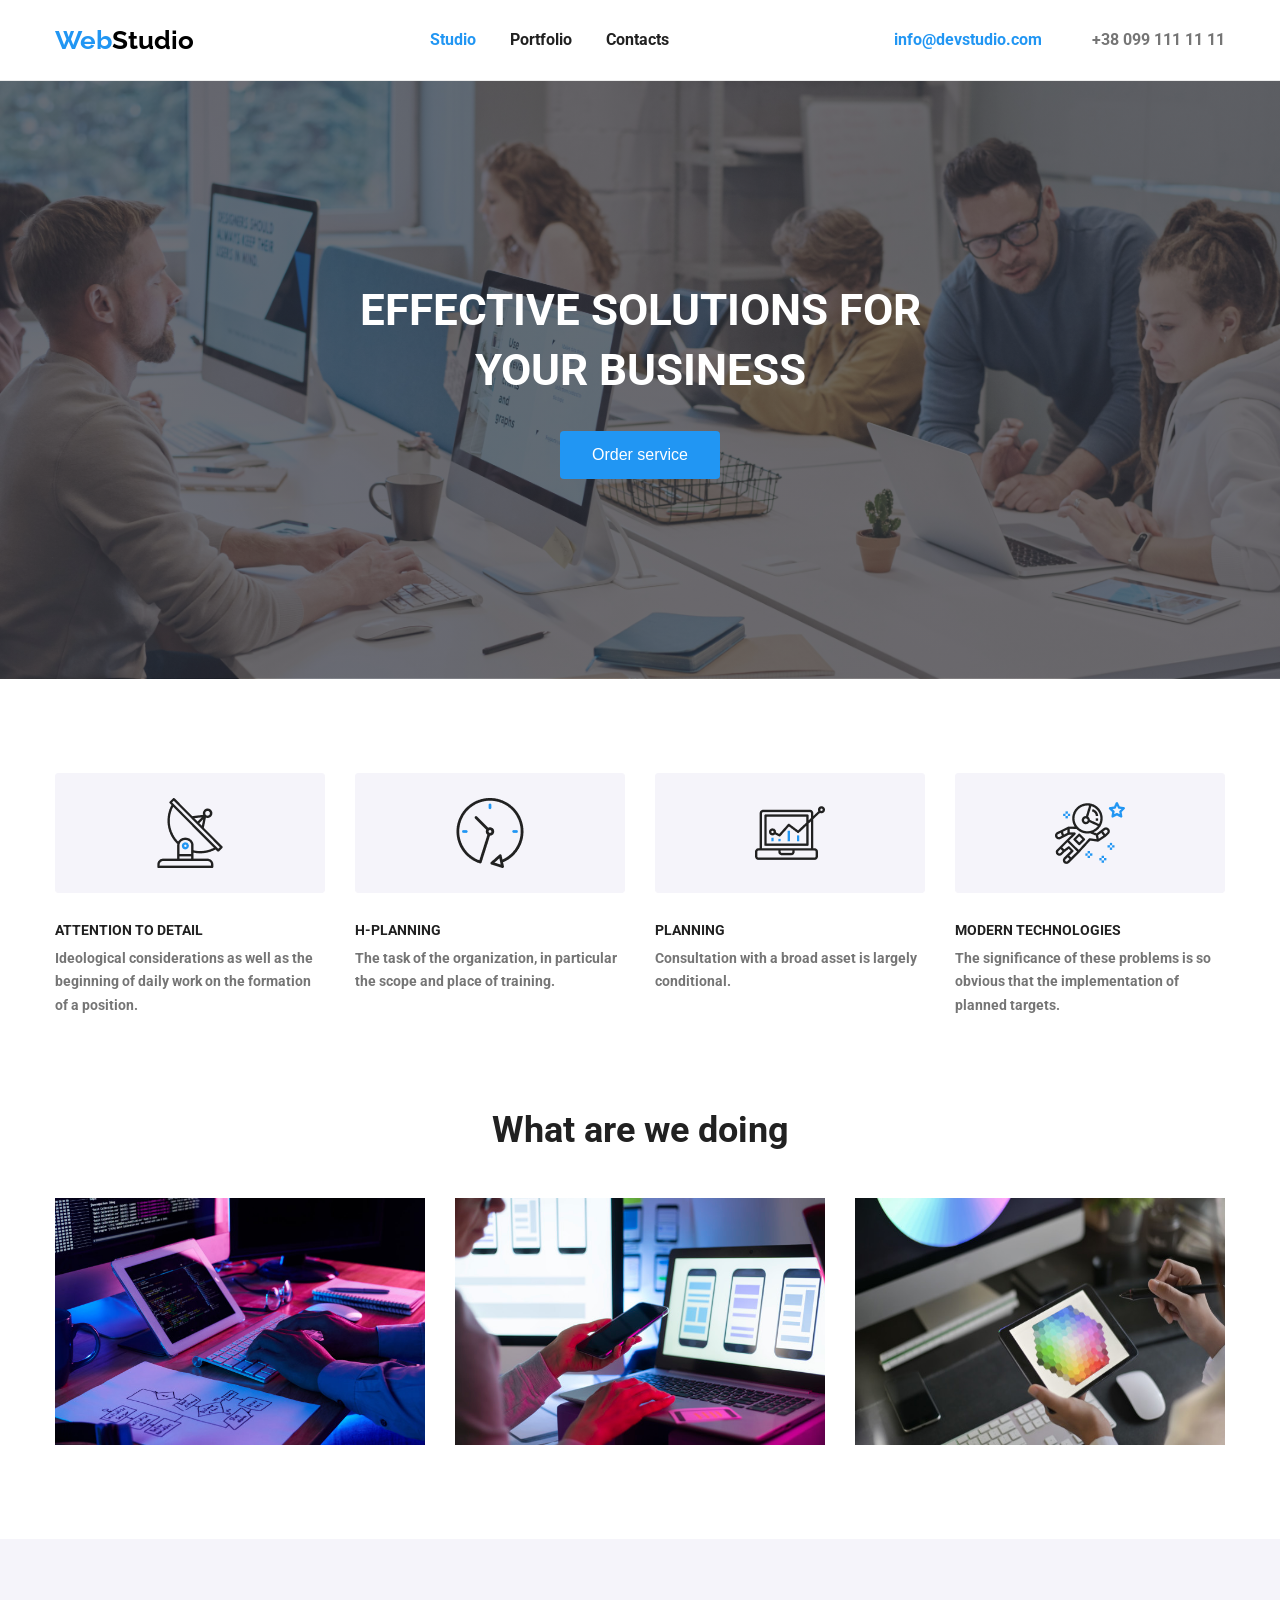
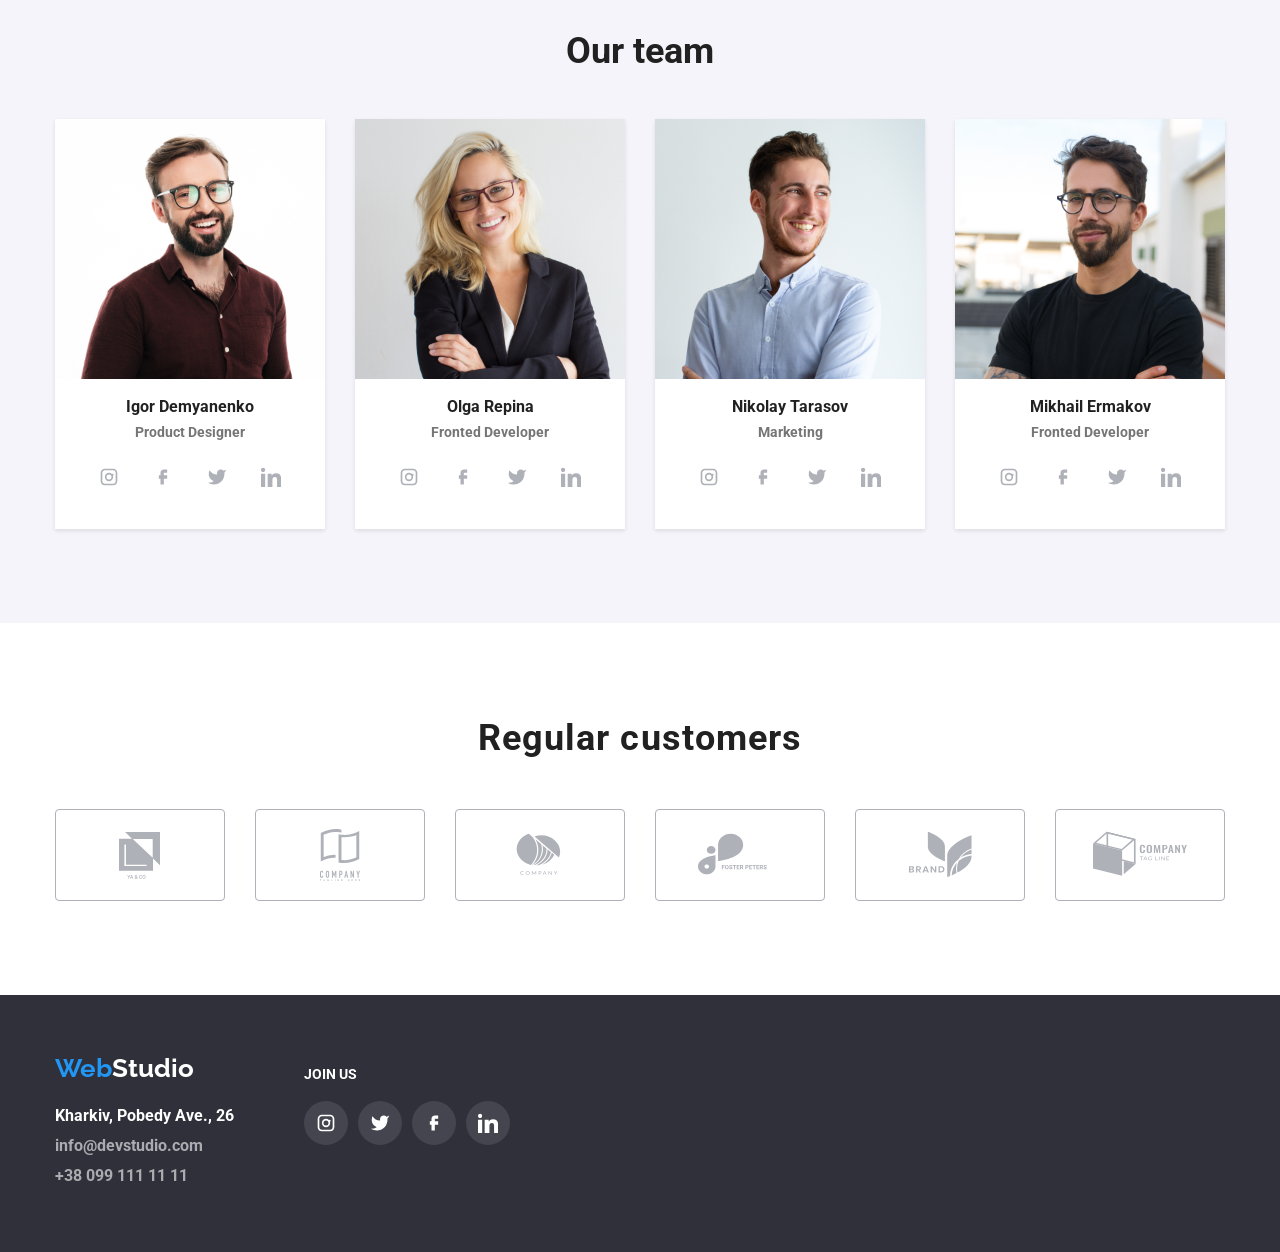
<file: index.html>
<!DOCTYPE html>
<html lang="uk">
<head>
  <meta charset="UTF-8" />
  <meta name="viewport" content="width=device-width, initial-scale=1.0"/>
  <title>WebStudio</title>
  <link rel="stylesheet" href="css/style.css"/>
</head>


<body>
<svg xmlns="http://www.w3.org/2000/svg" style="display: none">

  
  
  <symbol id="instagram" viewBox="0 0 24 24">
    <path fill="currentColor" d="M7 2C4.243 2 2 4.243 2 7v10c0 2.757 2.243 5 5 5h10c2.757 0 5-2.243 5-5V7c0-2.757-2.243-5-5-5H7zm10 2c1.654 0 3 1.346 3 3v10c0 1.654-1.346 3-3 3H7c-1.654 0-3-1.346-3-3V7c0-1.654 1.346-3 3-3h10zm-5 3a5 5 0 100 10 5 5 0 000-10zm0 2a3 3 0 110 6 3 3 0 010-6zm4.5-.9a1.1 1.1 0 100 2.2 1.1 1.1 0 000-2.2z" fill="currentColor"/>
  </symbol>

  
  <symbol id="facebook" viewBox="0 0 24 24">
    <path fill="currentColor" d="M13 3h4v4h-4v3h4v4h-4v7h-4v-7H7v-4h2V7c0-2.761 2.239-4 4-4z"/>
  </symbol>

  
  <symbol id="twitter" viewBox="0 0 24 24">
    <path fill="currentColor" d="M23 3a10.9 10.9 0 01-3.14 1.53A4.48 4.48 0 0012.07 8v1A10.66 10.66 0 013 4s-4 9 5 13a11.64 11.64 0 01-7 2c9 5 20 0 20-11.5a4.5 4.5 0 00-.08-.83A7.72 7.72 0 0023 3z" fill="currentColor"/>
  </symbol>

  
  <symbol id="linkedin" viewBox="0 0 24 24">
    <path fill="currentColor" d="M4.98 3.5C4.98 4.88 3.86 6 2.5 6S0 4.88 0 3.5 1.12 1 2.5 1 4.98 2.12 4.98 3.5zM0 8h5v16H0zM8 8h4.8v2.2h.1c.7-1.3 2.4-2.7 5-2.7 5.4 0 6.4 3.5 6.4 8.1V24h-5V16.2c0-1.9 0-4.3-2.6-4.3-2.6 0-3 2-3 4.1V24H8z" fill="currentColor"/>
  </symbol>
</svg>

<svg xmlns="http://www.w3.org/2000/svg" style="display: none"> 
 <symbol id="logo-6" viewBox="0 0 106 60">
  <path fill="currentColor" d="M38 7L45.0078 13.6341L32 13.6265V45.8137H66V33.507L73 40.1338V7H38ZM65.6924 32.7283L45.8226 13.918H65.6924V32.7283ZM59.5231 41.1055H37.3801V19.4579H38.9453V39.6397H59.5231V41.1055ZM42.6089 50.0991L41.791 51.7837L40.9731 50.0991H40.2871L41.481 52.3452V53.6538H42.1011V52.3452L43.2925 50.0991H42.6089ZM43.6367 53.6538L43.9248 52.8262H45.3018L45.5923 53.6538H46.2368L44.8916 50.0991H44.3374L42.9946 53.6538H43.6367ZM44.6133 50.8535L45.1284 52.3281H44.0981L44.6133 50.8535ZM47.8701 52.2427C47.7806 52.3794 47.7358 52.5299 47.7358 52.6943C47.7358 52.9938 47.8408 53.2371 48.0508 53.4243C48.2624 53.6099 48.5439 53.7026 48.8955 53.7026C49.2471 53.7026 49.5498 53.6074 49.8037 53.417L50.0039 53.6538H50.6924L50.1699 53.0361C50.375 52.7562 50.4775 52.3973 50.4775 51.9595H49.9624C49.9624 52.1987 49.9128 52.416 49.8135 52.6113L49.1274 51.8008L49.3691 51.625C49.54 51.5013 49.6629 51.3776 49.7378 51.2539C49.8127 51.1286 49.8501 50.9919 49.8501 50.8438C49.8501 50.6191 49.7671 50.4312 49.6011 50.2798C49.4367 50.1268 49.2251 50.0503 48.9663 50.0503C48.6798 50.0503 48.452 50.1317 48.2827 50.2944C48.1134 50.4556 48.0288 50.6753 48.0288 50.9536C48.0288 51.0675 48.0557 51.1855 48.1094 51.3076C48.1647 51.4297 48.2616 51.5778 48.3999 51.752C48.1362 51.9408 47.9596 52.1043 47.8701 52.2427ZM49.4741 53.0288C49.3 53.1623 49.1128 53.229 48.9126 53.229C48.7352 53.229 48.5936 53.1777 48.4878 53.0752C48.382 52.9727 48.3291 52.8392 48.3291 52.6748C48.3291 52.4844 48.4268 52.3151 48.6221 52.167L48.6978 52.1133L49.4741 53.0288ZM48.8369 51.4541C48.6693 51.2474 48.5854 51.0757 48.5854 50.939C48.5854 50.8201 48.6196 50.7217 48.688 50.6436C48.7563 50.5654 48.8483 50.5264 48.9639 50.5264C49.0713 50.5264 49.16 50.5597 49.23 50.6265C49.3 50.6916 49.335 50.7705 49.335 50.8633C49.335 51.0033 49.2845 51.118 49.1836 51.2075L49.1079 51.2686L48.8369 51.4541ZM54.623 53.3853C54.8672 53.172 55.0072 52.8758 55.043 52.4966H54.4277C54.3952 52.7505 54.3179 52.932 54.1958 53.041C54.0737 53.1501 53.8914 53.2046 53.6489 53.2046C53.3836 53.2046 53.1818 53.1037 53.0435 52.9019C52.9067 52.7 52.8384 52.4071 52.8384 52.0229V51.708C52.8416 51.3288 52.9149 51.0415 53.0581 50.8462C53.203 50.6493 53.4097 50.5508 53.6782 50.5508C53.9093 50.5508 54.0843 50.6077 54.2031 50.7217C54.3236 50.834 54.3984 51.0179 54.4277 51.2734H55.043C55.0039 50.8844 54.8647 50.5833 54.6255 50.3701C54.3862 50.1569 54.0705 50.0503 53.6782 50.0503C53.3869 50.0503 53.1297 50.1195 52.9067 50.2578C52.6854 50.3962 52.5153 50.5931 52.3965 50.8486C52.2777 51.1042 52.2183 51.3996 52.2183 51.7349V52.0669C52.2231 52.394 52.2842 52.6813 52.4014 52.9287C52.5186 53.1761 52.6846 53.3674 52.8994 53.5024C53.1159 53.6359 53.3657 53.7026 53.6489 53.7026C54.0542 53.7026 54.3789 53.5968 54.623 53.3853ZM58.2534 52.8872C58.3739 52.6235 58.4341 52.3175 58.4341 51.9692V51.7715C58.4325 51.4248 58.3706 51.1213 58.2485 50.8608C58.1265 50.5988 57.9531 50.3986 57.7285 50.2603C57.5055 50.1203 57.2492 50.0503 56.9595 50.0503C56.6698 50.0503 56.4126 50.1211 56.188 50.2627C55.965 50.4027 55.7917 50.6053 55.668 50.8706C55.5459 51.1359 55.4849 51.4419 55.4849 51.7886V51.9888C55.4865 52.3289 55.5483 52.6292 55.6704 52.8896C55.7941 53.1501 55.9683 53.3511 56.1929 53.4927C56.4191 53.6326 56.6763 53.7026 56.9644 53.7026C57.2557 53.7026 57.5129 53.6326 57.7358 53.4927C57.9604 53.3511 58.133 53.1493 58.2534 52.8872ZM57.5918 50.8779C57.7415 51.0879 57.8164 51.3898 57.8164 51.7837V51.9692C57.8164 52.3696 57.7423 52.674 57.5942 52.8823C57.4478 53.0907 57.2378 53.1948 56.9644 53.1948C56.6942 53.1948 56.4826 53.0882 56.3296 52.875C56.1782 52.6618 56.1025 52.3599 56.1025 51.9692V51.7642C56.1058 51.3817 56.1823 51.0863 56.332 50.8779C56.4834 50.668 56.6925 50.563 56.9595 50.563C57.2329 50.563 57.4437 50.668 57.5918 50.8779Z" fill="currentColor" />
 </symbol> 

<symbol id="logo-1" viewBox="0 0 106 60">
<path fill="currentColor"  d="M50.1136 6.93452H49.977C49.7671 6.92181 49.5571 6.91672 49.3471 6.91163H49.3471H49.3269H48.8918C48.4946 6.91163 48.0898 6.92181 47.6876 6.94215C47.6573 6.93994 47.6269 6.93994 47.5966 6.94215C43.9522 7.14863 40.3817 8.05951 37.0805 9.62492L36.6479 9.83344V31.9746L37.6598 31.6313C38.5477 31.3261 39.4938 31.0515 40.4728 30.7972C43.1193 30.1178 45.8367 29.7567 48.568 29.7216V32.6306C48.2062 32.6332 47.8546 32.6434 47.503 32.6612H47.4195C45.3175 32.7765 43.2317 33.0967 41.1913 33.6173C38.6072 34.2643 36.1143 35.2357 33.7716 36.5086V8.11189C36.2047 6.69275 38.8253 5.62687 41.5556 4.94596C43.9527 4.32705 46.4169 4.00931 48.8918 4H49.3193C49.8303 4.01271 50.3287 4.0356 50.7967 4.0712C52.0297 4.15778 53.2528 4.35263 54.4521 4.65353V7.51685C53.2874 7.24551 52.1032 7.06695 50.9105 6.98284C50.8863 6.98079 50.8621 6.97872 50.8379 6.97666C50.5911 6.95561 50.344 6.93452 50.1136 6.93452ZM55.1528 9.86138C55.7877 9.9097 56.4455 9.93259 57.1108 9.93259C59.7125 9.92307 62.3031 9.59083 64.8239 8.94339C67.4068 8.29396 69.8986 7.32178 72.2411 6.04956V33.9402C69.8067 35.3585 67.1853 36.4243 64.4546 37.1061C62.0571 37.7227 59.5931 38.0395 57.1184 38.0496C55.2433 38.0647 53.3737 37.8443 51.553 37.3935V9.32229C51.983 9.42146 52.4257 9.51301 52.876 9.58929C53.6147 9.7139 54.3939 9.80544 55.1528 9.86138ZM69.3471 10.0775L68.3352 10.4183C67.4042 10.7311 66.4657 11.0108 65.5221 11.26C62.7749 11.966 59.9514 12.3281 57.1158 12.3382C56.4556 12.3382 55.8485 12.3204 55.2616 12.2822L54.4546 12.2288V32.3178V35.0057L55.1477 35.0667C55.7903 35.1227 56.4531 35.1506 57.1209 35.1506C59.3544 35.1412 61.5781 34.8533 63.7412 34.2937C65.5223 33.8469 67.2552 33.2243 68.9145 32.4348L69.3471 32.2263V10.0775Z" fill="currentColor"/>
<path d="M35.7371 46.212C35.5917 46.0611 35.4163 45.9427 35.2224 45.8642C35.0284 45.7858 34.8203 45.7492 34.6114 45.7568C34.3888 45.7539 34.1678 45.7954 33.9613 45.8789C33.7719 45.9543 33.5998 46.0677 33.4553 46.212C33.3125 46.3568 33.2013 46.5301 33.129 46.7206C33.0497 46.9203 33.0101 47.1337 33.0126 47.3487V51.1427C33.0036 51.4101 33.0546 51.676 33.1619 51.9209C33.2514 52.1153 33.3807 52.2886 33.5413 52.4294C33.693 52.5571 33.871 52.6492 34.0625 52.699C34.2469 52.7508 34.4376 52.7774 34.6291 52.7778C34.8404 52.7799 35.0495 52.7348 35.2413 52.6456C35.4309 52.5626 35.6028 52.4434 35.7473 52.2947C35.8881 52.1473 36.0005 51.9748 36.0786 51.7861C36.1597 51.5948 36.201 51.3888 36.2001 51.1809V50.7562H35.2084V51.0944C35.2114 51.2099 35.1916 51.3248 35.1502 51.4326C35.1179 51.5134 35.0688 51.5862 35.006 51.6462C34.9446 51.6959 34.8742 51.733 34.7986 51.7556C34.7316 51.7779 34.6617 51.7899 34.5912 51.7912C34.5026 51.8015 34.413 51.7881 34.3312 51.7524C34.2495 51.7166 34.1786 51.6599 34.1257 51.5877C34.0322 51.4353 33.9864 51.2581 33.9942 51.0792V47.542C33.988 47.3458 34.0297 47.1511 34.1156 46.9749C34.1671 46.8948 34.2399 46.8309 34.3258 46.7904C34.4117 46.75 34.5071 46.7346 34.6013 46.746C34.6868 46.743 34.7717 46.7608 34.8488 46.798C34.9259 46.8352 34.9929 46.8907 35.044 46.9596C35.155 47.1053 35.213 47.2848 35.2084 47.4682V47.7963H36.19V47.4097C36.1919 47.1827 36.1507 46.9575 36.0685 46.746C35.9953 46.5473 35.8825 46.3656 35.7371 46.212Z" fill="currentColor"/>
<path d="M41.6289 46.169C41.3127 45.902 40.9136 45.7545 40.5007 45.752C40.2987 45.7528 40.0984 45.7889 39.9087 45.8588C39.7161 45.9278 39.5384 46.0331 39.3851 46.169C39.2208 46.3167 39.0897 46.4978 39.0005 46.7005C38.9006 46.9322 38.8515 47.1828 38.8563 47.4354V51.0743C38.8495 51.3302 38.8987 51.5846 39.0005 51.8193C39.0903 52.015 39.2215 52.1886 39.3851 52.3279C39.5367 52.4687 39.7147 52.5776 39.9087 52.6483C40.0984 52.7181 40.2987 52.7543 40.5007 52.7551C40.7027 52.7547 40.9031 52.7186 41.0926 52.6483C41.29 52.5766 41.4719 52.4679 41.6289 52.3279C41.7871 52.186 41.9145 52.0129 42.0033 51.8193C42.1051 51.5846 42.1544 51.3302 42.1475 51.0743V47.4354C42.1524 47.1828 42.1032 46.9322 42.0033 46.7005C41.9151 46.5 41.7878 46.3193 41.6289 46.169ZM41.166 51.0743C41.1743 51.1713 41.1609 51.2689 41.1268 51.36C41.0926 51.4511 41.0386 51.5333 40.9687 51.6007C40.8377 51.7105 40.6725 51.7707 40.5019 51.7707C40.3313 51.7707 40.1662 51.7105 40.0352 51.6007C39.9652 51.5333 39.9112 51.4511 39.8771 51.36C39.8429 51.2689 39.8295 51.1713 39.8379 51.0743V47.4354C39.8295 47.3384 39.8429 47.2407 39.8771 47.1496C39.9112 47.0585 39.9652 46.9763 40.0352 46.909C40.1662 46.7991 40.3313 46.739 40.5019 46.739C40.6725 46.739 40.8377 46.7991 40.9687 46.909C41.0386 46.9763 41.0926 47.0585 41.1268 47.1496C41.1609 47.2407 41.1743 47.3384 41.166 47.4354V51.0743Z" fill="currentColor"/>
<path d="M49.3673 52.6993V45.8105H48.4136L47.1614 49.4571H47.1437L45.8813 45.8105H44.9377V52.6993H45.9218V48.5086H45.9395L46.9033 51.4711H47.3941L48.3655 48.5086H48.3832V52.6993H49.3673Z" fill="currentColor"/>
<path d="M54.9581 46.294C54.8065 46.124 54.6153 45.9947 54.4015 45.9177C54.1712 45.8428 53.9302 45.8067 53.6881 45.8109H52.226V52.6996H53.2075V50.0092H53.7134C54.0197 50.0232 54.3244 49.9584 54.5988 49.8211C54.822 49.6971 55.0081 49.5154 55.1377 49.2947C55.2512 49.1114 55.3277 48.9075 55.3628 48.6945C55.4014 48.4353 55.4192 48.1734 55.4159 47.9113C55.4255 47.5805 55.3932 47.2498 55.3198 46.9272C55.2543 46.6888 55.1299 46.471 54.9581 46.294ZM54.4521 48.3945C54.4479 48.5192 54.4168 48.6415 54.361 48.753C54.3049 48.859 54.2162 48.9437 54.1081 48.9946C53.9627 49.0596 53.8041 49.0892 53.6451 49.0811H53.1974V46.739H53.7033C53.8557 46.7316 54.0075 46.7612 54.146 46.8255C54.2475 46.8837 54.3281 46.9727 54.3762 47.0798C54.4299 47.2008 54.4591 47.3313 54.4622 47.4638C54.4622 47.6087 54.4622 47.7613 54.4622 47.9215C54.4622 48.0817 54.4723 48.247 54.4622 48.3945H54.4521Z" fill="currentColor"/>
<path d="M59.6077 45.8105H58.8032L57.2854 52.6993H58.2669L58.5553 51.2193H59.8935L60.1819 52.6993H61.1635L59.6077 45.8105ZM58.702 50.281L59.1852 47.7838H59.2029L59.6836 50.281H58.702Z" fill="currentColor"/>
<path d="M65.9497 49.9606H65.932L64.4496 45.8105H63.506V52.6993H64.4875V48.5569H64.5078L66.0079 52.6993H66.9312V45.8105H65.9497V49.9606Z" fill="currentColor"/>
<path d="M71.9476 45.8105L71.1583 48.5493H71.1381L70.3488 45.8105H69.3091L70.6574 49.7877V52.6993H71.639V49.7877L72.9873 45.8105H71.9476Z" fill="currentColor"/>
<path d="M33 54.6442H33.4731V55.9716H33.7943V54.6442H34.2649V54.3721H33V54.6442Z" fill="currentColor"/>
<path d="M36.9767 54.3721L36.3569 55.9716H36.6984L36.83 55.6079H37.4675L37.6041 55.9716H37.9532L37.3182 54.3721H36.9767ZM36.9261 55.3384L37.1437 54.7459L37.3612 55.3384H36.9261Z" fill="currentColor"/>
<path d="M40.9079 55.3821H41.2773V55.5881C41.1694 55.6746 41.0358 55.722 40.8978 55.7229C40.8333 55.7265 40.7689 55.7145 40.7099 55.688C40.6509 55.6614 40.5991 55.6211 40.5588 55.5703C40.474 55.4485 40.4322 55.3017 40.4399 55.1533C40.4399 54.7973 40.5942 54.6193 40.9003 54.6193C40.9809 54.6112 41.0617 54.6325 41.128 54.6791C41.1944 54.7257 41.2419 54.7947 41.2621 54.8735L41.5783 54.8125C41.51 54.4997 41.2849 54.3421 40.9003 54.3421C40.6947 54.3366 40.4947 54.4103 40.3413 54.5481C40.2607 54.6276 40.1983 54.7239 40.1586 54.8302C40.1188 54.9365 40.1026 55.0502 40.1111 55.1634C40.1017 55.3823 40.1749 55.5966 40.316 55.7636C40.3943 55.8444 40.4892 55.9071 40.594 55.9475C40.6988 55.9879 40.8111 56.0049 40.9231 55.9975C41.1734 56.0045 41.4165 55.9133 41.6011 55.7432V55.1126H40.9079V55.3821Z" fill="currentColor"/>
<path d="M44.9226 54.3721H44.5988V55.9716H45.7194V55.6995H44.9226V54.3721Z" fill="currentColor"/>
<path d="M48.3175 54.3721H47.9937V55.9716H48.3175V54.3721Z" fill="currentColor"/>
<path d="M51.6365 55.4401L50.9813 54.3721H50.6676V55.9716H50.9686V54.9264L51.6112 55.9716H51.9325V54.3721H51.6365V55.4401Z" fill="currentColor"/>
<path d="M54.6368 55.2672H55.4337V54.9951H54.6368V54.6442H55.4944V54.3721H54.313V55.9716H55.5273V55.6995H54.6368V55.2672Z" fill="currentColor"/>
<path d="M61.9122 55.0027H61.2823V54.3721H60.9611V55.9716H61.2823V55.2723H61.9122V55.9716H62.2335V54.3721H61.9122V55.0027Z" fill="currentColor"/>
<path d="M64.9302 55.2672H65.7296V54.9951H64.9302V54.6442H65.7903V54.3721H64.6089V55.9716H65.8206V55.6995H64.9302V55.2672Z" fill="currentColor"/>
<path d="M69.0233 55.2674C69.3015 55.2241 69.4432 55.0766 69.4432 54.8224C69.4513 54.7543 69.441 54.6854 69.4134 54.6227C69.3858 54.5601 69.3419 54.5061 69.2863 54.4663C69.1415 54.3936 68.9799 54.3611 68.8183 54.3723H68.1404V55.9717H68.4617V55.303H68.5249C68.5934 55.2987 68.6619 55.3109 68.7247 55.3386C68.7717 55.3675 68.8108 55.4077 68.8386 55.4555L69.1877 55.9641H69.5722L69.3774 55.6513C69.2913 55.4969 69.1699 55.3653 69.0233 55.2674ZM68.6994 55.0461H68.4617V54.6444H68.7146C68.8248 54.6354 68.9357 54.6484 69.041 54.6825C69.0644 54.7031 69.0828 54.7288 69.095 54.7576C69.1072 54.7865 69.1127 54.8176 69.1113 54.8489C69.1098 54.8802 69.1014 54.9107 69.0866 54.9382C69.0718 54.9658 69.051 54.9896 69.0258 55.008C68.9202 55.0404 68.8096 55.0533 68.6994 55.0461Z" fill="currentColor"/>
<path d="M72.1096 55.2672H72.9064V54.9951H72.1096V54.6442H72.9697V54.3721H71.7858V55.9716H73V55.6995H72.1096V55.2672Z" fill="currentColor"/>

</symbol>



<symbol id="logo-2" viewBox="0 0 106 60">
  <path fill="currentColor" d="M36.4063 49.1018C36.4222 49.1022 36.4379 49.1053 36.4524 49.111C36.4669 49.1167 36.4799 49.1248 36.4908 49.135L36.7089 49.3435C36.5396 49.5122 36.3304 49.6472 36.0955 49.7391C35.8204 49.8395 35.5239 49.8879 35.2257 49.8813C34.9455 49.8863 34.6671 49.8411 34.4078 49.7486C34.1739 49.6636 33.9638 49.536 33.7916 49.3743C33.6159 49.2065 33.4805 49.01 33.3935 48.7962C33.2982 48.5578 33.2512 48.3069 33.2545 48.0546C33.2506 47.8007 33.3015 47.5483 33.4044 47.3107C33.4997 47.0955 33.6433 46.8989 33.827 46.7326C34.0132 46.5694 34.2359 46.4412 34.4814 46.3558C34.7499 46.2654 35.0359 46.2203 35.3239 46.2232C35.5914 46.2175 35.8575 46.2586 36.1064 46.344C36.3223 46.4254 36.5206 46.5384 36.6926 46.6781L36.5099 46.9008C36.4973 46.9165 36.4816 46.9301 36.4635 46.941C36.442 46.9539 36.4159 46.9598 36.3899 46.9576C36.3616 46.9559 36.3343 46.9478 36.3109 46.9339L36.2127 46.8747L36.0764 46.7989C36.0175 46.7707 35.9565 46.7462 35.8937 46.7255C35.8128 46.7003 35.7299 46.6805 35.6456 46.6662C35.5386 46.6491 35.4299 46.6412 35.3211 46.6425C35.1138 46.6403 34.908 46.6741 34.7159 46.742C34.5367 46.805 34.375 46.9003 34.2415 47.0216C34.1055 47.1507 34.0007 47.3021 33.9334 47.467C33.8566 47.6556 33.8187 47.8545 33.8216 48.0546C33.8183 48.2578 33.8561 48.4598 33.9334 48.6516C33.9999 48.8151 34.1027 48.9656 34.236 49.0947C34.3609 49.215 34.5157 49.309 34.6886 49.3695C34.8666 49.4336 35.0576 49.4659 35.2503 49.4643C35.3615 49.4658 35.4728 49.4594 35.5829 49.4453C35.7627 49.4263 35.9351 49.372 36.0873 49.2866C36.1636 49.2429 36.2356 49.1937 36.3027 49.1397C36.3307 49.1165 36.3676 49.103 36.4063 49.1018Z" fill="currentColor"/>
<path d="M42.7044 48.0537C42.7078 48.3051 42.6579 48.5548 42.5572 48.7905C42.4684 49.0042 42.3284 49.1992 42.1465 49.3625C41.9646 49.5259 41.745 49.6539 41.5021 49.7381C40.9683 49.915 40.3782 49.915 39.8444 49.7381C39.603 49.6526 39.3848 49.5243 39.2037 49.3614C39.0219 49.1951 38.8809 48.9984 38.7893 48.7834C38.5929 48.3062 38.5929 47.7846 38.7893 47.3074C38.8823 47.0922 39.0231 46.895 39.2037 46.727C39.3864 46.5693 39.6045 46.4459 39.8444 46.3646C40.3775 46.1845 40.969 46.1845 41.5021 46.3646C41.7443 46.45 41.9634 46.5783 42.1455 46.7412C42.325 46.9059 42.465 47.1 42.5572 47.3122C42.6582 47.5494 42.7081 47.8008 42.7044 48.0537ZM42.1319 48.0537C42.1362 47.8526 42.1011 47.6523 42.0283 47.4614C41.9672 47.2979 41.8679 47.1471 41.7366 47.0184C41.6087 46.8967 41.4513 46.8012 41.2758 46.7389C40.8879 46.6093 40.4586 46.6093 40.0707 46.7389C39.8952 46.8012 39.7378 46.8967 39.6099 47.0184C39.4768 47.1463 39.3764 47.2973 39.3155 47.4614C39.1768 47.8471 39.1768 48.2603 39.3155 48.646C39.377 48.8098 39.4773 48.9607 39.6099 49.089C39.7379 49.2099 39.8953 49.3046 40.0707 49.3661C40.4593 49.4924 40.8872 49.4924 41.2758 49.3661C41.4512 49.3046 41.6086 49.2099 41.7366 49.089C41.8673 48.96 41.9665 48.8093 42.0283 48.646C42.1015 48.4551 42.1365 48.2548 42.1319 48.0537Z" fill="currentColor"/>
<path d="M47.0013 48.6746L47.0586 48.8072C47.0804 48.7599 47.0995 48.7172 47.1213 48.6746C47.1421 48.63 47.1657 48.5865 47.1922 48.5443L48.5854 46.3437C48.6127 46.3058 48.6372 46.2821 48.6645 46.275C48.7015 46.2652 48.7403 46.2612 48.779 46.2632H49.1907V49.8424H48.7026V47.2107C48.7026 47.1775 48.7026 47.1396 48.7026 47.0994C48.7 47.0583 48.7 47.0172 48.7026 46.9762L47.3012 49.2076C47.2834 49.241 47.255 49.2692 47.2192 49.289C47.1834 49.3087 47.1418 49.3191 47.0995 49.3189H47.0204C46.9779 49.3194 46.9362 49.3091 46.9004 49.2894C46.8646 49.2696 46.8362 49.2412 46.8186 49.2076L45.3763 46.962C45.3763 47.0046 45.3763 47.0472 45.3763 47.0899C45.3763 47.1325 45.3763 47.1704 45.3763 47.2036V49.8353H44.9047V46.2632H45.3164C45.355 46.2612 45.3938 46.2652 45.4309 46.275C45.4647 46.2896 45.4916 46.3139 45.5072 46.3437L46.9304 48.5467C46.9584 48.5874 46.9821 48.6302 47.0013 48.6746Z" fill="currentColor"/>
<path d="M52.2444 48.4967V49.8374H51.6991V46.2631H52.9151C53.1446 46.2592 53.3735 46.2856 53.594 46.3412C53.7705 46.3847 53.9341 46.4606 54.0739 46.5639C54.195 46.6607 54.2883 46.7807 54.3465 46.9145C54.4109 47.0603 54.4423 47.2155 54.4392 47.3716C54.4416 47.5284 54.4073 47.6839 54.3383 47.8288C54.2728 47.9659 54.1721 48.0882 54.0439 48.1864C53.904 48.294 53.7395 48.3747 53.5613 48.4233C53.349 48.4822 53.127 48.5103 52.9042 48.5062L52.2444 48.4967ZM52.2444 48.113H52.9042C53.0475 48.1146 53.1902 48.0962 53.3268 48.0585C53.4395 48.0256 53.5433 47.9732 53.6322 47.9046C53.7141 47.839 53.7775 47.758 53.8176 47.6677C53.8622 47.5722 53.8844 47.4699 53.883 47.3669C53.8893 47.2675 53.8707 47.1681 53.8283 47.0757C53.7859 46.9832 53.7208 46.8999 53.6376 46.8315C53.4293 46.6902 53.1677 46.6218 52.9042 46.6397H52.2444V48.113Z" fill="currentColor"/>
<path d="M59.5731 49.8423H59.1423C59.0991 49.8437 59.0566 49.832 59.0223 49.8091C58.9914 49.7868 58.9671 49.7584 58.9514 49.7262L58.5806 48.8615H56.7185L56.334 49.7262C56.3199 49.7578 56.2964 49.7856 56.2659 49.8067C56.2312 49.831 56.1877 49.8436 56.1432 49.8423H55.7124L57.3483 46.2627H57.9154L59.5731 49.8423ZM56.8739 48.5133H58.4116L57.7627 47.0563C57.7131 46.9467 57.6721 46.8343 57.64 46.7199L57.5773 46.9071C57.5582 46.9639 57.5364 47.016 57.5173 47.0587L56.8739 48.5133Z" fill="currentColor"/>
<path d="M61.9288 46.2794C61.9614 46.2949 61.9894 46.3168 62.0106 46.3433L64.3962 49.0416C64.3962 48.9989 64.3962 48.9563 64.3962 48.916C64.3962 48.8758 64.3962 48.8355 64.3962 48.7976V46.2628H64.8843V49.8423H64.6116C64.5729 49.8433 64.5345 49.836 64.4998 49.821C64.4662 49.8039 64.4365 49.7814 64.4126 49.7546L62.0297 47.0587C62.0323 47.0998 62.0323 47.1409 62.0297 47.1819C62.0297 47.2222 62.0297 47.2577 62.0297 47.2909V49.8423H61.5416V46.2628H61.8306C61.8644 46.262 61.8979 46.2676 61.9288 46.2794Z" fill="currentColor"/>
<path d="M68.9031 48.4193V49.8407H68.3578V48.4193L66.8501 46.2635H67.3381C67.3802 46.2614 67.4218 46.2723 67.4554 46.2943C67.4851 46.3173 67.51 46.3446 67.529 46.3749L68.4724 47.7655C68.5105 47.8247 68.5432 47.8792 68.5705 47.9313C68.5978 47.9834 68.6196 48.0332 68.6387 48.0829L68.7096 47.9289C68.736 47.8726 68.767 47.818 68.8023 47.7655L69.732 46.3654C69.7516 46.3375 69.7754 46.312 69.8029 46.2896C69.8352 46.265 69.8772 46.2523 69.9201 46.2541H70.4136L68.9031 48.4193Z" fill="currentColor"/>
<path d="M46.7314 40.2563C46.9686 40.2823 47.2086 40.3036 47.4512 40.3226C51.1301 38.8927 54.2422 36.5525 56.3987 33.5943C58.5552 30.6362 59.6603 27.1914 59.5759 23.6905L55.5216 20.168C56.346 23.8953 55.9604 27.7483 54.408 31.2961C52.8555 34.8438 50.1976 37.9462 46.7314 40.2563Z" fill="currentColor"/>
<path d="M45.2837 40.0929L45.3928 40.1118C49.0966 37.81 51.9205 34.5957 53.4993 30.8845C55.078 27.1733 55.3389 23.1359 54.2483 19.2945L48.4737 14.2773C50.8094 18.4014 51.7495 23.0168 51.1848 27.5868C50.6201 32.1568 48.5737 36.4936 45.2837 40.0929Z" fill="currentColor"/>
<path d="M64.868 27.8271C63.8869 31.6737 61.5042 35.1429 58.0736 37.7195C57.0717 38.4761 55.991 39.1502 54.8455 39.733C57.6389 39.0196 60.2065 37.7584 62.3503 36.0466C64.494 34.3347 66.1567 32.218 67.21 29.8596L64.868 27.8271Z" fill="currentColor"/>
<path d="M63.949 27.2604L60.6146 24.3633C60.5508 27.6664 59.47 30.8944 57.4845 33.7117C55.499 36.5291 52.6813 38.833 49.3242 40.3841H49.3406C50.0887 40.3838 50.8362 40.3451 51.579 40.268C54.7164 39.1554 57.488 37.3853 59.6464 35.1156C61.8049 32.8459 63.283 30.1472 63.949 27.2604Z" fill="currentColor"/>
<path d="M45.7663 12.1612L41.7883 8.7002C38.2322 9.89415 35.1738 11.9931 33.0134 14.7223C30.8529 17.4515 29.6912 20.6838 29.6801 23.9961V23.9961C29.6934 27.6562 31.1113 31.2079 33.7093 34.089C36.3073 36.9702 39.9371 39.0162 44.0241 39.9033C47.6725 36.0412 49.8086 31.269 50.1219 26.28C50.4352 21.291 48.9094 16.3452 45.7663 12.1612Z" fill="currentColor"/>
<path d="M73.1401 26.7277C73.1257 22.3852 71.1339 18.2242 67.5997 15.1535C64.0656 12.0829 59.2764 10.3524 54.2784 10.3399C51.9688 10.3378 49.6789 10.7081 47.5249 11.4319L71.8805 32.593C72.7144 30.7225 73.1415 28.7337 73.1401 26.7277Z" fill="currentColor"/>

</symbol>


<symbol id="logo-3" viewBox="0 0 106 60">
 <path fill="currentColor" d="M24.1462 21.1035H24.1433C21.7453 21.1035 19.8013 22.8311 19.8013 24.9622V24.9647C19.8013 27.0958 21.7453 28.8234 24.1433 28.8234H24.1462C26.5442 28.8234 28.4882 27.0958 28.4882 24.9647V24.9622C28.4882 22.8311 26.5442 21.1035 24.1462 21.1035Z" fill="currentColor"/>
<path d="M56.195 19.8695C56.1882 16.9095 54.8623 14.0725 52.5074 11.9792C50.1525 9.88592 46.9604 8.70692 43.6297 8.7002V8.7002C40.298 8.70557 37.1045 9.88398 34.7484 11.9774C32.3922 14.0708 31.0655 16.9087 31.0587 19.8695V36.1924C31.0587 36.1924 56.1922 33.7047 56.195 19.8721V19.8695Z" fill="currentColor"/>
<path d="M11 41.5495C11.006 43.6091 11.9291 45.5828 13.5676 47.0394C15.2061 48.496 17.4267 49.317 19.7442 49.3231C22.0612 49.317 24.2814 48.4963 25.9197 47.0403C27.5581 45.5843 28.4816 43.6112 28.4884 41.552V30.1943C28.4884 30.1943 11 31.9266 11 41.5495ZM19.7442 43.5844C19.2913 43.5844 18.8486 43.4651 18.472 43.2415C18.0955 43.0179 17.802 42.7001 17.6287 42.3282C17.4554 41.9564 17.41 41.5472 17.4984 41.1525C17.5867 40.7577 17.8048 40.3951 18.125 40.1105C18.4453 39.8259 18.8533 39.6321 19.2975 39.5536C19.7416 39.4751 20.202 39.5154 20.6205 39.6694C21.0389 39.8234 21.3965 40.0843 21.6481 40.4189C21.8997 40.7535 22.034 41.147 22.034 41.5495C22.0351 41.8173 21.9767 42.0828 21.8622 42.3306C21.7476 42.5783 21.5791 42.8036 21.3664 42.9933C21.1536 43.1831 20.9008 43.3337 20.6224 43.4364C20.3441 43.5392 20.0456 43.5921 19.7442 43.5921V43.5844Z" fill="currentColor"/>
<path d="M37.4177 42.4639H35.7302V44.207H34.8513V39.9414H37.6287V40.6533H35.7302V41.7549H37.4177V42.4639ZM41.6423 42.1709C41.6423 42.5908 41.5681 42.959 41.4197 43.2754C41.2712 43.5918 41.0583 43.8359 40.781 44.0078C40.5056 44.1797 40.1892 44.2656 39.8318 44.2656C39.4783 44.2656 39.1628 44.1807 38.8855 44.0107C38.6082 43.8408 38.3933 43.5986 38.241 43.2842C38.0886 42.9678 38.0115 42.6045 38.0095 42.1943V41.9834C38.0095 41.5635 38.0847 41.1943 38.2351 40.876C38.3875 40.5557 38.6013 40.3105 38.8767 40.1406C39.1541 39.9688 39.4705 39.8828 39.8259 39.8828C40.1814 39.8828 40.4968 39.9688 40.7722 40.1406C41.0496 40.3105 41.2634 40.5557 41.4138 40.876C41.5662 41.1943 41.6423 41.5625 41.6423 41.9805V42.1709ZM40.7517 41.9775C40.7517 41.5303 40.6716 41.1904 40.5115 40.958C40.3513 40.7256 40.1228 40.6094 39.8259 40.6094C39.531 40.6094 39.3035 40.7246 39.1433 40.9551C38.9832 41.1836 38.9021 41.5195 38.9001 41.9629V42.1709C38.9001 42.6064 38.9802 42.9443 39.1404 43.1846C39.3005 43.4248 39.531 43.5449 39.8318 43.5449C40.1267 43.5449 40.3533 43.4297 40.5115 43.1992C40.6697 42.9668 40.7498 42.6289 40.7517 42.1855V41.9775ZM44.4929 43.0879C44.4929 42.9219 44.4343 42.7949 44.3171 42.707C44.2 42.6172 43.989 42.5234 43.6843 42.4258C43.3796 42.3262 43.1384 42.2285 42.9607 42.1328C42.4763 41.8711 42.2341 41.5186 42.2341 41.0752C42.2341 40.8447 42.2986 40.6396 42.4275 40.46C42.5583 40.2783 42.7449 40.1367 42.9871 40.0352C43.2312 39.9336 43.5046 39.8828 43.8074 39.8828C44.1121 39.8828 44.3835 39.9385 44.6218 40.0498C44.8601 40.1592 45.0447 40.3145 45.1755 40.5156C45.3083 40.7168 45.3748 40.9453 45.3748 41.2012H44.4958C44.4958 41.0059 44.4343 40.8545 44.3113 40.7471C44.1882 40.6377 44.0154 40.583 43.7927 40.583C43.5779 40.583 43.4109 40.6289 43.2917 40.7207C43.1726 40.8105 43.113 40.9297 43.113 41.0781C43.113 41.2168 43.1824 41.333 43.321 41.4268C43.4617 41.5205 43.6677 41.6084 43.9392 41.6904C44.4392 41.8408 44.8035 42.0273 45.032 42.25C45.2605 42.4727 45.3748 42.75 45.3748 43.082C45.3748 43.4512 45.2351 43.7412 44.9558 43.9521C44.6765 44.1611 44.3005 44.2656 43.8279 44.2656C43.4998 44.2656 43.2009 44.2061 42.9314 44.0869C42.6619 43.9658 42.4558 43.8008 42.3132 43.5918C42.1726 43.3828 42.1023 43.1406 42.1023 42.8652H42.9841C42.9841 43.3359 43.2654 43.5713 43.8279 43.5713C44.0369 43.5713 44.2 43.5293 44.3171 43.4453C44.4343 43.3594 44.4929 43.2402 44.4929 43.0879ZM49.1833 40.6533H47.8767V44.207H46.9978V40.6533H45.7087V39.9414H49.1833V40.6533ZM52.2537 42.3584H50.5662V43.501H52.5466V44.207H49.6873V39.9414H52.5408V40.6533H50.5662V41.6699H52.2537V42.3584ZM54.6414 42.6455H53.9412V44.207H53.0623V39.9414H54.6472C55.1511 39.9414 55.5398 40.0537 55.8132 40.2783C56.0867 40.5029 56.2234 40.8203 56.2234 41.2305C56.2234 41.5215 56.1599 41.7646 56.033 41.96C55.908 42.1533 55.7175 42.3076 55.4617 42.4229L56.3845 44.166V44.207H55.4412L54.6414 42.6455ZM53.9412 41.9336H54.6501C54.8708 41.9336 55.0417 41.8779 55.1628 41.7666C55.2839 41.6533 55.3445 41.498 55.3445 41.3008C55.3445 41.0996 55.2869 40.9414 55.1716 40.8262C55.0583 40.7109 54.8835 40.6533 54.6472 40.6533H53.9412V41.9336ZM59.2673 42.7041V44.207H58.3884V39.9414H60.0525C60.3728 39.9414 60.6541 40 60.8962 40.1172C61.1404 40.2344 61.3279 40.4014 61.4587 40.6182C61.5896 40.833 61.655 41.0781 61.655 41.3535C61.655 41.7715 61.5115 42.1016 61.2244 42.3438C60.9392 42.584 60.5437 42.7041 60.0378 42.7041H59.2673ZM59.2673 41.9922H60.0525C60.2849 41.9922 60.4617 41.9375 60.5828 41.8281C60.7058 41.7188 60.7673 41.5625 60.7673 41.3594C60.7673 41.1504 60.7058 40.9814 60.5828 40.8525C60.4597 40.7236 60.2898 40.6572 60.073 40.6533H59.2673V41.9922ZM64.8279 42.3584H63.1404V43.501H65.1208V44.207H62.2615V39.9414H65.115V40.6533H63.1404V41.6699H64.8279V42.3584ZM68.906 40.6533H67.5994V44.207H66.7205V40.6533H65.4314V39.9414H68.906V40.6533ZM71.9763 42.3584H70.2888V43.501H72.2693V44.207H69.4099V39.9414H72.2634V40.6533H70.2888V41.6699H71.9763V42.3584ZM74.364 42.6455H73.6638V44.207H72.7849V39.9414H74.3699C74.8738 39.9414 75.2625 40.0537 75.5359 40.2783C75.8093 40.5029 75.946 40.8203 75.946 41.2305C75.946 41.5215 75.8826 41.7646 75.7556 41.96C75.6306 42.1533 75.4402 42.3076 75.1843 42.4229L76.1072 44.166V44.207H75.1638L74.364 42.6455ZM73.6638 41.9336H74.3728C74.5935 41.9336 74.7644 41.8779 74.8855 41.7666C75.0066 41.6533 75.0671 41.498 75.0671 41.3008C75.0671 41.0996 75.0095 40.9414 74.8943 40.8262C74.781 40.7109 74.6062 40.6533 74.3699 40.6533H73.6638V41.9336ZM78.8289 43.0879C78.8289 42.9219 78.7703 42.7949 78.6531 42.707C78.5359 42.6172 78.325 42.5234 78.0203 42.4258C77.7156 42.3262 77.4744 42.2285 77.2966 42.1328C76.8123 41.8711 76.5701 41.5186 76.5701 41.0752C76.5701 40.8447 76.6345 40.6396 76.7634 40.46C76.8943 40.2783 77.0808 40.1367 77.323 40.0352C77.5671 39.9336 77.8406 39.8828 78.1433 39.8828C78.448 39.8828 78.7195 39.9385 78.9578 40.0498C79.196 40.1592 79.3806 40.3145 79.5115 40.5156C79.6443 40.7168 79.7107 40.9453 79.7107 41.2012H78.8318C78.8318 41.0059 78.7703 40.8545 78.6472 40.7471C78.5242 40.6377 78.3513 40.583 78.1287 40.583C77.9138 40.583 77.7468 40.6289 77.6277 40.7207C77.5085 40.8105 77.449 40.9297 77.449 41.0781C77.449 41.2168 77.5183 41.333 77.657 41.4268C77.7976 41.5205 78.0037 41.6084 78.2751 41.6904C78.7751 41.8408 79.1394 42.0273 79.3679 42.25C79.5964 42.4727 79.7107 42.75 79.7107 43.082C79.7107 43.4512 79.571 43.7412 79.2917 43.9521C79.0125 44.1611 78.6365 44.2656 78.1638 44.2656C77.8357 44.2656 77.5369 44.2061 77.2673 44.0869C76.9978 43.9658 76.7917 43.8008 76.6492 43.5918C76.5085 43.3828 76.4382 43.1406 76.4382 42.8652H77.3201C77.3201 43.3359 77.6013 43.5713 78.1638 43.5713C78.3728 43.5713 78.5359 43.5293 78.6531 43.4453C78.7703 43.3594 78.8289 43.2402 78.8289 43.0879Z" fill="currentColor"/>

</symbol>


<symbol id="logo-4" viewBox="0 0 106 60">
<path d="M26.7569 44.7349C27.0006 45.011 27.1304 45.3569 27.1236 45.7118C27.136 45.9434 27.0914 46.1745 26.993 46.3881C26.8947 46.6018 26.7451 46.7924 26.5554 46.9459C26.082 47.2732 25.4956 47.4333 24.9037 47.3966H22V41.2051H24.8442C25.4057 41.1709 25.9626 41.3163 26.42 41.6165C26.6036 41.7572 26.7491 41.9351 26.8448 42.1362C26.9406 42.3372 26.984 42.5559 26.9716 42.7749C26.9883 43.1164 26.8712 43.4522 26.6413 43.7216C26.4206 43.9676 26.1156 44.1382 25.7758 44.2056C26.161 44.2699 26.5087 44.4575 26.7569 44.7349ZM23.3511 43.8003H24.5667C24.843 43.819 25.1174 43.7459 25.3397 43.5946C25.431 43.5188 25.502 43.4249 25.5473 43.32C25.5925 43.2151 25.6108 43.1021 25.6007 42.9896C25.6093 42.8776 25.5906 42.7653 25.5461 42.6607C25.5015 42.5561 25.4322 42.4618 25.343 42.3847C25.1141 42.2291 24.8312 42.1549 24.5469 42.176H23.3511V43.8003ZM25.4587 46.1746C25.5562 46.0971 25.6329 46 25.6828 45.8908C25.7326 45.7817 25.7543 45.6635 25.7461 45.5455C25.7535 45.4261 25.7309 45.3067 25.6799 45.1965C25.6289 45.0864 25.551 44.9885 25.4521 44.9103C25.2142 44.7488 24.9217 44.6696 24.6262 44.6865H23.3511V46.3894H24.6427C24.9334 46.4047 25.2212 46.329 25.4587 46.1746Z" fill="currentColor"/>
<path d="M32.5709 47.3973L30.9886 44.9776H30.394V47.3973H29.033V41.2058H31.6096C32.2591 41.1643 32.9012 41.3527 33.4034 41.7321C33.7635 42.0682 33.9808 42.511 34.0159 42.9807C34.051 43.4504 33.9018 43.9162 33.595 44.294C33.2771 44.6275 32.8428 44.8498 32.3661 44.9231L34.0508 47.3973H32.5709ZM30.394 44.1337H31.5072C32.2802 44.1337 32.6667 43.8212 32.6667 43.1961C32.6746 43.0684 32.6534 42.9407 32.6045 42.8209C32.5556 42.7011 32.48 42.592 32.3826 42.5004C32.1383 42.3144 31.8237 42.2242 31.5072 42.2494H30.3807L30.394 44.1337Z" fill="currentColor"/>
<path d="M40.0101 46.1502H37.298L36.819 47.3963H35.392L37.8827 41.2744H39.4254L41.9063 47.3963H40.4792L40.0101 46.1502ZM39.6467 45.2125L38.6557 42.5992L37.6647 45.2125H39.6467Z" fill="currentColor"/>
<path d="M49.3225 47.3965H47.9714L44.9421 43.1862V47.3965H43.5944V41.2051H44.9421L47.9714 45.4396V41.2051H49.3225V47.3965Z" fill="currentColor"/>
<path d="M57.0326 45.9148C56.7532 46.3822 56.3276 46.7625 55.8103 47.0067C55.2222 47.2786 54.5695 47.4127 53.9109 47.3968H51.506V41.2054H53.9109C54.5684 41.1896 55.2202 41.3204 55.8103 41.5865C56.3275 41.8251 56.7536 42.2016 57.0326 42.6663C57.3107 43.1698 57.4556 43.7262 57.4556 44.2905C57.4556 44.8548 57.3107 45.4112 57.0326 45.9148ZM55.4866 45.7665C55.8722 45.3552 56.0842 44.8311 56.0842 44.289C56.0842 43.7469 55.8722 43.2228 55.4866 42.8115C55.0205 42.4389 54.4127 42.2498 53.7952 42.2852H52.8571V46.2928H53.7952C54.4127 46.3282 55.0205 46.1391 55.4866 45.7665Z" fill="currentColor"/>
<path d="M40.8558 6.7666C40.8558 6.7666 58.2945 12.7947 57.9245 21.5178V36.2721C57.9245 36.2721 40.4991 30.2409 40.8624 21.5178L40.8558 6.7666Z" fill="currentColor"/>
<path d="M73.4603 32.8181C76.7538 30.7428 80.5633 29.4574 84.5399 29.0796V24.4609C79.9579 26.0779 76.0709 29.0098 73.4603 32.8181Z" fill="currentColor"/>
<path d="M71.4816 34.2094C74.1773 29.2395 78.8505 25.4045 84.54 23.493V10.1846C84.54 10.1846 59.705 18.7716 60.2303 31.1938V52.2C60.2303 52.2 61.3369 51.8159 63.0778 51.096C63.0778 50.4246 63.0778 49.747 63.1571 49.0665C63.6711 43.2995 66.6654 37.9554 71.4816 34.2094Z" fill="currentColor"/>
<path d="M69.1197 42.013C69.2502 40.5561 69.5413 39.1151 69.9885 37.7119C66.9896 40.947 65.1734 44.9613 64.7956 49.1905C64.7592 49.5897 64.7394 49.989 64.7295 50.4003C66.14 49.7803 67.7818 49.006 69.5062 48.0956C69.0662 46.0947 68.936 44.0471 69.1197 42.013Z" fill="currentColor"/>
<path d="M70.1074 42.0886C69.9421 43.9289 70.0454 45.7812 70.4146 47.5965C77.1998 43.8792 84.8241 38.1354 84.5301 31.1938V30.5889C79.6823 31.0855 75.1468 33.0259 71.6204 36.1119C70.7947 38.0243 70.2848 40.0386 70.1074 42.0886Z" fill="currentColor"/>

</symbol>


<symbol id="logo-5" viewBox="0 0 106 60">
  <path fill="currentColor" d="M53.425 27.4081C52.9819 26.8183 52.7699 26.1212 52.8203 25.4195V22.5363C52.8203 21.6525 53.0207 20.9808 53.4216 20.5213C53.8224 20.0618 54.511 19.833 55.4871 19.835C56.4044 19.835 57.0555 20.0305 57.4405 20.4216C57.8605 20.9206 58.0648 21.5307 58.018 22.1462V22.8238H56.3772V22.1374C56.383 21.9128 56.3671 21.6881 56.3296 21.4657C56.306 21.3137 56.2234 21.1731 56.0952 21.0669C55.9267 20.9523 55.7145 20.8968 55.5007 20.9114C55.2759 20.8969 55.0529 20.9555 54.8756 21.0757C54.7327 21.1933 54.6374 21.3476 54.6038 21.5156C54.5567 21.7509 54.5351 21.9896 54.5393 22.2283V25.7275C54.5134 26.065 54.5858 26.4028 54.7499 26.71C54.8315 26.814 54.9448 26.8964 55.0774 26.9482C55.2099 26.9999 55.3564 27.019 55.5007 27.0034C55.7109 27.0183 55.9195 26.9614 56.0816 26.845C56.2153 26.7304 56.3013 26.5809 56.3262 26.4197C56.3645 26.1875 56.3816 25.9531 56.3772 25.7187V25.0089H58.018V25.6571C58.0641 26.2986 57.8648 26.9355 57.4507 27.4697C57.0736 27.8979 56.4315 28.112 55.4871 28.112C54.5427 28.112 53.8292 27.8833 53.425 27.4081Z" fill="currentColor;"/>
<path d="M60.2569 27.4374C59.8425 26.9887 59.6353 26.3346 59.6353 25.4694V22.4366C59.6353 21.5801 59.8425 20.9319 60.2569 20.492C60.6714 20.052 61.3644 19.833 62.336 19.835C63.3008 19.835 63.9904 20.054 64.4049 20.492C64.8193 20.9319 65.03 21.5801 65.03 22.4366V25.4694C65.03 26.3258 64.8193 26.9828 64.3981 27.4345C63.9768 27.8862 63.2906 28.112 62.336 28.112C61.3814 28.112 60.6748 27.8833 60.2569 27.4374ZM63.1004 26.71C63.2488 26.4289 63.3164 26.121 63.2974 25.8125V22.0993C63.3165 21.7968 63.25 21.4948 63.1038 21.2194C63.0205 21.1132 62.9044 21.0295 62.7686 20.9776C62.6329 20.9257 62.483 20.9079 62.336 20.9261C62.1886 20.9083 62.0384 20.9264 61.9022 20.9782C61.766 21.03 61.6492 21.1135 61.5648 21.2194C61.4155 21.494 61.3477 21.7964 61.3678 22.0993V25.8301C61.3472 26.1387 61.4148 26.447 61.5648 26.7276C61.6605 26.8223 61.7785 26.8981 61.9109 26.95C62.0434 27.002 62.1872 27.0289 62.3326 27.0289C62.4781 27.0289 62.6219 27.002 62.7543 26.95C62.8867 26.8981 63.0047 26.8223 63.1004 26.7276V26.71Z" fill="currentColor"/>
<path d="M67.0035 19.9238H68.7701L70.0984 25.5195L71.4573 19.9238H73.1763L73.3496 28.0005H72.079L71.9431 22.3873L70.6318 28.0005H69.6126L68.2537 22.3668L68.128 28.0005H66.8439L67.0035 19.9238Z" fill="currentColor"/>
<path d="M75.3303 19.9238H78.082C79.6673 19.9238 80.46 20.6883 80.46 22.2172C80.46 23.6816 79.6254 24.4128 77.9563 24.4109H77.0187V28.0005H75.3201L75.3303 19.9238ZM77.6811 23.3756C77.8489 23.394 78.0194 23.3807 78.1807 23.3367C78.342 23.2926 78.4903 23.2189 78.6153 23.1205C78.8101 22.8477 78.896 22.5273 78.8599 22.2084C78.8688 21.962 78.8414 21.7157 78.7784 21.4752C78.7542 21.3949 78.7117 21.3196 78.6533 21.2536C78.595 21.1877 78.522 21.1324 78.4387 21.0911C78.2029 20.9934 77.9422 20.949 77.6811 20.962H77.0221V23.3756H77.6811Z" fill="currentColor"/>
<path d="M82.9094 19.9238H84.7337L86.6056 28.0005H85.0225L84.6522 26.1383H83.0249L82.6445 28.0005H81.0376L82.9094 19.9238ZM84.4687 25.2027L83.8335 21.8125L83.1982 25.2027H84.4687Z" fill="currentColor"/>
<path d="M88.1173 19.9238H89.3063L91.5825 24.5311V19.9238H92.9923V28.0005H91.861L89.5713 23.1909V28.0005H88.1139L88.1173 19.9238Z" fill="currentColor"/>
<path d="M96.2945 24.9204L94.4022 19.9346H95.9955L97.1506 23.1373L98.2343 19.9346H99.7936L97.9251 24.9204V28H96.2945V24.9204Z" fill="currentColor"/>
<path d="M56.0477 31.5312V31.9536H54.6617V35.2355H54.0807V31.9536H52.6879V31.5312H56.0477Z" fill="currentColor"/>
<path d="M60.3927 35.2363H59.9442C59.8987 35.2388 59.8538 35.2262 59.8185 35.2011C59.7846 35.1796 59.7587 35.1501 59.7438 35.1161L59.3429 34.2362H57.4201L57.0192 35.1161C57.0078 35.1529 56.9869 35.187 56.958 35.2158C56.9225 35.2403 56.8778 35.2529 56.8324 35.251H56.3839L58.0825 31.5469H58.6737L60.3927 35.2363ZM57.5797 33.8608H59.1833L58.5038 32.3534C58.4537 32.2394 58.4117 32.1228 58.3781 32.0044C58.3543 32.0748 58.3339 32.1422 58.3136 32.2009L58.2524 32.3563L57.5797 33.8608Z" fill="currentColor"/>
<path d="M63.3212 34.8724C63.4275 34.8772 63.5341 34.8772 63.6405 34.8724C63.7323 34.8642 63.8232 34.8495 63.9123 34.8284C63.9955 34.8107 64.0772 34.7882 64.1569 34.7609C64.2316 34.7345 64.3064 34.7022 64.3845 34.67V33.8369H63.705C63.6882 33.8378 63.6714 33.8356 63.6556 33.8305C63.6399 33.8255 63.6255 33.8177 63.6133 33.8076C63.6022 33.7993 63.5933 33.7889 63.5875 33.7772C63.5816 33.7655 63.5788 33.7529 63.5794 33.7401V33.4556H64.8975V34.8753C64.7899 34.9417 64.6763 35.0006 64.5577 35.0513C64.4366 35.1029 64.3104 35.1451 64.1807 35.1774C64.0417 35.2127 63.8997 35.2382 63.756 35.2537C63.5913 35.2695 63.4257 35.2773 63.26 35.2771C62.967 35.2793 62.6763 35.2325 62.4039 35.1393C62.1496 35.051 61.9185 34.9193 61.7245 34.7521C61.5353 34.5832 61.3864 34.3839 61.2862 34.1655C61.1792 33.9199 61.1261 33.6593 61.13 33.397C61.1264 33.133 61.1782 32.8706 61.2828 32.6226C61.3805 32.4031 61.5297 32.2033 61.7211 32.036C61.9149 31.8693 62.1461 31.7386 62.4005 31.6517C62.6914 31.5572 63.0002 31.5105 63.311 31.5138C63.4691 31.5137 63.627 31.5245 63.7832 31.5461C63.9213 31.5655 64.0567 31.597 64.1875 31.64C64.3063 31.6785 64.4202 31.7277 64.5272 31.7866C64.6313 31.8445 64.7301 31.9092 64.8227 31.9802L64.6597 32.209C64.6469 32.2299 64.6279 32.2475 64.6046 32.2598C64.5813 32.2722 64.5545 32.279 64.5272 32.2794C64.4896 32.2784 64.4531 32.2682 64.4219 32.2501C64.3709 32.2266 64.3165 32.1973 64.2554 32.1621C64.1832 32.123 64.107 32.0896 64.0278 32.0624C63.9265 32.0273 63.822 31.9998 63.7152 31.9802C63.5729 31.9576 63.4285 31.9468 63.2838 31.948C63.0597 31.9458 62.8371 31.9807 62.6281 32.0506C62.4391 32.1161 62.2687 32.2162 62.1287 32.3439C61.9879 32.4771 61.8804 32.6339 61.8128 32.8045C61.661 33.2056 61.661 33.6381 61.8128 34.0393C61.8871 34.2135 62.0029 34.3724 62.1525 34.5057C62.2918 34.6328 62.4609 34.7328 62.6485 34.799C62.8645 34.8631 63.0935 34.888 63.3212 34.8724Z" fill="currentColor"/>
<path d="M68.7363 34.8132H70.5912V35.2355H68.1689V31.5312H68.7499L68.7363 34.8132Z" fill="currentColor"/>
<path d="M72.5208 35.2355H71.9398V31.5312H72.5208V35.2355Z" fill="currentColor"/>
<path d="M74.6814 31.5489C74.7159 31.5659 74.746 31.5888 74.7697 31.6163L77.253 34.4086C77.2497 34.3647 77.2497 34.3206 77.253 34.2767C77.253 34.2356 77.253 34.1945 77.253 34.1564V31.5166H77.7592V35.2358H77.4671C77.4238 35.2388 77.3804 35.2317 77.3414 35.2153C77.3061 35.1968 77.275 35.1729 77.2496 35.1449L74.7697 32.3555C74.7697 32.3995 74.7697 32.4405 74.7697 32.4816C74.7697 32.5227 74.7697 32.5608 74.7697 32.596V35.2358H74.2839V31.5313H74.5863C74.6191 31.5313 74.6515 31.5373 74.6814 31.5489Z" fill="currentColor"/>
<path d="M82.0364 31.5312V31.9389H79.9777V33.162H81.6457V33.555H79.9777V34.8191H82.0364V35.2268H79.3798V31.5312H82.0364Z" fill="currentColor"/>
<path d="M21.1618 8.65538L46.9568 14.9787V37.1367L21.1618 30.8163V8.65538ZM19.5073 6.7666V31.8927L48.6079 39.0284V13.9053L19.5073 6.7666Z" fill="currentColor"/>
<path d="M35.1039 50.6919L6 43.5502V18.4268L35.1039 25.5655V50.6919Z" fill="currentColor"/>
<path d="M19.9897 8.37086L45.4484 14.6149L34.6215 23.9648L9.1594 17.7178L19.9897 8.37086ZM19.5073 6.7666L6 18.4276L35.1039 25.5661L48.6078 13.9051L19.5073 6.7666Z" fill="currentColor"/>
<path d="M36.7415 49.2786L48.6078 39.0314L36.7415 36.1191V49.2786Z" fill="currentColor"/>


</symbol>
</svg>

  <!-- HEADER -->
  <header class="header">
    <div class="container header__inner">
      <a href="/" class="logo">
        <span class="logo__web">Web</span><span class="logo__studio">Studio</span>
     </a>
   

    <nav class="nav">
      <a href="./index.html" class="current">Studio</a> 
         <a href="./portfolio.html">Portfolio</a>
        <a href="#">Contacts</a>
      </nav>
      <div class="contacts">
        <a href="mailto:info@devstudio.com" class="link current">info@devstudio.com</a> 
        <a href="tel:+380991111111">+38 099 111 11 11</a>
      </div>

       <button class="menu-toggle">
  <span></span>
  <span></span>
  <span></span>
</button>
 </div>
  </header>


 <nav class="mobile-menu">
  <ul class="mobile-menu__list">
    <li><a href="index.html" class="current">Studio</a></li>
    <li><a href="portfolio.html">Portfolio</a></li>
    <li><a href="#">Contacts</a></li>
  </ul>

  <div class="mobile-contacts">
    <a href="tel:+380000000000">+38 099 111 11 11</a>
    <a href="mailto:info@mail.com">info@devstudio.com</a>
  </div>
</nav>


  <!-- MAIN -->
  <main>

    <!-- HERO -->
    <section class="hero">
       
      <div class="container hero__content">
        <h1>EFFECTIVE SOLUTIONS FOR <br> YOUR BUSINESS</h1>
        
        <button class="btn">Order service</button>
      </div>
    </section>

    <!-- FEATURES -->
    <section class="features">
      <div class="container">
         <div class="features__list">

        <div class="feature">
          <div class="feature-icon-box"> 
           <img src="./img/Group 1.png" alt="ATTENTION" width="270" height="270">
          </div>
            <h3>ATTENTION TO DETAIL</h3>
          <p>Ideological considerations as well as the beginning of daily work on the formation of a position.</p>
        </div>
        <div class="feature">
          <div class="feature-icon-box">
          <img src="./img/Group 2.png" alt="H-PLANNING" width="270" height="270">
        </div>
          <h3>H-PLANNING</h3>
          <p>The task of the organization, in particular the scope and place of training.</p>
        </div>
        <div class="feature">
          <div class="feature-icon-box">
          <img src="./img/Group 3.png" alt="PLANNING" width="270" height="270">
        </div>
          <h3>PLANNING</h3>
          <p>Consultation with a broad asset is largely conditional.</p>
        </div>
        <div class="feature">
          <div class="feature-icon-box">
          <img src="./img/Group 4.png" alt="MODERN" width="270" height="270">
        </div>
          <h3>MODERN TECHNOLOGIES</h3>
          <p>The significance of these problems is so obvious that the implementation of planned targets.</p>
        </div>
      </div>
    </section>

    <!-- WHAT WE DO -->
    <section class="work">
      <div class="container">
        <h2>What are we doing</h2>
        <div class="work__list">
          <img src="img/work1.jpg" alt="Design">
          <img src="img/work2.jpg" alt="Mobile apps">
          <img src="img/work3.jpg" alt="Color palette">
        </div>
      </div>
    </section>
    
    <!-- TEAM -->
    <section class="team">
      <div class="container">
        <h2>Our team</h2>
        <div class="team__list">
          <div class="team__item">
            <img src="img/img(9).png" alt="Igor">
            <h4>Igor Demyanenko</h4>
            <p>Product Designer</p>
          <ul class="socials">
          <li>
            <a href="#">
              <svg width="20" height="20">
                <use href="#instagram"></use>
              </svg>
            </a>
          </li>
          <li>
            <a href="#">
              <svg width="20" height="20">
                <use href="#facebook"></use>
              </svg>
            </a>
          </li>
          <li>
            <a href="#">
              <svg width="20" height="20">
                <use href="#twitter"></use>
              </svg>
            </a>
          </li>
          <li>
            <a href="#">
              <svg width="20" height="20">
                <use href="#linkedin"></use>
              </svg>
            </a>
          </li>
        </ul>   
        </div>
      
  
   
          <div class="team__item">
            <img src="img/img(10).png" alt="Olga">
            <h4>Olga Repina</h4>
            <p>Fronted Developer</p>
          <ul class="socials">
          <li>
            <a href="#">
              <svg width="20" height="20">
                <use href="#instagram"></use>
              </svg>
            </a>
          </li>
          <li>
            <a href="#">
              <svg width="20" height="20">
                <use href="#facebook"></use>
              </svg>
            </a>
          </li>
          <li>
            <a href="#">
              <svg width="20" height="20">
                <use href="#twitter"></use>
              </svg>
            </a>
          </li>
          <li>
            <a href="#">
              <svg width="20" height="20">
                <use href="#linkedin"></use>
              </svg>
            </a>
          </li>
        </ul>  
           </div>
          
          <div class="team__item">
            <img src="img/img(12).png" alt="Nikolay">
            <h4>Nikolay Tarasov</h4>
            <p>Marketing</p>
           <ul class="socials">
          <li>
            <a href="#">
              <svg width="20" height="20">
                <use href="#instagram"></use>
              </svg>
            </a>
          </li>
          <li>
            <a href="#">
              <svg width="20" height="20">
                <use href="#facebook"></use>
              </svg>
            </a>
          </li>
          <li>
            <a href="#">
              <svg width="20" height="20">
                <use href="#twitter"></use>
              </svg>
            </a>
          </li>
          <li>
            <a href="#">
              <svg width="20" height="20">
                <use href="#linkedin"></use>
              </svg>
            </a>
          </li>
        </ul> 
          </div>
          

          <div class="team__item">
            <img src="img/img(11).png" alt="Mikhail">
            <h4>Mikhail Ermakov</h4>
            <p>Fronted Developer</p>
           <ul class="socials">
          <li>
            <a href="#">
              <svg width="20" height="20">
                <use href="#instagram"></use>
              </svg>
            </a>
          </li>
          <li>
            <a href="#">
              <svg width="20" height="20">
                <use href="#facebook"></use>
              </svg>
            </a>
          </li>
          <li>
            <a href="#">
              <svg width="20" height="20">
                <use href="#twitter"></use>
              </svg>
            </a>
          </li>
          <li>
            <a href="#">
              <svg width="20" height="20">
                <use href="#linkedin"></use>
              </svg>
            </a>
          </li>
        </ul> 
      </div>
    </div>
   </section>

  </main>
 <section class="customers">
  <div class="container">
    <h2 class="customers__title">Regular customers</h2>

    <ul class="customers__list">
      <li class="customers__item">
        <svg class="customers__icon" width="106" height="60">
          <use href="#logo-6"></use>
        </svg>
      </li>
      <li class="customers__item">
      <svg class="customers__icon"width="106" height="60"> 
       <use href="#logo-1"></use>
        </svg> 
      </li>

      <li class="customers__item">
        <svg class="customers__icon" width="106" height="60">
          <use href="#logo-2"></use>
        </svg>
      </li>

      <li class="customers__item">
        <svg class="customers__icon" width="106" height="60">
          <use href="#logo-3"></use>
        </svg>
      </li>

      <li class="customers__item">
        <svg class="customers__icon" width="106" height="60">
          <use href="#logo-4"></use>
        </svg>
      </li>

      <li class="customers__item">
        <svg class="customers__icon" width="106" height="60">
          <use href="#logo-5"></use>
        </svg>
      </li>
    </ul>
  </div>
</section>

  <!-- FOOTER -->
  <footer class="footer">
    <div class="container footer__inner">
      <div class="footer-left">
      <a href="#" class="logo">
        <span class="logo__web">Web</span><span class="logo__studio">Studio</span>
    </a>
      <address>
        <p>Kharkiv, Pobedy Ave., 26</p>
        <a href="mailto:info@webstudio.com">info@devstudio.com</a><br>
        <a href="tel:+380991111111">+38 099 111 11 11</a>
      </address>
   </div>

   <div class="footer__right">
    <p class="footer__title">JOIN US</p>
    
      <ul class="socials features__social-list">
        <li>
          <a href="#">
            <svg width="20" height="20">
              <use href="#instagram"></use>
            </svg>
          </a>
        </li>
        <li>
          <a href="#">
            <svg width="20" height="20">
              <use href="#twitter"></use>
            </svg>
          </a>
        </li>
        <li>
          <a href="#">
            <svg width="20" height="20">
              <use href="#facebook"></use>
            </svg>
          </a>
        </li>
        <li>
          <a href="#">
            <svg width="20" height="20">
              <use href="#linkedin"></use>
            </svg>
          </a>
        </li>
      </ul>
    </div>

  </div>
</footer>

<script>
const toggle = document.querySelector('.menu-toggle');
const menu = document.querySelector('.mobile-menu');
const links = document.querySelectorAll('.mobile-menu a'); // ← ВАЖНО

// открыть / закрыть бургер
toggle.addEventListener('click', () => {
  menu.classList.toggle('is-open');
});

// закрывать при клике на ссылку
links.forEach(link => {
  link.addEventListener('click', () => {
    menu.classList.remove('is-open');
  });
});
document.addEventListener('click', (e) => {
  if (!menu.contains(e.target) && !toggle.contains(e.target)) {
    menu.classList.remove('is-open');
  }
});


</script>

</body>
</html>
</file>
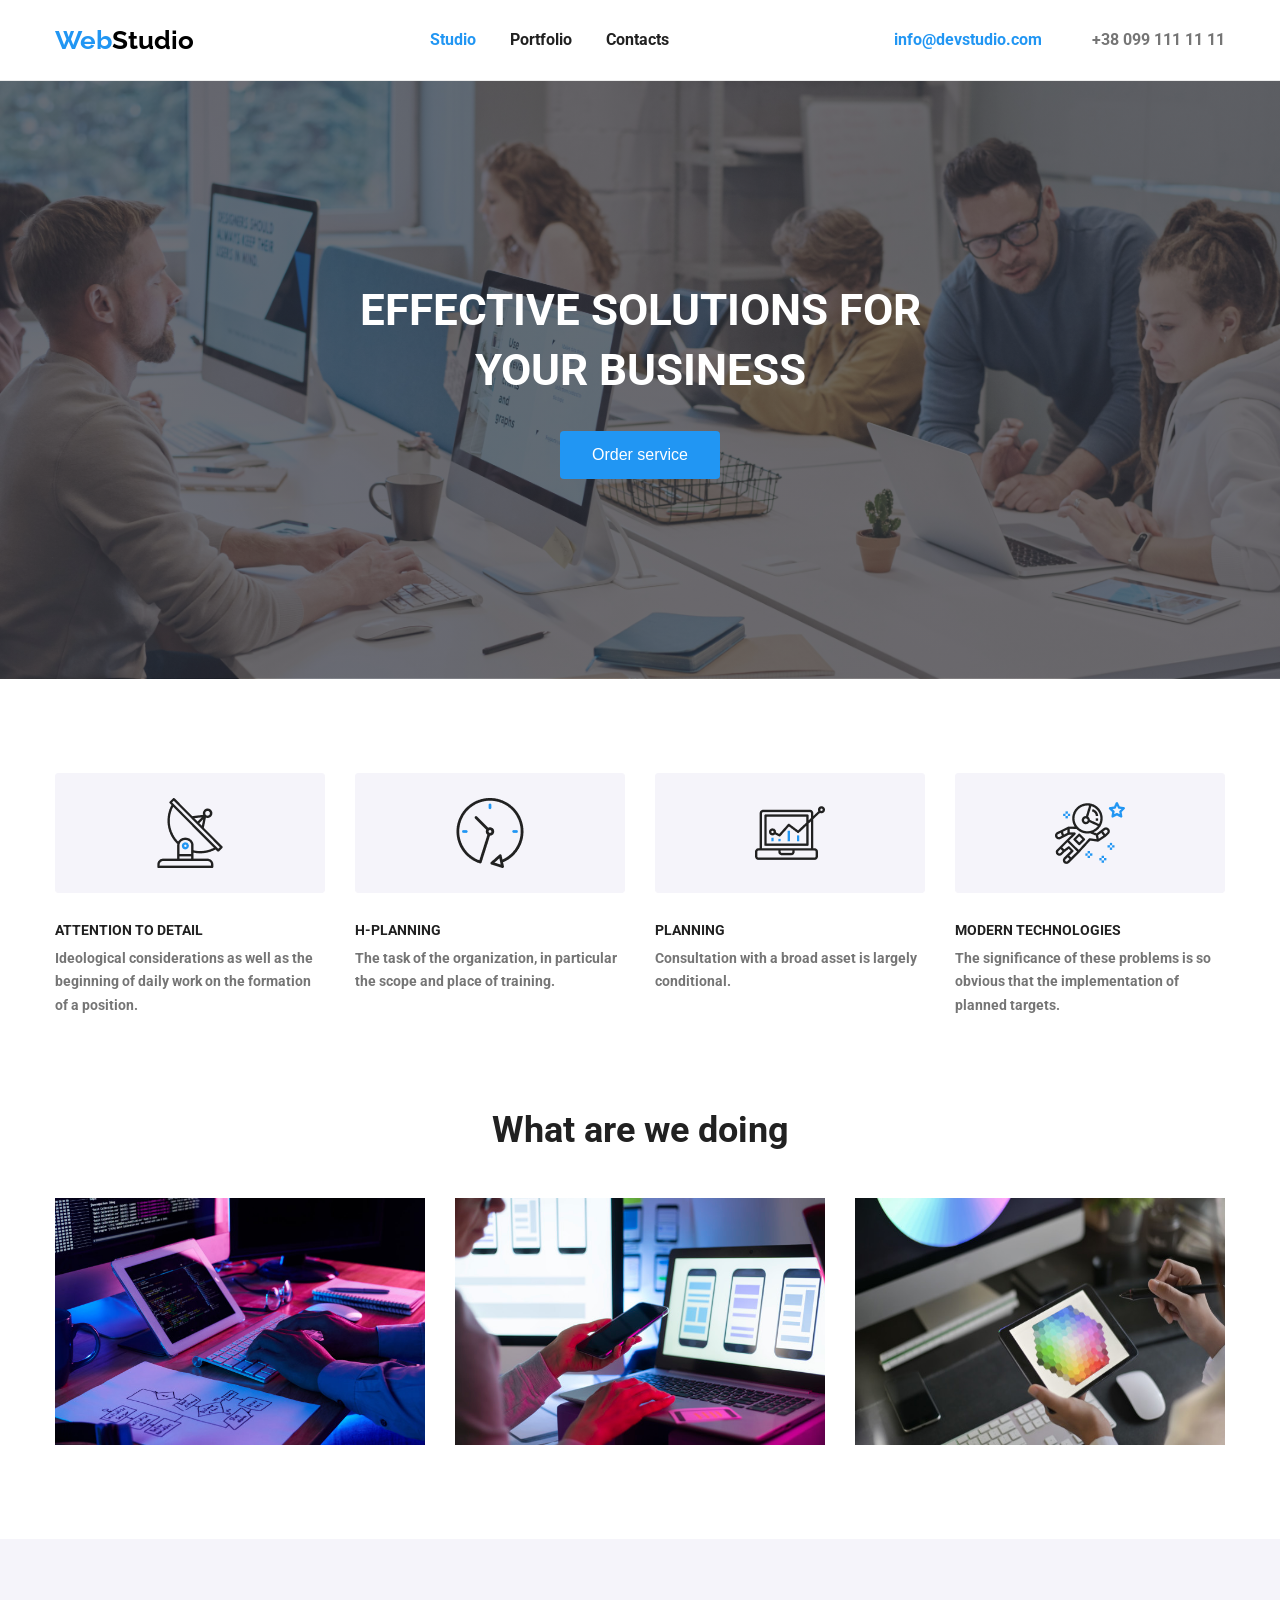
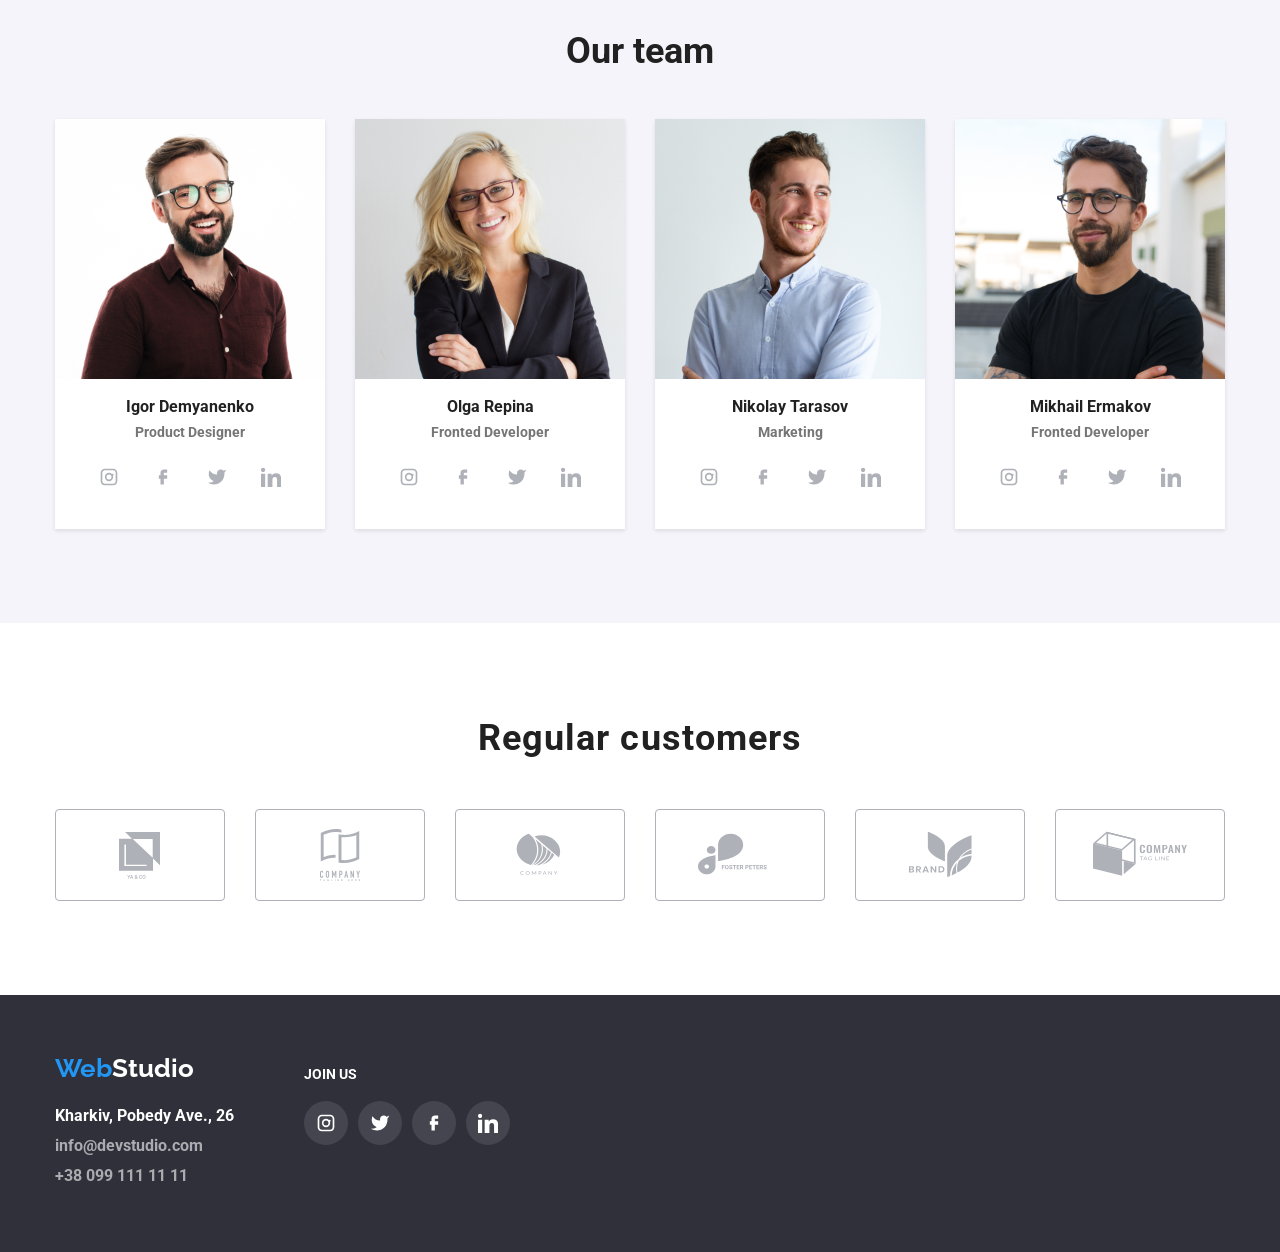
<file: webstudio/index.html>
<!DOCTYPE html>
<html lang="uk">
<head>
  <meta charset="UTF-8" />
  <meta name="viewport" content="width=device-width, initial-scale=1.0"/>
  <title>WebStudio</title>
  <!-- GitHub Pages redeploy -->
  <link rel="stylesheet" href="css/style.css"/>
</head>


<body>
<svg xmlns="http://www.w3.org/2000/svg" style="display: none">

  
  
  <symbol id="instagram" viewBox="0 0 24 24">
    <path fill="currentColor" d="M7 2C4.243 2 2 4.243 2 7v10c0 2.757 2.243 5 5 5h10c2.757 0 5-2.243 5-5V7c0-2.757-2.243-5-5-5H7zm10 2c1.654 0 3 1.346 3 3v10c0 1.654-1.346 3-3 3H7c-1.654 0-3-1.346-3-3V7c0-1.654 1.346-3 3-3h10zm-5 3a5 5 0 100 10 5 5 0 000-10zm0 2a3 3 0 110 6 3 3 0 010-6zm4.5-.9a1.1 1.1 0 100 2.2 1.1 1.1 0 000-2.2z" fill="currentColor"/>
  </symbol>

  
  <symbol id="facebook" viewBox="0 0 24 24">
    <path fill="currentColor" d="M13 3h4v4h-4v3h4v4h-4v7h-4v-7H7v-4h2V7c0-2.761 2.239-4 4-4z"/>
  </symbol>

  
  <symbol id="twitter" viewBox="0 0 24 24">
    <path fill="currentColor" d="M23 3a10.9 10.9 0 01-3.14 1.53A4.48 4.48 0 0012.07 8v1A10.66 10.66 0 013 4s-4 9 5 13a11.64 11.64 0 01-7 2c9 5 20 0 20-11.5a4.5 4.5 0 00-.08-.83A7.72 7.72 0 0023 3z" fill="currentColor"/>
  </symbol>

  
  <symbol id="linkedin" viewBox="0 0 24 24">
    <path fill="currentColor" d="M4.98 3.5C4.98 4.88 3.86 6 2.5 6S0 4.88 0 3.5 1.12 1 2.5 1 4.98 2.12 4.98 3.5zM0 8h5v16H0zM8 8h4.8v2.2h.1c.7-1.3 2.4-2.7 5-2.7 5.4 0 6.4 3.5 6.4 8.1V24h-5V16.2c0-1.9 0-4.3-2.6-4.3-2.6 0-3 2-3 4.1V24H8z" fill="currentColor"/>
  </symbol>
</svg>

<svg xmlns="http://www.w3.org/2000/svg" style="display: none"> 
 <symbol id="logo-6" viewBox="0 0 106 60">
  <path fill="currentColor" d="M38 7L45.0078 13.6341L32 13.6265V45.8137H66V33.507L73 40.1338V7H38ZM65.6924 32.7283L45.8226 13.918H65.6924V32.7283ZM59.5231 41.1055H37.3801V19.4579H38.9453V39.6397H59.5231V41.1055ZM42.6089 50.0991L41.791 51.7837L40.9731 50.0991H40.2871L41.481 52.3452V53.6538H42.1011V52.3452L43.2925 50.0991H42.6089ZM43.6367 53.6538L43.9248 52.8262H45.3018L45.5923 53.6538H46.2368L44.8916 50.0991H44.3374L42.9946 53.6538H43.6367ZM44.6133 50.8535L45.1284 52.3281H44.0981L44.6133 50.8535ZM47.8701 52.2427C47.7806 52.3794 47.7358 52.5299 47.7358 52.6943C47.7358 52.9938 47.8408 53.2371 48.0508 53.4243C48.2624 53.6099 48.5439 53.7026 48.8955 53.7026C49.2471 53.7026 49.5498 53.6074 49.8037 53.417L50.0039 53.6538H50.6924L50.1699 53.0361C50.375 52.7562 50.4775 52.3973 50.4775 51.9595H49.9624C49.9624 52.1987 49.9128 52.416 49.8135 52.6113L49.1274 51.8008L49.3691 51.625C49.54 51.5013 49.6629 51.3776 49.7378 51.2539C49.8127 51.1286 49.8501 50.9919 49.8501 50.8438C49.8501 50.6191 49.7671 50.4312 49.6011 50.2798C49.4367 50.1268 49.2251 50.0503 48.9663 50.0503C48.6798 50.0503 48.452 50.1317 48.2827 50.2944C48.1134 50.4556 48.0288 50.6753 48.0288 50.9536C48.0288 51.0675 48.0557 51.1855 48.1094 51.3076C48.1647 51.4297 48.2616 51.5778 48.3999 51.752C48.1362 51.9408 47.9596 52.1043 47.8701 52.2427ZM49.4741 53.0288C49.3 53.1623 49.1128 53.229 48.9126 53.229C48.7352 53.229 48.5936 53.1777 48.4878 53.0752C48.382 52.9727 48.3291 52.8392 48.3291 52.6748C48.3291 52.4844 48.4268 52.3151 48.6221 52.167L48.6978 52.1133L49.4741 53.0288ZM48.8369 51.4541C48.6693 51.2474 48.5854 51.0757 48.5854 50.939C48.5854 50.8201 48.6196 50.7217 48.688 50.6436C48.7563 50.5654 48.8483 50.5264 48.9639 50.5264C49.0713 50.5264 49.16 50.5597 49.23 50.6265C49.3 50.6916 49.335 50.7705 49.335 50.8633C49.335 51.0033 49.2845 51.118 49.1836 51.2075L49.1079 51.2686L48.8369 51.4541ZM54.623 53.3853C54.8672 53.172 55.0072 52.8758 55.043 52.4966H54.4277C54.3952 52.7505 54.3179 52.932 54.1958 53.041C54.0737 53.1501 53.8914 53.2046 53.6489 53.2046C53.3836 53.2046 53.1818 53.1037 53.0435 52.9019C52.9067 52.7 52.8384 52.4071 52.8384 52.0229V51.708C52.8416 51.3288 52.9149 51.0415 53.0581 50.8462C53.203 50.6493 53.4097 50.5508 53.6782 50.5508C53.9093 50.5508 54.0843 50.6077 54.2031 50.7217C54.3236 50.834 54.3984 51.0179 54.4277 51.2734H55.043C55.0039 50.8844 54.8647 50.5833 54.6255 50.3701C54.3862 50.1569 54.0705 50.0503 53.6782 50.0503C53.3869 50.0503 53.1297 50.1195 52.9067 50.2578C52.6854 50.3962 52.5153 50.5931 52.3965 50.8486C52.2777 51.1042 52.2183 51.3996 52.2183 51.7349V52.0669C52.2231 52.394 52.2842 52.6813 52.4014 52.9287C52.5186 53.1761 52.6846 53.3674 52.8994 53.5024C53.1159 53.6359 53.3657 53.7026 53.6489 53.7026C54.0542 53.7026 54.3789 53.5968 54.623 53.3853ZM58.2534 52.8872C58.3739 52.6235 58.4341 52.3175 58.4341 51.9692V51.7715C58.4325 51.4248 58.3706 51.1213 58.2485 50.8608C58.1265 50.5988 57.9531 50.3986 57.7285 50.2603C57.5055 50.1203 57.2492 50.0503 56.9595 50.0503C56.6698 50.0503 56.4126 50.1211 56.188 50.2627C55.965 50.4027 55.7917 50.6053 55.668 50.8706C55.5459 51.1359 55.4849 51.4419 55.4849 51.7886V51.9888C55.4865 52.3289 55.5483 52.6292 55.6704 52.8896C55.7941 53.1501 55.9683 53.3511 56.1929 53.4927C56.4191 53.6326 56.6763 53.7026 56.9644 53.7026C57.2557 53.7026 57.5129 53.6326 57.7358 53.4927C57.9604 53.3511 58.133 53.1493 58.2534 52.8872ZM57.5918 50.8779C57.7415 51.0879 57.8164 51.3898 57.8164 51.7837V51.9692C57.8164 52.3696 57.7423 52.674 57.5942 52.8823C57.4478 53.0907 57.2378 53.1948 56.9644 53.1948C56.6942 53.1948 56.4826 53.0882 56.3296 52.875C56.1782 52.6618 56.1025 52.3599 56.1025 51.9692V51.7642C56.1058 51.3817 56.1823 51.0863 56.332 50.8779C56.4834 50.668 56.6925 50.563 56.9595 50.563C57.2329 50.563 57.4437 50.668 57.5918 50.8779Z" fill="currentColor" />
 </symbol> 

<symbol id="logo-1" viewBox="0 0 106 60">
<path fill="currentColor"  d="M50.1136 6.93452H49.977C49.7671 6.92181 49.5571 6.91672 49.3471 6.91163H49.3471H49.3269H48.8918C48.4946 6.91163 48.0898 6.92181 47.6876 6.94215C47.6573 6.93994 47.6269 6.93994 47.5966 6.94215C43.9522 7.14863 40.3817 8.05951 37.0805 9.62492L36.6479 9.83344V31.9746L37.6598 31.6313C38.5477 31.3261 39.4938 31.0515 40.4728 30.7972C43.1193 30.1178 45.8367 29.7567 48.568 29.7216V32.6306C48.2062 32.6332 47.8546 32.6434 47.503 32.6612H47.4195C45.3175 32.7765 43.2317 33.0967 41.1913 33.6173C38.6072 34.2643 36.1143 35.2357 33.7716 36.5086V8.11189C36.2047 6.69275 38.8253 5.62687 41.5556 4.94596C43.9527 4.32705 46.4169 4.00931 48.8918 4H49.3193C49.8303 4.01271 50.3287 4.0356 50.7967 4.0712C52.0297 4.15778 53.2528 4.35263 54.4521 4.65353V7.51685C53.2874 7.24551 52.1032 7.06695 50.9105 6.98284C50.8863 6.98079 50.8621 6.97872 50.8379 6.97666C50.5911 6.95561 50.344 6.93452 50.1136 6.93452ZM55.1528 9.86138C55.7877 9.9097 56.4455 9.93259 57.1108 9.93259C59.7125 9.92307 62.3031 9.59083 64.8239 8.94339C67.4068 8.29396 69.8986 7.32178 72.2411 6.04956V33.9402C69.8067 35.3585 67.1853 36.4243 64.4546 37.1061C62.0571 37.7227 59.5931 38.0395 57.1184 38.0496C55.2433 38.0647 53.3737 37.8443 51.553 37.3935V9.32229C51.983 9.42146 52.4257 9.51301 52.876 9.58929C53.6147 9.7139 54.3939 9.80544 55.1528 9.86138ZM69.3471 10.0775L68.3352 10.4183C67.4042 10.7311 66.4657 11.0108 65.5221 11.26C62.7749 11.966 59.9514 12.3281 57.1158 12.3382C56.4556 12.3382 55.8485 12.3204 55.2616 12.2822L54.4546 12.2288V32.3178V35.0057L55.1477 35.0667C55.7903 35.1227 56.4531 35.1506 57.1209 35.1506C59.3544 35.1412 61.5781 34.8533 63.7412 34.2937C65.5223 33.8469 67.2552 33.2243 68.9145 32.4348L69.3471 32.2263V10.0775Z" fill="currentColor"/>
<path d="M35.7371 46.212C35.5917 46.0611 35.4163 45.9427 35.2224 45.8642C35.0284 45.7858 34.8203 45.7492 34.6114 45.7568C34.3888 45.7539 34.1678 45.7954 33.9613 45.8789C33.7719 45.9543 33.5998 46.0677 33.4553 46.212C33.3125 46.3568 33.2013 46.5301 33.129 46.7206C33.0497 46.9203 33.0101 47.1337 33.0126 47.3487V51.1427C33.0036 51.4101 33.0546 51.676 33.1619 51.9209C33.2514 52.1153 33.3807 52.2886 33.5413 52.4294C33.693 52.5571 33.871 52.6492 34.0625 52.699C34.2469 52.7508 34.4376 52.7774 34.6291 52.7778C34.8404 52.7799 35.0495 52.7348 35.2413 52.6456C35.4309 52.5626 35.6028 52.4434 35.7473 52.2947C35.8881 52.1473 36.0005 51.9748 36.0786 51.7861C36.1597 51.5948 36.201 51.3888 36.2001 51.1809V50.7562H35.2084V51.0944C35.2114 51.2099 35.1916 51.3248 35.1502 51.4326C35.1179 51.5134 35.0688 51.5862 35.006 51.6462C34.9446 51.6959 34.8742 51.733 34.7986 51.7556C34.7316 51.7779 34.6617 51.7899 34.5912 51.7912C34.5026 51.8015 34.413 51.7881 34.3312 51.7524C34.2495 51.7166 34.1786 51.6599 34.1257 51.5877C34.0322 51.4353 33.9864 51.2581 33.9942 51.0792V47.542C33.988 47.3458 34.0297 47.1511 34.1156 46.9749C34.1671 46.8948 34.2399 46.8309 34.3258 46.7904C34.4117 46.75 34.5071 46.7346 34.6013 46.746C34.6868 46.743 34.7717 46.7608 34.8488 46.798C34.9259 46.8352 34.9929 46.8907 35.044 46.9596C35.155 47.1053 35.213 47.2848 35.2084 47.4682V47.7963H36.19V47.4097C36.1919 47.1827 36.1507 46.9575 36.0685 46.746C35.9953 46.5473 35.8825 46.3656 35.7371 46.212Z" fill="currentColor"/>
<path d="M41.6289 46.169C41.3127 45.902 40.9136 45.7545 40.5007 45.752C40.2987 45.7528 40.0984 45.7889 39.9087 45.8588C39.7161 45.9278 39.5384 46.0331 39.3851 46.169C39.2208 46.3167 39.0897 46.4978 39.0005 46.7005C38.9006 46.9322 38.8515 47.1828 38.8563 47.4354V51.0743C38.8495 51.3302 38.8987 51.5846 39.0005 51.8193C39.0903 52.015 39.2215 52.1886 39.3851 52.3279C39.5367 52.4687 39.7147 52.5776 39.9087 52.6483C40.0984 52.7181 40.2987 52.7543 40.5007 52.7551C40.7027 52.7547 40.9031 52.7186 41.0926 52.6483C41.29 52.5766 41.4719 52.4679 41.6289 52.3279C41.7871 52.186 41.9145 52.0129 42.0033 51.8193C42.1051 51.5846 42.1544 51.3302 42.1475 51.0743V47.4354C42.1524 47.1828 42.1032 46.9322 42.0033 46.7005C41.9151 46.5 41.7878 46.3193 41.6289 46.169ZM41.166 51.0743C41.1743 51.1713 41.1609 51.2689 41.1268 51.36C41.0926 51.4511 41.0386 51.5333 40.9687 51.6007C40.8377 51.7105 40.6725 51.7707 40.5019 51.7707C40.3313 51.7707 40.1662 51.7105 40.0352 51.6007C39.9652 51.5333 39.9112 51.4511 39.8771 51.36C39.8429 51.2689 39.8295 51.1713 39.8379 51.0743V47.4354C39.8295 47.3384 39.8429 47.2407 39.8771 47.1496C39.9112 47.0585 39.9652 46.9763 40.0352 46.909C40.1662 46.7991 40.3313 46.739 40.5019 46.739C40.6725 46.739 40.8377 46.7991 40.9687 46.909C41.0386 46.9763 41.0926 47.0585 41.1268 47.1496C41.1609 47.2407 41.1743 47.3384 41.166 47.4354V51.0743Z" fill="currentColor"/>
<path d="M49.3673 52.6993V45.8105H48.4136L47.1614 49.4571H47.1437L45.8813 45.8105H44.9377V52.6993H45.9218V48.5086H45.9395L46.9033 51.4711H47.3941L48.3655 48.5086H48.3832V52.6993H49.3673Z" fill="currentColor"/>
<path d="M54.9581 46.294C54.8065 46.124 54.6153 45.9947 54.4015 45.9177C54.1712 45.8428 53.9302 45.8067 53.6881 45.8109H52.226V52.6996H53.2075V50.0092H53.7134C54.0197 50.0232 54.3244 49.9584 54.5988 49.8211C54.822 49.6971 55.0081 49.5154 55.1377 49.2947C55.2512 49.1114 55.3277 48.9075 55.3628 48.6945C55.4014 48.4353 55.4192 48.1734 55.4159 47.9113C55.4255 47.5805 55.3932 47.2498 55.3198 46.9272C55.2543 46.6888 55.1299 46.471 54.9581 46.294ZM54.4521 48.3945C54.4479 48.5192 54.4168 48.6415 54.361 48.753C54.3049 48.859 54.2162 48.9437 54.1081 48.9946C53.9627 49.0596 53.8041 49.0892 53.6451 49.0811H53.1974V46.739H53.7033C53.8557 46.7316 54.0075 46.7612 54.146 46.8255C54.2475 46.8837 54.3281 46.9727 54.3762 47.0798C54.4299 47.2008 54.4591 47.3313 54.4622 47.4638C54.4622 47.6087 54.4622 47.7613 54.4622 47.9215C54.4622 48.0817 54.4723 48.247 54.4622 48.3945H54.4521Z" fill="currentColor"/>
<path d="M59.6077 45.8105H58.8032L57.2854 52.6993H58.2669L58.5553 51.2193H59.8935L60.1819 52.6993H61.1635L59.6077 45.8105ZM58.702 50.281L59.1852 47.7838H59.2029L59.6836 50.281H58.702Z" fill="currentColor"/>
<path d="M65.9497 49.9606H65.932L64.4496 45.8105H63.506V52.6993H64.4875V48.5569H64.5078L66.0079 52.6993H66.9312V45.8105H65.9497V49.9606Z" fill="currentColor"/>
<path d="M71.9476 45.8105L71.1583 48.5493H71.1381L70.3488 45.8105H69.3091L70.6574 49.7877V52.6993H71.639V49.7877L72.9873 45.8105H71.9476Z" fill="currentColor"/>
<path d="M33 54.6442H33.4731V55.9716H33.7943V54.6442H34.2649V54.3721H33V54.6442Z" fill="currentColor"/>
<path d="M36.9767 54.3721L36.3569 55.9716H36.6984L36.83 55.6079H37.4675L37.6041 55.9716H37.9532L37.3182 54.3721H36.9767ZM36.9261 55.3384L37.1437 54.7459L37.3612 55.3384H36.9261Z" fill="currentColor"/>
<path d="M40.9079 55.3821H41.2773V55.5881C41.1694 55.6746 41.0358 55.722 40.8978 55.7229C40.8333 55.7265 40.7689 55.7145 40.7099 55.688C40.6509 55.6614 40.5991 55.6211 40.5588 55.5703C40.474 55.4485 40.4322 55.3017 40.4399 55.1533C40.4399 54.7973 40.5942 54.6193 40.9003 54.6193C40.9809 54.6112 41.0617 54.6325 41.128 54.6791C41.1944 54.7257 41.2419 54.7947 41.2621 54.8735L41.5783 54.8125C41.51 54.4997 41.2849 54.3421 40.9003 54.3421C40.6947 54.3366 40.4947 54.4103 40.3413 54.5481C40.2607 54.6276 40.1983 54.7239 40.1586 54.8302C40.1188 54.9365 40.1026 55.0502 40.1111 55.1634C40.1017 55.3823 40.1749 55.5966 40.316 55.7636C40.3943 55.8444 40.4892 55.9071 40.594 55.9475C40.6988 55.9879 40.8111 56.0049 40.9231 55.9975C41.1734 56.0045 41.4165 55.9133 41.6011 55.7432V55.1126H40.9079V55.3821Z" fill="currentColor"/>
<path d="M44.9226 54.3721H44.5988V55.9716H45.7194V55.6995H44.9226V54.3721Z" fill="currentColor"/>
<path d="M48.3175 54.3721H47.9937V55.9716H48.3175V54.3721Z" fill="currentColor"/>
<path d="M51.6365 55.4401L50.9813 54.3721H50.6676V55.9716H50.9686V54.9264L51.6112 55.9716H51.9325V54.3721H51.6365V55.4401Z" fill="currentColor"/>
<path d="M54.6368 55.2672H55.4337V54.9951H54.6368V54.6442H55.4944V54.3721H54.313V55.9716H55.5273V55.6995H54.6368V55.2672Z" fill="currentColor"/>
<path d="M61.9122 55.0027H61.2823V54.3721H60.9611V55.9716H61.2823V55.2723H61.9122V55.9716H62.2335V54.3721H61.9122V55.0027Z" fill="currentColor"/>
<path d="M64.9302 55.2672H65.7296V54.9951H64.9302V54.6442H65.7903V54.3721H64.6089V55.9716H65.8206V55.6995H64.9302V55.2672Z" fill="currentColor"/>
<path d="M69.0233 55.2674C69.3015 55.2241 69.4432 55.0766 69.4432 54.8224C69.4513 54.7543 69.441 54.6854 69.4134 54.6227C69.3858 54.5601 69.3419 54.5061 69.2863 54.4663C69.1415 54.3936 68.9799 54.3611 68.8183 54.3723H68.1404V55.9717H68.4617V55.303H68.5249C68.5934 55.2987 68.6619 55.3109 68.7247 55.3386C68.7717 55.3675 68.8108 55.4077 68.8386 55.4555L69.1877 55.9641H69.5722L69.3774 55.6513C69.2913 55.4969 69.1699 55.3653 69.0233 55.2674ZM68.6994 55.0461H68.4617V54.6444H68.7146C68.8248 54.6354 68.9357 54.6484 69.041 54.6825C69.0644 54.7031 69.0828 54.7288 69.095 54.7576C69.1072 54.7865 69.1127 54.8176 69.1113 54.8489C69.1098 54.8802 69.1014 54.9107 69.0866 54.9382C69.0718 54.9658 69.051 54.9896 69.0258 55.008C68.9202 55.0404 68.8096 55.0533 68.6994 55.0461Z" fill="currentColor"/>
<path d="M72.1096 55.2672H72.9064V54.9951H72.1096V54.6442H72.9697V54.3721H71.7858V55.9716H73V55.6995H72.1096V55.2672Z" fill="currentColor"/>

</symbol>



<symbol id="logo-2" viewBox="0 0 106 60">
  <path fill="currentColor" d="M36.4063 49.1018C36.4222 49.1022 36.4379 49.1053 36.4524 49.111C36.4669 49.1167 36.4799 49.1248 36.4908 49.135L36.7089 49.3435C36.5396 49.5122 36.3304 49.6472 36.0955 49.7391C35.8204 49.8395 35.5239 49.8879 35.2257 49.8813C34.9455 49.8863 34.6671 49.8411 34.4078 49.7486C34.1739 49.6636 33.9638 49.536 33.7916 49.3743C33.6159 49.2065 33.4805 49.01 33.3935 48.7962C33.2982 48.5578 33.2512 48.3069 33.2545 48.0546C33.2506 47.8007 33.3015 47.5483 33.4044 47.3107C33.4997 47.0955 33.6433 46.8989 33.827 46.7326C34.0132 46.5694 34.2359 46.4412 34.4814 46.3558C34.7499 46.2654 35.0359 46.2203 35.3239 46.2232C35.5914 46.2175 35.8575 46.2586 36.1064 46.344C36.3223 46.4254 36.5206 46.5384 36.6926 46.6781L36.5099 46.9008C36.4973 46.9165 36.4816 46.9301 36.4635 46.941C36.442 46.9539 36.4159 46.9598 36.3899 46.9576C36.3616 46.9559 36.3343 46.9478 36.3109 46.9339L36.2127 46.8747L36.0764 46.7989C36.0175 46.7707 35.9565 46.7462 35.8937 46.7255C35.8128 46.7003 35.7299 46.6805 35.6456 46.6662C35.5386 46.6491 35.4299 46.6412 35.3211 46.6425C35.1138 46.6403 34.908 46.6741 34.7159 46.742C34.5367 46.805 34.375 46.9003 34.2415 47.0216C34.1055 47.1507 34.0007 47.3021 33.9334 47.467C33.8566 47.6556 33.8187 47.8545 33.8216 48.0546C33.8183 48.2578 33.8561 48.4598 33.9334 48.6516C33.9999 48.8151 34.1027 48.9656 34.236 49.0947C34.3609 49.215 34.5157 49.309 34.6886 49.3695C34.8666 49.4336 35.0576 49.4659 35.2503 49.4643C35.3615 49.4658 35.4728 49.4594 35.5829 49.4453C35.7627 49.4263 35.9351 49.372 36.0873 49.2866C36.1636 49.2429 36.2356 49.1937 36.3027 49.1397C36.3307 49.1165 36.3676 49.103 36.4063 49.1018Z" fill="currentColor"/>
<path d="M42.7044 48.0537C42.7078 48.3051 42.6579 48.5548 42.5572 48.7905C42.4684 49.0042 42.3284 49.1992 42.1465 49.3625C41.9646 49.5259 41.745 49.6539 41.5021 49.7381C40.9683 49.915 40.3782 49.915 39.8444 49.7381C39.603 49.6526 39.3848 49.5243 39.2037 49.3614C39.0219 49.1951 38.8809 48.9984 38.7893 48.7834C38.5929 48.3062 38.5929 47.7846 38.7893 47.3074C38.8823 47.0922 39.0231 46.895 39.2037 46.727C39.3864 46.5693 39.6045 46.4459 39.8444 46.3646C40.3775 46.1845 40.969 46.1845 41.5021 46.3646C41.7443 46.45 41.9634 46.5783 42.1455 46.7412C42.325 46.9059 42.465 47.1 42.5572 47.3122C42.6582 47.5494 42.7081 47.8008 42.7044 48.0537ZM42.1319 48.0537C42.1362 47.8526 42.1011 47.6523 42.0283 47.4614C41.9672 47.2979 41.8679 47.1471 41.7366 47.0184C41.6087 46.8967 41.4513 46.8012 41.2758 46.7389C40.8879 46.6093 40.4586 46.6093 40.0707 46.7389C39.8952 46.8012 39.7378 46.8967 39.6099 47.0184C39.4768 47.1463 39.3764 47.2973 39.3155 47.4614C39.1768 47.8471 39.1768 48.2603 39.3155 48.646C39.377 48.8098 39.4773 48.9607 39.6099 49.089C39.7379 49.2099 39.8953 49.3046 40.0707 49.3661C40.4593 49.4924 40.8872 49.4924 41.2758 49.3661C41.4512 49.3046 41.6086 49.2099 41.7366 49.089C41.8673 48.96 41.9665 48.8093 42.0283 48.646C42.1015 48.4551 42.1365 48.2548 42.1319 48.0537Z" fill="currentColor"/>
<path d="M47.0013 48.6746L47.0586 48.8072C47.0804 48.7599 47.0995 48.7172 47.1213 48.6746C47.1421 48.63 47.1657 48.5865 47.1922 48.5443L48.5854 46.3437C48.6127 46.3058 48.6372 46.2821 48.6645 46.275C48.7015 46.2652 48.7403 46.2612 48.779 46.2632H49.1907V49.8424H48.7026V47.2107C48.7026 47.1775 48.7026 47.1396 48.7026 47.0994C48.7 47.0583 48.7 47.0172 48.7026 46.9762L47.3012 49.2076C47.2834 49.241 47.255 49.2692 47.2192 49.289C47.1834 49.3087 47.1418 49.3191 47.0995 49.3189H47.0204C46.9779 49.3194 46.9362 49.3091 46.9004 49.2894C46.8646 49.2696 46.8362 49.2412 46.8186 49.2076L45.3763 46.962C45.3763 47.0046 45.3763 47.0472 45.3763 47.0899C45.3763 47.1325 45.3763 47.1704 45.3763 47.2036V49.8353H44.9047V46.2632H45.3164C45.355 46.2612 45.3938 46.2652 45.4309 46.275C45.4647 46.2896 45.4916 46.3139 45.5072 46.3437L46.9304 48.5467C46.9584 48.5874 46.9821 48.6302 47.0013 48.6746Z" fill="currentColor"/>
<path d="M52.2444 48.4967V49.8374H51.6991V46.2631H52.9151C53.1446 46.2592 53.3735 46.2856 53.594 46.3412C53.7705 46.3847 53.9341 46.4606 54.0739 46.5639C54.195 46.6607 54.2883 46.7807 54.3465 46.9145C54.4109 47.0603 54.4423 47.2155 54.4392 47.3716C54.4416 47.5284 54.4073 47.6839 54.3383 47.8288C54.2728 47.9659 54.1721 48.0882 54.0439 48.1864C53.904 48.294 53.7395 48.3747 53.5613 48.4233C53.349 48.4822 53.127 48.5103 52.9042 48.5062L52.2444 48.4967ZM52.2444 48.113H52.9042C53.0475 48.1146 53.1902 48.0962 53.3268 48.0585C53.4395 48.0256 53.5433 47.9732 53.6322 47.9046C53.7141 47.839 53.7775 47.758 53.8176 47.6677C53.8622 47.5722 53.8844 47.4699 53.883 47.3669C53.8893 47.2675 53.8707 47.1681 53.8283 47.0757C53.7859 46.9832 53.7208 46.8999 53.6376 46.8315C53.4293 46.6902 53.1677 46.6218 52.9042 46.6397H52.2444V48.113Z" fill="currentColor"/>
<path d="M59.5731 49.8423H59.1423C59.0991 49.8437 59.0566 49.832 59.0223 49.8091C58.9914 49.7868 58.9671 49.7584 58.9514 49.7262L58.5806 48.8615H56.7185L56.334 49.7262C56.3199 49.7578 56.2964 49.7856 56.2659 49.8067C56.2312 49.831 56.1877 49.8436 56.1432 49.8423H55.7124L57.3483 46.2627H57.9154L59.5731 49.8423ZM56.8739 48.5133H58.4116L57.7627 47.0563C57.7131 46.9467 57.6721 46.8343 57.64 46.7199L57.5773 46.9071C57.5582 46.9639 57.5364 47.016 57.5173 47.0587L56.8739 48.5133Z" fill="currentColor"/>
<path d="M61.9288 46.2794C61.9614 46.2949 61.9894 46.3168 62.0106 46.3433L64.3962 49.0416C64.3962 48.9989 64.3962 48.9563 64.3962 48.916C64.3962 48.8758 64.3962 48.8355 64.3962 48.7976V46.2628H64.8843V49.8423H64.6116C64.5729 49.8433 64.5345 49.836 64.4998 49.821C64.4662 49.8039 64.4365 49.7814 64.4126 49.7546L62.0297 47.0587C62.0323 47.0998 62.0323 47.1409 62.0297 47.1819C62.0297 47.2222 62.0297 47.2577 62.0297 47.2909V49.8423H61.5416V46.2628H61.8306C61.8644 46.262 61.8979 46.2676 61.9288 46.2794Z" fill="currentColor"/>
<path d="M68.9031 48.4193V49.8407H68.3578V48.4193L66.8501 46.2635H67.3381C67.3802 46.2614 67.4218 46.2723 67.4554 46.2943C67.4851 46.3173 67.51 46.3446 67.529 46.3749L68.4724 47.7655C68.5105 47.8247 68.5432 47.8792 68.5705 47.9313C68.5978 47.9834 68.6196 48.0332 68.6387 48.0829L68.7096 47.9289C68.736 47.8726 68.767 47.818 68.8023 47.7655L69.732 46.3654C69.7516 46.3375 69.7754 46.312 69.8029 46.2896C69.8352 46.265 69.8772 46.2523 69.9201 46.2541H70.4136L68.9031 48.4193Z" fill="currentColor"/>
<path d="M46.7314 40.2563C46.9686 40.2823 47.2086 40.3036 47.4512 40.3226C51.1301 38.8927 54.2422 36.5525 56.3987 33.5943C58.5552 30.6362 59.6603 27.1914 59.5759 23.6905L55.5216 20.168C56.346 23.8953 55.9604 27.7483 54.408 31.2961C52.8555 34.8438 50.1976 37.9462 46.7314 40.2563Z" fill="currentColor"/>
<path d="M45.2837 40.0929L45.3928 40.1118C49.0966 37.81 51.9205 34.5957 53.4993 30.8845C55.078 27.1733 55.3389 23.1359 54.2483 19.2945L48.4737 14.2773C50.8094 18.4014 51.7495 23.0168 51.1848 27.5868C50.6201 32.1568 48.5737 36.4936 45.2837 40.0929Z" fill="currentColor"/>
<path d="M64.868 27.8271C63.8869 31.6737 61.5042 35.1429 58.0736 37.7195C57.0717 38.4761 55.991 39.1502 54.8455 39.733C57.6389 39.0196 60.2065 37.7584 62.3503 36.0466C64.494 34.3347 66.1567 32.218 67.21 29.8596L64.868 27.8271Z" fill="currentColor"/>
<path d="M63.949 27.2604L60.6146 24.3633C60.5508 27.6664 59.47 30.8944 57.4845 33.7117C55.499 36.5291 52.6813 38.833 49.3242 40.3841H49.3406C50.0887 40.3838 50.8362 40.3451 51.579 40.268C54.7164 39.1554 57.488 37.3853 59.6464 35.1156C61.8049 32.8459 63.283 30.1472 63.949 27.2604Z" fill="currentColor"/>
<path d="M45.7663 12.1612L41.7883 8.7002C38.2322 9.89415 35.1738 11.9931 33.0134 14.7223C30.8529 17.4515 29.6912 20.6838 29.6801 23.9961V23.9961C29.6934 27.6562 31.1113 31.2079 33.7093 34.089C36.3073 36.9702 39.9371 39.0162 44.0241 39.9033C47.6725 36.0412 49.8086 31.269 50.1219 26.28C50.4352 21.291 48.9094 16.3452 45.7663 12.1612Z" fill="currentColor"/>
<path d="M73.1401 26.7277C73.1257 22.3852 71.1339 18.2242 67.5997 15.1535C64.0656 12.0829 59.2764 10.3524 54.2784 10.3399C51.9688 10.3378 49.6789 10.7081 47.5249 11.4319L71.8805 32.593C72.7144 30.7225 73.1415 28.7337 73.1401 26.7277Z" fill="currentColor"/>

</symbol>


<symbol id="logo-3" viewBox="0 0 106 60">
 <path fill="currentColor" d="M24.1462 21.1035H24.1433C21.7453 21.1035 19.8013 22.8311 19.8013 24.9622V24.9647C19.8013 27.0958 21.7453 28.8234 24.1433 28.8234H24.1462C26.5442 28.8234 28.4882 27.0958 28.4882 24.9647V24.9622C28.4882 22.8311 26.5442 21.1035 24.1462 21.1035Z" fill="currentColor"/>
<path d="M56.195 19.8695C56.1882 16.9095 54.8623 14.0725 52.5074 11.9792C50.1525 9.88592 46.9604 8.70692 43.6297 8.7002V8.7002C40.298 8.70557 37.1045 9.88398 34.7484 11.9774C32.3922 14.0708 31.0655 16.9087 31.0587 19.8695V36.1924C31.0587 36.1924 56.1922 33.7047 56.195 19.8721V19.8695Z" fill="currentColor"/>
<path d="M11 41.5495C11.006 43.6091 11.9291 45.5828 13.5676 47.0394C15.2061 48.496 17.4267 49.317 19.7442 49.3231C22.0612 49.317 24.2814 48.4963 25.9197 47.0403C27.5581 45.5843 28.4816 43.6112 28.4884 41.552V30.1943C28.4884 30.1943 11 31.9266 11 41.5495ZM19.7442 43.5844C19.2913 43.5844 18.8486 43.4651 18.472 43.2415C18.0955 43.0179 17.802 42.7001 17.6287 42.3282C17.4554 41.9564 17.41 41.5472 17.4984 41.1525C17.5867 40.7577 17.8048 40.3951 18.125 40.1105C18.4453 39.8259 18.8533 39.6321 19.2975 39.5536C19.7416 39.4751 20.202 39.5154 20.6205 39.6694C21.0389 39.8234 21.3965 40.0843 21.6481 40.4189C21.8997 40.7535 22.034 41.147 22.034 41.5495C22.0351 41.8173 21.9767 42.0828 21.8622 42.3306C21.7476 42.5783 21.5791 42.8036 21.3664 42.9933C21.1536 43.1831 20.9008 43.3337 20.6224 43.4364C20.3441 43.5392 20.0456 43.5921 19.7442 43.5921V43.5844Z" fill="currentColor"/>
<path d="M37.4177 42.4639H35.7302V44.207H34.8513V39.9414H37.6287V40.6533H35.7302V41.7549H37.4177V42.4639ZM41.6423 42.1709C41.6423 42.5908 41.5681 42.959 41.4197 43.2754C41.2712 43.5918 41.0583 43.8359 40.781 44.0078C40.5056 44.1797 40.1892 44.2656 39.8318 44.2656C39.4783 44.2656 39.1628 44.1807 38.8855 44.0107C38.6082 43.8408 38.3933 43.5986 38.241 43.2842C38.0886 42.9678 38.0115 42.6045 38.0095 42.1943V41.9834C38.0095 41.5635 38.0847 41.1943 38.2351 40.876C38.3875 40.5557 38.6013 40.3105 38.8767 40.1406C39.1541 39.9688 39.4705 39.8828 39.8259 39.8828C40.1814 39.8828 40.4968 39.9688 40.7722 40.1406C41.0496 40.3105 41.2634 40.5557 41.4138 40.876C41.5662 41.1943 41.6423 41.5625 41.6423 41.9805V42.1709ZM40.7517 41.9775C40.7517 41.5303 40.6716 41.1904 40.5115 40.958C40.3513 40.7256 40.1228 40.6094 39.8259 40.6094C39.531 40.6094 39.3035 40.7246 39.1433 40.9551C38.9832 41.1836 38.9021 41.5195 38.9001 41.9629V42.1709C38.9001 42.6064 38.9802 42.9443 39.1404 43.1846C39.3005 43.4248 39.531 43.5449 39.8318 43.5449C40.1267 43.5449 40.3533 43.4297 40.5115 43.1992C40.6697 42.9668 40.7498 42.6289 40.7517 42.1855V41.9775ZM44.4929 43.0879C44.4929 42.9219 44.4343 42.7949 44.3171 42.707C44.2 42.6172 43.989 42.5234 43.6843 42.4258C43.3796 42.3262 43.1384 42.2285 42.9607 42.1328C42.4763 41.8711 42.2341 41.5186 42.2341 41.0752C42.2341 40.8447 42.2986 40.6396 42.4275 40.46C42.5583 40.2783 42.7449 40.1367 42.9871 40.0352C43.2312 39.9336 43.5046 39.8828 43.8074 39.8828C44.1121 39.8828 44.3835 39.9385 44.6218 40.0498C44.8601 40.1592 45.0447 40.3145 45.1755 40.5156C45.3083 40.7168 45.3748 40.9453 45.3748 41.2012H44.4958C44.4958 41.0059 44.4343 40.8545 44.3113 40.7471C44.1882 40.6377 44.0154 40.583 43.7927 40.583C43.5779 40.583 43.4109 40.6289 43.2917 40.7207C43.1726 40.8105 43.113 40.9297 43.113 41.0781C43.113 41.2168 43.1824 41.333 43.321 41.4268C43.4617 41.5205 43.6677 41.6084 43.9392 41.6904C44.4392 41.8408 44.8035 42.0273 45.032 42.25C45.2605 42.4727 45.3748 42.75 45.3748 43.082C45.3748 43.4512 45.2351 43.7412 44.9558 43.9521C44.6765 44.1611 44.3005 44.2656 43.8279 44.2656C43.4998 44.2656 43.2009 44.2061 42.9314 44.0869C42.6619 43.9658 42.4558 43.8008 42.3132 43.5918C42.1726 43.3828 42.1023 43.1406 42.1023 42.8652H42.9841C42.9841 43.3359 43.2654 43.5713 43.8279 43.5713C44.0369 43.5713 44.2 43.5293 44.3171 43.4453C44.4343 43.3594 44.4929 43.2402 44.4929 43.0879ZM49.1833 40.6533H47.8767V44.207H46.9978V40.6533H45.7087V39.9414H49.1833V40.6533ZM52.2537 42.3584H50.5662V43.501H52.5466V44.207H49.6873V39.9414H52.5408V40.6533H50.5662V41.6699H52.2537V42.3584ZM54.6414 42.6455H53.9412V44.207H53.0623V39.9414H54.6472C55.1511 39.9414 55.5398 40.0537 55.8132 40.2783C56.0867 40.5029 56.2234 40.8203 56.2234 41.2305C56.2234 41.5215 56.1599 41.7646 56.033 41.96C55.908 42.1533 55.7175 42.3076 55.4617 42.4229L56.3845 44.166V44.207H55.4412L54.6414 42.6455ZM53.9412 41.9336H54.6501C54.8708 41.9336 55.0417 41.8779 55.1628 41.7666C55.2839 41.6533 55.3445 41.498 55.3445 41.3008C55.3445 41.0996 55.2869 40.9414 55.1716 40.8262C55.0583 40.7109 54.8835 40.6533 54.6472 40.6533H53.9412V41.9336ZM59.2673 42.7041V44.207H58.3884V39.9414H60.0525C60.3728 39.9414 60.6541 40 60.8962 40.1172C61.1404 40.2344 61.3279 40.4014 61.4587 40.6182C61.5896 40.833 61.655 41.0781 61.655 41.3535C61.655 41.7715 61.5115 42.1016 61.2244 42.3438C60.9392 42.584 60.5437 42.7041 60.0378 42.7041H59.2673ZM59.2673 41.9922H60.0525C60.2849 41.9922 60.4617 41.9375 60.5828 41.8281C60.7058 41.7188 60.7673 41.5625 60.7673 41.3594C60.7673 41.1504 60.7058 40.9814 60.5828 40.8525C60.4597 40.7236 60.2898 40.6572 60.073 40.6533H59.2673V41.9922ZM64.8279 42.3584H63.1404V43.501H65.1208V44.207H62.2615V39.9414H65.115V40.6533H63.1404V41.6699H64.8279V42.3584ZM68.906 40.6533H67.5994V44.207H66.7205V40.6533H65.4314V39.9414H68.906V40.6533ZM71.9763 42.3584H70.2888V43.501H72.2693V44.207H69.4099V39.9414H72.2634V40.6533H70.2888V41.6699H71.9763V42.3584ZM74.364 42.6455H73.6638V44.207H72.7849V39.9414H74.3699C74.8738 39.9414 75.2625 40.0537 75.5359 40.2783C75.8093 40.5029 75.946 40.8203 75.946 41.2305C75.946 41.5215 75.8826 41.7646 75.7556 41.96C75.6306 42.1533 75.4402 42.3076 75.1843 42.4229L76.1072 44.166V44.207H75.1638L74.364 42.6455ZM73.6638 41.9336H74.3728C74.5935 41.9336 74.7644 41.8779 74.8855 41.7666C75.0066 41.6533 75.0671 41.498 75.0671 41.3008C75.0671 41.0996 75.0095 40.9414 74.8943 40.8262C74.781 40.7109 74.6062 40.6533 74.3699 40.6533H73.6638V41.9336ZM78.8289 43.0879C78.8289 42.9219 78.7703 42.7949 78.6531 42.707C78.5359 42.6172 78.325 42.5234 78.0203 42.4258C77.7156 42.3262 77.4744 42.2285 77.2966 42.1328C76.8123 41.8711 76.5701 41.5186 76.5701 41.0752C76.5701 40.8447 76.6345 40.6396 76.7634 40.46C76.8943 40.2783 77.0808 40.1367 77.323 40.0352C77.5671 39.9336 77.8406 39.8828 78.1433 39.8828C78.448 39.8828 78.7195 39.9385 78.9578 40.0498C79.196 40.1592 79.3806 40.3145 79.5115 40.5156C79.6443 40.7168 79.7107 40.9453 79.7107 41.2012H78.8318C78.8318 41.0059 78.7703 40.8545 78.6472 40.7471C78.5242 40.6377 78.3513 40.583 78.1287 40.583C77.9138 40.583 77.7468 40.6289 77.6277 40.7207C77.5085 40.8105 77.449 40.9297 77.449 41.0781C77.449 41.2168 77.5183 41.333 77.657 41.4268C77.7976 41.5205 78.0037 41.6084 78.2751 41.6904C78.7751 41.8408 79.1394 42.0273 79.3679 42.25C79.5964 42.4727 79.7107 42.75 79.7107 43.082C79.7107 43.4512 79.571 43.7412 79.2917 43.9521C79.0125 44.1611 78.6365 44.2656 78.1638 44.2656C77.8357 44.2656 77.5369 44.2061 77.2673 44.0869C76.9978 43.9658 76.7917 43.8008 76.6492 43.5918C76.5085 43.3828 76.4382 43.1406 76.4382 42.8652H77.3201C77.3201 43.3359 77.6013 43.5713 78.1638 43.5713C78.3728 43.5713 78.5359 43.5293 78.6531 43.4453C78.7703 43.3594 78.8289 43.2402 78.8289 43.0879Z" fill="currentColor"/>

</symbol>


<symbol id="logo-4" viewBox="0 0 106 60">
<path d="M26.7569 44.7349C27.0006 45.011 27.1304 45.3569 27.1236 45.7118C27.136 45.9434 27.0914 46.1745 26.993 46.3881C26.8947 46.6018 26.7451 46.7924 26.5554 46.9459C26.082 47.2732 25.4956 47.4333 24.9037 47.3966H22V41.2051H24.8442C25.4057 41.1709 25.9626 41.3163 26.42 41.6165C26.6036 41.7572 26.7491 41.9351 26.8448 42.1362C26.9406 42.3372 26.984 42.5559 26.9716 42.7749C26.9883 43.1164 26.8712 43.4522 26.6413 43.7216C26.4206 43.9676 26.1156 44.1382 25.7758 44.2056C26.161 44.2699 26.5087 44.4575 26.7569 44.7349ZM23.3511 43.8003H24.5667C24.843 43.819 25.1174 43.7459 25.3397 43.5946C25.431 43.5188 25.502 43.4249 25.5473 43.32C25.5925 43.2151 25.6108 43.1021 25.6007 42.9896C25.6093 42.8776 25.5906 42.7653 25.5461 42.6607C25.5015 42.5561 25.4322 42.4618 25.343 42.3847C25.1141 42.2291 24.8312 42.1549 24.5469 42.176H23.3511V43.8003ZM25.4587 46.1746C25.5562 46.0971 25.6329 46 25.6828 45.8908C25.7326 45.7817 25.7543 45.6635 25.7461 45.5455C25.7535 45.4261 25.7309 45.3067 25.6799 45.1965C25.6289 45.0864 25.551 44.9885 25.4521 44.9103C25.2142 44.7488 24.9217 44.6696 24.6262 44.6865H23.3511V46.3894H24.6427C24.9334 46.4047 25.2212 46.329 25.4587 46.1746Z" fill="currentColor"/>
<path d="M32.5709 47.3973L30.9886 44.9776H30.394V47.3973H29.033V41.2058H31.6096C32.2591 41.1643 32.9012 41.3527 33.4034 41.7321C33.7635 42.0682 33.9808 42.511 34.0159 42.9807C34.051 43.4504 33.9018 43.9162 33.595 44.294C33.2771 44.6275 32.8428 44.8498 32.3661 44.9231L34.0508 47.3973H32.5709ZM30.394 44.1337H31.5072C32.2802 44.1337 32.6667 43.8212 32.6667 43.1961C32.6746 43.0684 32.6534 42.9407 32.6045 42.8209C32.5556 42.7011 32.48 42.592 32.3826 42.5004C32.1383 42.3144 31.8237 42.2242 31.5072 42.2494H30.3807L30.394 44.1337Z" fill="currentColor"/>
<path d="M40.0101 46.1502H37.298L36.819 47.3963H35.392L37.8827 41.2744H39.4254L41.9063 47.3963H40.4792L40.0101 46.1502ZM39.6467 45.2125L38.6557 42.5992L37.6647 45.2125H39.6467Z" fill="currentColor"/>
<path d="M49.3225 47.3965H47.9714L44.9421 43.1862V47.3965H43.5944V41.2051H44.9421L47.9714 45.4396V41.2051H49.3225V47.3965Z" fill="currentColor"/>
<path d="M57.0326 45.9148C56.7532 46.3822 56.3276 46.7625 55.8103 47.0067C55.2222 47.2786 54.5695 47.4127 53.9109 47.3968H51.506V41.2054H53.9109C54.5684 41.1896 55.2202 41.3204 55.8103 41.5865C56.3275 41.8251 56.7536 42.2016 57.0326 42.6663C57.3107 43.1698 57.4556 43.7262 57.4556 44.2905C57.4556 44.8548 57.3107 45.4112 57.0326 45.9148ZM55.4866 45.7665C55.8722 45.3552 56.0842 44.8311 56.0842 44.289C56.0842 43.7469 55.8722 43.2228 55.4866 42.8115C55.0205 42.4389 54.4127 42.2498 53.7952 42.2852H52.8571V46.2928H53.7952C54.4127 46.3282 55.0205 46.1391 55.4866 45.7665Z" fill="currentColor"/>
<path d="M40.8558 6.7666C40.8558 6.7666 58.2945 12.7947 57.9245 21.5178V36.2721C57.9245 36.2721 40.4991 30.2409 40.8624 21.5178L40.8558 6.7666Z" fill="currentColor"/>
<path d="M73.4603 32.8181C76.7538 30.7428 80.5633 29.4574 84.5399 29.0796V24.4609C79.9579 26.0779 76.0709 29.0098 73.4603 32.8181Z" fill="currentColor"/>
<path d="M71.4816 34.2094C74.1773 29.2395 78.8505 25.4045 84.54 23.493V10.1846C84.54 10.1846 59.705 18.7716 60.2303 31.1938V52.2C60.2303 52.2 61.3369 51.8159 63.0778 51.096C63.0778 50.4246 63.0778 49.747 63.1571 49.0665C63.6711 43.2995 66.6654 37.9554 71.4816 34.2094Z" fill="currentColor"/>
<path d="M69.1197 42.013C69.2502 40.5561 69.5413 39.1151 69.9885 37.7119C66.9896 40.947 65.1734 44.9613 64.7956 49.1905C64.7592 49.5897 64.7394 49.989 64.7295 50.4003C66.14 49.7803 67.7818 49.006 69.5062 48.0956C69.0662 46.0947 68.936 44.0471 69.1197 42.013Z" fill="currentColor"/>
<path d="M70.1074 42.0886C69.9421 43.9289 70.0454 45.7812 70.4146 47.5965C77.1998 43.8792 84.8241 38.1354 84.5301 31.1938V30.5889C79.6823 31.0855 75.1468 33.0259 71.6204 36.1119C70.7947 38.0243 70.2848 40.0386 70.1074 42.0886Z" fill="currentColor"/>

</symbol>


<symbol id="logo-5" viewBox="0 0 106 60">
  <path fill="currentColor" d="M53.425 27.4081C52.9819 26.8183 52.7699 26.1212 52.8203 25.4195V22.5363C52.8203 21.6525 53.0207 20.9808 53.4216 20.5213C53.8224 20.0618 54.511 19.833 55.4871 19.835C56.4044 19.835 57.0555 20.0305 57.4405 20.4216C57.8605 20.9206 58.0648 21.5307 58.018 22.1462V22.8238H56.3772V22.1374C56.383 21.9128 56.3671 21.6881 56.3296 21.4657C56.306 21.3137 56.2234 21.1731 56.0952 21.0669C55.9267 20.9523 55.7145 20.8968 55.5007 20.9114C55.2759 20.8969 55.0529 20.9555 54.8756 21.0757C54.7327 21.1933 54.6374 21.3476 54.6038 21.5156C54.5567 21.7509 54.5351 21.9896 54.5393 22.2283V25.7275C54.5134 26.065 54.5858 26.4028 54.7499 26.71C54.8315 26.814 54.9448 26.8964 55.0774 26.9482C55.2099 26.9999 55.3564 27.019 55.5007 27.0034C55.7109 27.0183 55.9195 26.9614 56.0816 26.845C56.2153 26.7304 56.3013 26.5809 56.3262 26.4197C56.3645 26.1875 56.3816 25.9531 56.3772 25.7187V25.0089H58.018V25.6571C58.0641 26.2986 57.8648 26.9355 57.4507 27.4697C57.0736 27.8979 56.4315 28.112 55.4871 28.112C54.5427 28.112 53.8292 27.8833 53.425 27.4081Z" fill="currentColor;"/>
<path d="M60.2569 27.4374C59.8425 26.9887 59.6353 26.3346 59.6353 25.4694V22.4366C59.6353 21.5801 59.8425 20.9319 60.2569 20.492C60.6714 20.052 61.3644 19.833 62.336 19.835C63.3008 19.835 63.9904 20.054 64.4049 20.492C64.8193 20.9319 65.03 21.5801 65.03 22.4366V25.4694C65.03 26.3258 64.8193 26.9828 64.3981 27.4345C63.9768 27.8862 63.2906 28.112 62.336 28.112C61.3814 28.112 60.6748 27.8833 60.2569 27.4374ZM63.1004 26.71C63.2488 26.4289 63.3164 26.121 63.2974 25.8125V22.0993C63.3165 21.7968 63.25 21.4948 63.1038 21.2194C63.0205 21.1132 62.9044 21.0295 62.7686 20.9776C62.6329 20.9257 62.483 20.9079 62.336 20.9261C62.1886 20.9083 62.0384 20.9264 61.9022 20.9782C61.766 21.03 61.6492 21.1135 61.5648 21.2194C61.4155 21.494 61.3477 21.7964 61.3678 22.0993V25.8301C61.3472 26.1387 61.4148 26.447 61.5648 26.7276C61.6605 26.8223 61.7785 26.8981 61.9109 26.95C62.0434 27.002 62.1872 27.0289 62.3326 27.0289C62.4781 27.0289 62.6219 27.002 62.7543 26.95C62.8867 26.8981 63.0047 26.8223 63.1004 26.7276V26.71Z" fill="currentColor"/>
<path d="M67.0035 19.9238H68.7701L70.0984 25.5195L71.4573 19.9238H73.1763L73.3496 28.0005H72.079L71.9431 22.3873L70.6318 28.0005H69.6126L68.2537 22.3668L68.128 28.0005H66.8439L67.0035 19.9238Z" fill="currentColor"/>
<path d="M75.3303 19.9238H78.082C79.6673 19.9238 80.46 20.6883 80.46 22.2172C80.46 23.6816 79.6254 24.4128 77.9563 24.4109H77.0187V28.0005H75.3201L75.3303 19.9238ZM77.6811 23.3756C77.8489 23.394 78.0194 23.3807 78.1807 23.3367C78.342 23.2926 78.4903 23.2189 78.6153 23.1205C78.8101 22.8477 78.896 22.5273 78.8599 22.2084C78.8688 21.962 78.8414 21.7157 78.7784 21.4752C78.7542 21.3949 78.7117 21.3196 78.6533 21.2536C78.595 21.1877 78.522 21.1324 78.4387 21.0911C78.2029 20.9934 77.9422 20.949 77.6811 20.962H77.0221V23.3756H77.6811Z" fill="currentColor"/>
<path d="M82.9094 19.9238H84.7337L86.6056 28.0005H85.0225L84.6522 26.1383H83.0249L82.6445 28.0005H81.0376L82.9094 19.9238ZM84.4687 25.2027L83.8335 21.8125L83.1982 25.2027H84.4687Z" fill="currentColor"/>
<path d="M88.1173 19.9238H89.3063L91.5825 24.5311V19.9238H92.9923V28.0005H91.861L89.5713 23.1909V28.0005H88.1139L88.1173 19.9238Z" fill="currentColor"/>
<path d="M96.2945 24.9204L94.4022 19.9346H95.9955L97.1506 23.1373L98.2343 19.9346H99.7936L97.9251 24.9204V28H96.2945V24.9204Z" fill="currentColor"/>
<path d="M56.0477 31.5312V31.9536H54.6617V35.2355H54.0807V31.9536H52.6879V31.5312H56.0477Z" fill="currentColor"/>
<path d="M60.3927 35.2363H59.9442C59.8987 35.2388 59.8538 35.2262 59.8185 35.2011C59.7846 35.1796 59.7587 35.1501 59.7438 35.1161L59.3429 34.2362H57.4201L57.0192 35.1161C57.0078 35.1529 56.9869 35.187 56.958 35.2158C56.9225 35.2403 56.8778 35.2529 56.8324 35.251H56.3839L58.0825 31.5469H58.6737L60.3927 35.2363ZM57.5797 33.8608H59.1833L58.5038 32.3534C58.4537 32.2394 58.4117 32.1228 58.3781 32.0044C58.3543 32.0748 58.3339 32.1422 58.3136 32.2009L58.2524 32.3563L57.5797 33.8608Z" fill="currentColor"/>
<path d="M63.3212 34.8724C63.4275 34.8772 63.5341 34.8772 63.6405 34.8724C63.7323 34.8642 63.8232 34.8495 63.9123 34.8284C63.9955 34.8107 64.0772 34.7882 64.1569 34.7609C64.2316 34.7345 64.3064 34.7022 64.3845 34.67V33.8369H63.705C63.6882 33.8378 63.6714 33.8356 63.6556 33.8305C63.6399 33.8255 63.6255 33.8177 63.6133 33.8076C63.6022 33.7993 63.5933 33.7889 63.5875 33.7772C63.5816 33.7655 63.5788 33.7529 63.5794 33.7401V33.4556H64.8975V34.8753C64.7899 34.9417 64.6763 35.0006 64.5577 35.0513C64.4366 35.1029 64.3104 35.1451 64.1807 35.1774C64.0417 35.2127 63.8997 35.2382 63.756 35.2537C63.5913 35.2695 63.4257 35.2773 63.26 35.2771C62.967 35.2793 62.6763 35.2325 62.4039 35.1393C62.1496 35.051 61.9185 34.9193 61.7245 34.7521C61.5353 34.5832 61.3864 34.3839 61.2862 34.1655C61.1792 33.9199 61.1261 33.6593 61.13 33.397C61.1264 33.133 61.1782 32.8706 61.2828 32.6226C61.3805 32.4031 61.5297 32.2033 61.7211 32.036C61.9149 31.8693 62.1461 31.7386 62.4005 31.6517C62.6914 31.5572 63.0002 31.5105 63.311 31.5138C63.4691 31.5137 63.627 31.5245 63.7832 31.5461C63.9213 31.5655 64.0567 31.597 64.1875 31.64C64.3063 31.6785 64.4202 31.7277 64.5272 31.7866C64.6313 31.8445 64.7301 31.9092 64.8227 31.9802L64.6597 32.209C64.6469 32.2299 64.6279 32.2475 64.6046 32.2598C64.5813 32.2722 64.5545 32.279 64.5272 32.2794C64.4896 32.2784 64.4531 32.2682 64.4219 32.2501C64.3709 32.2266 64.3165 32.1973 64.2554 32.1621C64.1832 32.123 64.107 32.0896 64.0278 32.0624C63.9265 32.0273 63.822 31.9998 63.7152 31.9802C63.5729 31.9576 63.4285 31.9468 63.2838 31.948C63.0597 31.9458 62.8371 31.9807 62.6281 32.0506C62.4391 32.1161 62.2687 32.2162 62.1287 32.3439C61.9879 32.4771 61.8804 32.6339 61.8128 32.8045C61.661 33.2056 61.661 33.6381 61.8128 34.0393C61.8871 34.2135 62.0029 34.3724 62.1525 34.5057C62.2918 34.6328 62.4609 34.7328 62.6485 34.799C62.8645 34.8631 63.0935 34.888 63.3212 34.8724Z" fill="currentColor"/>
<path d="M68.7363 34.8132H70.5912V35.2355H68.1689V31.5312H68.7499L68.7363 34.8132Z" fill="currentColor"/>
<path d="M72.5208 35.2355H71.9398V31.5312H72.5208V35.2355Z" fill="currentColor"/>
<path d="M74.6814 31.5489C74.7159 31.5659 74.746 31.5888 74.7697 31.6163L77.253 34.4086C77.2497 34.3647 77.2497 34.3206 77.253 34.2767C77.253 34.2356 77.253 34.1945 77.253 34.1564V31.5166H77.7592V35.2358H77.4671C77.4238 35.2388 77.3804 35.2317 77.3414 35.2153C77.3061 35.1968 77.275 35.1729 77.2496 35.1449L74.7697 32.3555C74.7697 32.3995 74.7697 32.4405 74.7697 32.4816C74.7697 32.5227 74.7697 32.5608 74.7697 32.596V35.2358H74.2839V31.5313H74.5863C74.6191 31.5313 74.6515 31.5373 74.6814 31.5489Z" fill="currentColor"/>
<path d="M82.0364 31.5312V31.9389H79.9777V33.162H81.6457V33.555H79.9777V34.8191H82.0364V35.2268H79.3798V31.5312H82.0364Z" fill="currentColor"/>
<path d="M21.1618 8.65538L46.9568 14.9787V37.1367L21.1618 30.8163V8.65538ZM19.5073 6.7666V31.8927L48.6079 39.0284V13.9053L19.5073 6.7666Z" fill="currentColor"/>
<path d="M35.1039 50.6919L6 43.5502V18.4268L35.1039 25.5655V50.6919Z" fill="currentColor"/>
<path d="M19.9897 8.37086L45.4484 14.6149L34.6215 23.9648L9.1594 17.7178L19.9897 8.37086ZM19.5073 6.7666L6 18.4276L35.1039 25.5661L48.6078 13.9051L19.5073 6.7666Z" fill="currentColor"/>
<path d="M36.7415 49.2786L48.6078 39.0314L36.7415 36.1191V49.2786Z" fill="currentColor"/>


</symbol>
</svg>

  <!-- HEADER -->
  <header class="header">
    <div class="container header__inner">
      <a href="/" class="logo">
        <span class="logo__web">Web</span><span class="logo__studio">Studio</span>
     </a>
   

    <nav class="nav">
      <a href="./index.html" class="current">Studio</a> 
         <a href="./portfolio.html">Portfolio</a>
        <a href="#">Contacts</a>
      </nav>
      <div class="contacts">
        <a href="mailto:info@devstudio.com" class="link current">info@devstudio.com</a> 
        <a href="tel:+380991111111">+38 099 111 11 11</a>
      </div>

       <button class="menu-toggle">
  <span></span>
  <span></span>
  <span></span>
</button>
 </div>
  </header>


 <nav class="mobile-menu">
  <ul class="mobile-menu__list">
    <li><a href="index.html" class="current">Studio</a></li>
    <li><a href="portfolio.html">Portfolio</a></li>
    <li><a href="#">Contacts</a></li>
  </ul>

  <div class="mobile-contacts">
    <a href="tel:+380000000000">+38 099 111 11 11</a>
    <a href="mailto:info@mail.com">info@devstudio.com</a>
  </div>
</nav>


  <!-- MAIN -->
  <main>

    <!-- HERO -->
    <section class="hero">
       
      <div class="container hero__content">
        <h1>EFFECTIVE SOLUTIONS FOR <br> YOUR BUSINESS</h1>
        
        <button class="btn">Order service</button>
      </div>
    </section>

    <!-- FEATURES -->
    <section class="features">
      <div class="container">
         <div class="features__list">

        <div class="feature">
          <div class="feature-icon-box"> 
           <img src="./img/Group 1.png" alt="ATTENTION" width="270" height="270">
          </div>
            <h3>ATTENTION TO DETAIL</h3>
          <p>Ideological considerations as well as the beginning of daily work on the formation of a position.</p>
        </div>
        <div class="feature">
          <div class="feature-icon-box">
          <img src="./img/Group 2.png" alt="H-PLANNING" width="270" height="270">
        </div>
          <h3>H-PLANNING</h3>
          <p>The task of the organization, in particular the scope and place of training.</p>
        </div>
        <div class="feature">
          <div class="feature-icon-box">
          <img src="./img/Group 3.png" alt="PLANNING" width="270" height="270">
        </div>
          <h3>PLANNING</h3>
          <p>Consultation with a broad asset is largely conditional.</p>
        </div>
        <div class="feature">
          <div class="feature-icon-box">
          <img src="./img/Group 4.png" alt="MODERN" width="270" height="270">
        </div>
          <h3>MODERN TECHNOLOGIES</h3>
          <p>The significance of these problems is so obvious that the implementation of planned targets.</p>
        </div>
      </div>
    </section>

    <!-- WHAT WE DO -->
    <section class="work">
      <div class="container">
        <h2>What are we doing</h2>
        <div class="work__list">
          <img src="img/work1.jpg" alt="Design">
          <img src="img/work2.jpg" alt="Mobile apps">
          <img src="img/work3.jpg" alt="Color palette">
        </div>
      </div>
    </section>
    
    <!-- TEAM -->
    <section class="team">
      <div class="container">
        <h2>Our team</h2>
        <div class="team__list">
          <div class="team__item">
            <img src="img/img(9).png" alt="Igor">
            <h4>Igor Demyanenko</h4>
            <p>Product Designer</p>
          <ul class="socials">
          <li>
            <a href="#">
              <svg width="20" height="20">
                <use href="#instagram"></use>
              </svg>
            </a>
          </li>
          <li>
            <a href="#">
              <svg width="20" height="20">
                <use href="#facebook"></use>
              </svg>
            </a>
          </li>
          <li>
            <a href="#">
              <svg width="20" height="20">
                <use href="#twitter"></use>
              </svg>
            </a>
          </li>
          <li>
            <a href="#">
              <svg width="20" height="20">
                <use href="#linkedin"></use>
              </svg>
            </a>
          </li>
        </ul>   
        </div>
      
  
   
          <div class="team__item">
            <img src="img/img(10).png" alt="Olga">
            <h4>Olga Repina</h4>
            <p>Fronted Developer</p>
          <ul class="socials">
          <li>
            <a href="#">
              <svg width="20" height="20">
                <use href="#instagram"></use>
              </svg>
            </a>
          </li>
          <li>
            <a href="#">
              <svg width="20" height="20">
                <use href="#facebook"></use>
              </svg>
            </a>
          </li>
          <li>
            <a href="#">
              <svg width="20" height="20">
                <use href="#twitter"></use>
              </svg>
            </a>
          </li>
          <li>
            <a href="#">
              <svg width="20" height="20">
                <use href="#linkedin"></use>
              </svg>
            </a>
          </li>
        </ul>  
           </div>
          
          <div class="team__item">
            <img src="img/img(12).png" alt="Nikolay">
            <h4>Nikolay Tarasov</h4>
            <p>Marketing</p>
           <ul class="socials">
          <li>
            <a href="#">
              <svg width="20" height="20">
                <use href="#instagram"></use>
              </svg>
            </a>
          </li>
          <li>
            <a href="#">
              <svg width="20" height="20">
                <use href="#facebook"></use>
              </svg>
            </a>
          </li>
          <li>
            <a href="#">
              <svg width="20" height="20">
                <use href="#twitter"></use>
              </svg>
            </a>
          </li>
          <li>
            <a href="#">
              <svg width="20" height="20">
                <use href="#linkedin"></use>
              </svg>
            </a>
          </li>
        </ul> 
          </div>
          

          <div class="team__item">
            <img src="img/img(11).png" alt="Mikhail">
            <h4>Mikhail Ermakov</h4>
            <p>Fronted Developer</p>
           <ul class="socials">
          <li>
            <a href="#">
              <svg width="20" height="20">
                <use href="#instagram"></use>
              </svg>
            </a>
          </li>
          <li>
            <a href="#">
              <svg width="20" height="20">
                <use href="#facebook"></use>
              </svg>
            </a>
          </li>
          <li>
            <a href="#">
              <svg width="20" height="20">
                <use href="#twitter"></use>
              </svg>
            </a>
          </li>
          <li>
            <a href="#">
              <svg width="20" height="20">
                <use href="#linkedin"></use>
              </svg>
            </a>
          </li>
        </ul> 
      </div>
    </div>
   </section>

  </main>
 <section class="customers">
  <div class="container">
    <h2 class="customers__title">Regular customers</h2>

    <ul class="customers__list">
      <li class="customers__item">
        <svg class="customers__icon" width="106" height="60">
          <use href="#logo-6"></use>
        </svg>
      </li>
      <li class="customers__item">
      <svg class="customers__icon"width="106" height="60"> 
       <use href="#logo-1"></use>
        </svg> 
      </li>

      <li class="customers__item">
        <svg class="customers__icon" width="106" height="60">
          <use href="#logo-2"></use>
        </svg>
      </li>

      <li class="customers__item">
        <svg class="customers__icon" width="106" height="60">
          <use href="#logo-3"></use>
        </svg>
      </li>

      <li class="customers__item">
        <svg class="customers__icon" width="106" height="60">
          <use href="#logo-4"></use>
        </svg>
      </li>

      <li class="customers__item">
        <svg class="customers__icon" width="106" height="60">
          <use href="#logo-5"></use>
        </svg>
      </li>
    </ul>
  </div>
</section>

  <!-- FOOTER -->
  <footer class="footer">
    <div class="container footer__inner">
      <div class="footer-left">
      <a href="#" class="logo">
        <span class="logo__web">Web</span><span class="logo__studio">Studio</span>
    </a>
      <address>
        <p>Kharkiv, Pobedy Ave., 26</p>
        <a href="mailto:info@webstudio.com">info@devstudio.com</a><br>
        <a href="tel:+380991111111">+38 099 111 11 11</a>
      </address>
   </div>

   <div class="footer__right">
    <p class="footer__title">JOIN US</p>
    
      <ul class="socials features__social-list">
        <li>
          <a href="#">
            <svg width="20" height="20">
              <use href="#instagram"></use>
            </svg>
          </a>
        </li>
        <li>
          <a href="#">
            <svg width="20" height="20">
              <use href="#twitter"></use>
            </svg>
          </a>
        </li>
        <li>
          <a href="#">
            <svg width="20" height="20">
              <use href="#facebook"></use>
            </svg>
          </a>
        </li>
        <li>
          <a href="#">
            <svg width="20" height="20">
              <use href="#linkedin"></use>
            </svg>
          </a>
        </li>
      </ul>
    </div>

  </div>
</footer>

<script>
const toggle = document.querySelector('.menu-toggle');
const menu = document.querySelector('.mobile-menu');
const links = document.querySelectorAll('.mobile-menu a'); // ← ВАЖНО

// открыть / закрыть бургер
toggle.addEventListener('click', () => {
  menu.classList.toggle('is-open');
});

// закрывать при клике на ссылку
links.forEach(link => {
  link.addEventListener('click', () => {
    menu.classList.remove('is-open');
  });
});
document.addEventListener('click', (e) => {
  if (!menu.contains(e.target) && !toggle.contains(e.target)) {
    menu.classList.remove('is-open');
  }
});


</script>

</body>
</html>
</file>
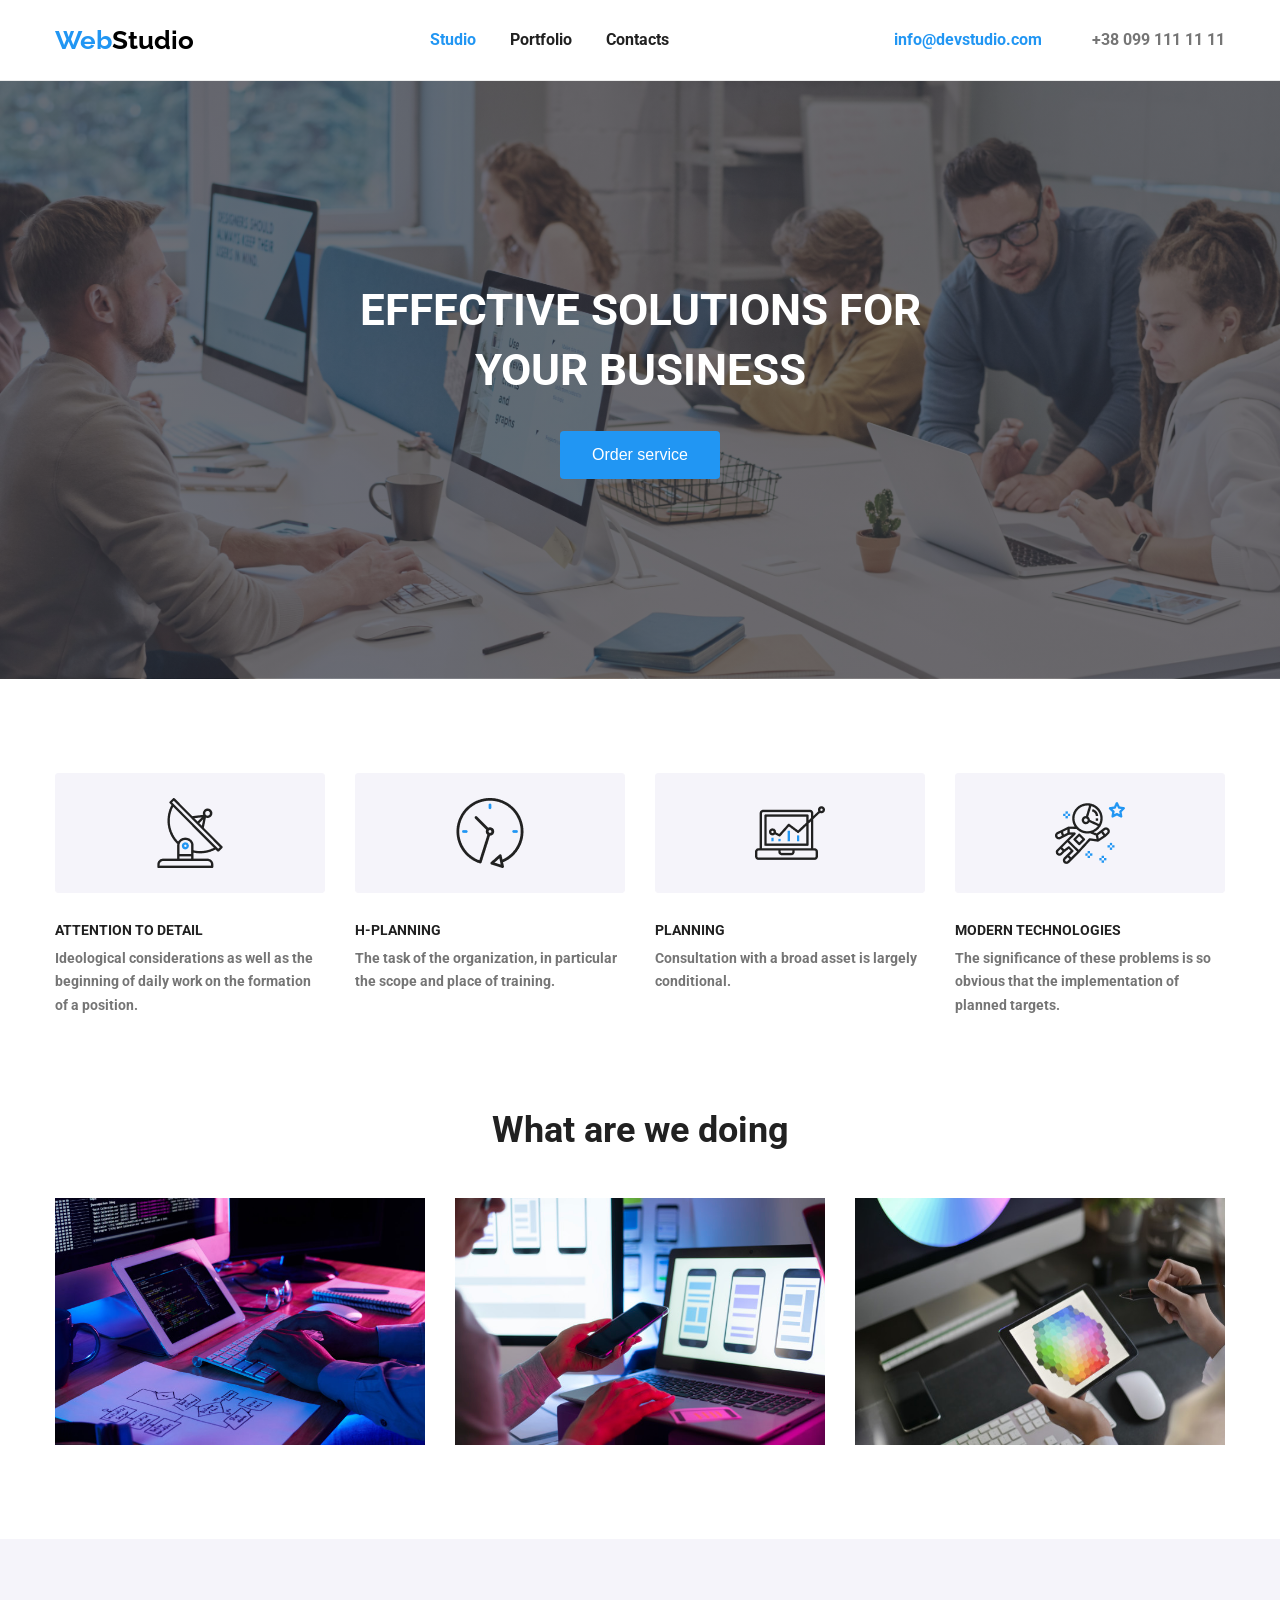
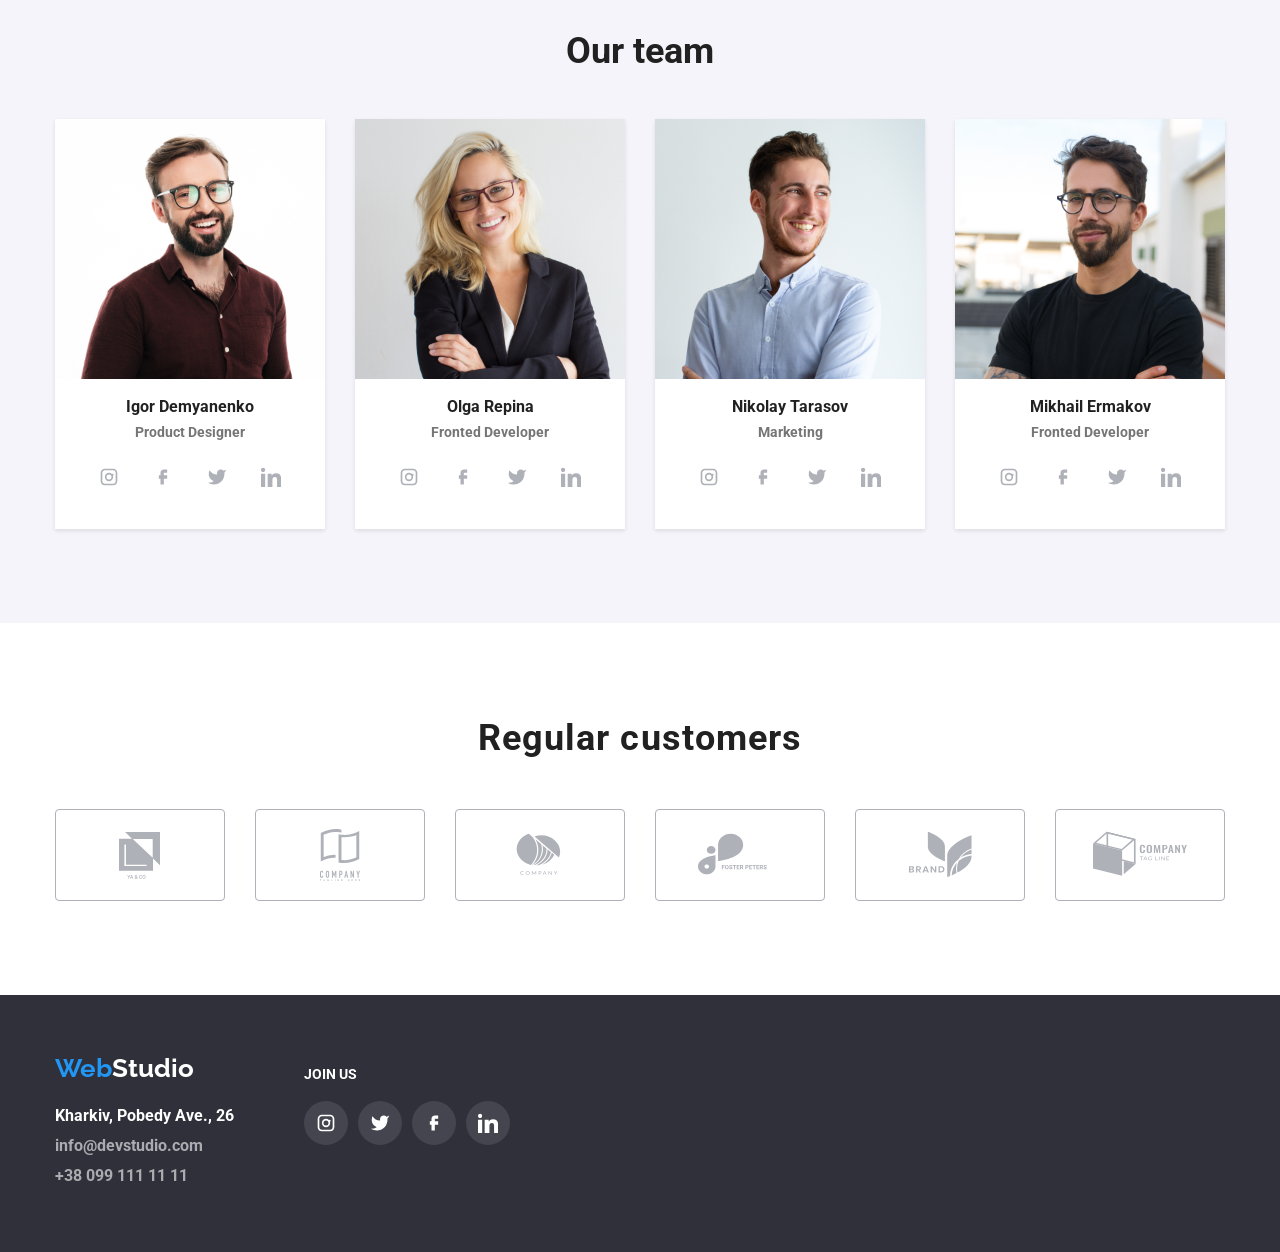
<file: webstudio/webstudio/index.html>
<!DOCTYPE html>
<html lang="uk">
<head>
  <meta charset="UTF-8" />
  <meta name="viewport" content="width=device-width, initial-scale=1.0"/>
  <title>WebStudio</title>
  <link rel="stylesheet" href="css/style.css"/>
</head>


<body>
<svg xmlns="http://www.w3.org/2000/svg" style="display: none">

  
  
  <symbol id="instagram" viewBox="0 0 24 24">
    <path fill="currentColor" d="M7 2C4.243 2 2 4.243 2 7v10c0 2.757 2.243 5 5 5h10c2.757 0 5-2.243 5-5V7c0-2.757-2.243-5-5-5H7zm10 2c1.654 0 3 1.346 3 3v10c0 1.654-1.346 3-3 3H7c-1.654 0-3-1.346-3-3V7c0-1.654 1.346-3 3-3h10zm-5 3a5 5 0 100 10 5 5 0 000-10zm0 2a3 3 0 110 6 3 3 0 010-6zm4.5-.9a1.1 1.1 0 100 2.2 1.1 1.1 0 000-2.2z" fill="currentColor"/>
  </symbol>

  
  <symbol id="facebook" viewBox="0 0 24 24">
    <path fill="currentColor" d="M13 3h4v4h-4v3h4v4h-4v7h-4v-7H7v-4h2V7c0-2.761 2.239-4 4-4z"/>
  </symbol>

  
  <symbol id="twitter" viewBox="0 0 24 24">
    <path fill="currentColor" d="M23 3a10.9 10.9 0 01-3.14 1.53A4.48 4.48 0 0012.07 8v1A10.66 10.66 0 013 4s-4 9 5 13a11.64 11.64 0 01-7 2c9 5 20 0 20-11.5a4.5 4.5 0 00-.08-.83A7.72 7.72 0 0023 3z" fill="currentColor"/>
  </symbol>

  
  <symbol id="linkedin" viewBox="0 0 24 24">
    <path fill="currentColor" d="M4.98 3.5C4.98 4.88 3.86 6 2.5 6S0 4.88 0 3.5 1.12 1 2.5 1 4.98 2.12 4.98 3.5zM0 8h5v16H0zM8 8h4.8v2.2h.1c.7-1.3 2.4-2.7 5-2.7 5.4 0 6.4 3.5 6.4 8.1V24h-5V16.2c0-1.9 0-4.3-2.6-4.3-2.6 0-3 2-3 4.1V24H8z" fill="currentColor"/>
  </symbol>
</svg>

<svg xmlns="http://www.w3.org/2000/svg" style="display: none"> 
 <symbol id="logo-6" viewBox="0 0 106 60">
  <path fill="currentColor" d="M38 7L45.0078 13.6341L32 13.6265V45.8137H66V33.507L73 40.1338V7H38ZM65.6924 32.7283L45.8226 13.918H65.6924V32.7283ZM59.5231 41.1055H37.3801V19.4579H38.9453V39.6397H59.5231V41.1055ZM42.6089 50.0991L41.791 51.7837L40.9731 50.0991H40.2871L41.481 52.3452V53.6538H42.1011V52.3452L43.2925 50.0991H42.6089ZM43.6367 53.6538L43.9248 52.8262H45.3018L45.5923 53.6538H46.2368L44.8916 50.0991H44.3374L42.9946 53.6538H43.6367ZM44.6133 50.8535L45.1284 52.3281H44.0981L44.6133 50.8535ZM47.8701 52.2427C47.7806 52.3794 47.7358 52.5299 47.7358 52.6943C47.7358 52.9938 47.8408 53.2371 48.0508 53.4243C48.2624 53.6099 48.5439 53.7026 48.8955 53.7026C49.2471 53.7026 49.5498 53.6074 49.8037 53.417L50.0039 53.6538H50.6924L50.1699 53.0361C50.375 52.7562 50.4775 52.3973 50.4775 51.9595H49.9624C49.9624 52.1987 49.9128 52.416 49.8135 52.6113L49.1274 51.8008L49.3691 51.625C49.54 51.5013 49.6629 51.3776 49.7378 51.2539C49.8127 51.1286 49.8501 50.9919 49.8501 50.8438C49.8501 50.6191 49.7671 50.4312 49.6011 50.2798C49.4367 50.1268 49.2251 50.0503 48.9663 50.0503C48.6798 50.0503 48.452 50.1317 48.2827 50.2944C48.1134 50.4556 48.0288 50.6753 48.0288 50.9536C48.0288 51.0675 48.0557 51.1855 48.1094 51.3076C48.1647 51.4297 48.2616 51.5778 48.3999 51.752C48.1362 51.9408 47.9596 52.1043 47.8701 52.2427ZM49.4741 53.0288C49.3 53.1623 49.1128 53.229 48.9126 53.229C48.7352 53.229 48.5936 53.1777 48.4878 53.0752C48.382 52.9727 48.3291 52.8392 48.3291 52.6748C48.3291 52.4844 48.4268 52.3151 48.6221 52.167L48.6978 52.1133L49.4741 53.0288ZM48.8369 51.4541C48.6693 51.2474 48.5854 51.0757 48.5854 50.939C48.5854 50.8201 48.6196 50.7217 48.688 50.6436C48.7563 50.5654 48.8483 50.5264 48.9639 50.5264C49.0713 50.5264 49.16 50.5597 49.23 50.6265C49.3 50.6916 49.335 50.7705 49.335 50.8633C49.335 51.0033 49.2845 51.118 49.1836 51.2075L49.1079 51.2686L48.8369 51.4541ZM54.623 53.3853C54.8672 53.172 55.0072 52.8758 55.043 52.4966H54.4277C54.3952 52.7505 54.3179 52.932 54.1958 53.041C54.0737 53.1501 53.8914 53.2046 53.6489 53.2046C53.3836 53.2046 53.1818 53.1037 53.0435 52.9019C52.9067 52.7 52.8384 52.4071 52.8384 52.0229V51.708C52.8416 51.3288 52.9149 51.0415 53.0581 50.8462C53.203 50.6493 53.4097 50.5508 53.6782 50.5508C53.9093 50.5508 54.0843 50.6077 54.2031 50.7217C54.3236 50.834 54.3984 51.0179 54.4277 51.2734H55.043C55.0039 50.8844 54.8647 50.5833 54.6255 50.3701C54.3862 50.1569 54.0705 50.0503 53.6782 50.0503C53.3869 50.0503 53.1297 50.1195 52.9067 50.2578C52.6854 50.3962 52.5153 50.5931 52.3965 50.8486C52.2777 51.1042 52.2183 51.3996 52.2183 51.7349V52.0669C52.2231 52.394 52.2842 52.6813 52.4014 52.9287C52.5186 53.1761 52.6846 53.3674 52.8994 53.5024C53.1159 53.6359 53.3657 53.7026 53.6489 53.7026C54.0542 53.7026 54.3789 53.5968 54.623 53.3853ZM58.2534 52.8872C58.3739 52.6235 58.4341 52.3175 58.4341 51.9692V51.7715C58.4325 51.4248 58.3706 51.1213 58.2485 50.8608C58.1265 50.5988 57.9531 50.3986 57.7285 50.2603C57.5055 50.1203 57.2492 50.0503 56.9595 50.0503C56.6698 50.0503 56.4126 50.1211 56.188 50.2627C55.965 50.4027 55.7917 50.6053 55.668 50.8706C55.5459 51.1359 55.4849 51.4419 55.4849 51.7886V51.9888C55.4865 52.3289 55.5483 52.6292 55.6704 52.8896C55.7941 53.1501 55.9683 53.3511 56.1929 53.4927C56.4191 53.6326 56.6763 53.7026 56.9644 53.7026C57.2557 53.7026 57.5129 53.6326 57.7358 53.4927C57.9604 53.3511 58.133 53.1493 58.2534 52.8872ZM57.5918 50.8779C57.7415 51.0879 57.8164 51.3898 57.8164 51.7837V51.9692C57.8164 52.3696 57.7423 52.674 57.5942 52.8823C57.4478 53.0907 57.2378 53.1948 56.9644 53.1948C56.6942 53.1948 56.4826 53.0882 56.3296 52.875C56.1782 52.6618 56.1025 52.3599 56.1025 51.9692V51.7642C56.1058 51.3817 56.1823 51.0863 56.332 50.8779C56.4834 50.668 56.6925 50.563 56.9595 50.563C57.2329 50.563 57.4437 50.668 57.5918 50.8779Z" fill="currentColor" />
 </symbol> 

<symbol id="logo-1" viewBox="0 0 106 60">
<path fill="currentColor"  d="M50.1136 6.93452H49.977C49.7671 6.92181 49.5571 6.91672 49.3471 6.91163H49.3471H49.3269H48.8918C48.4946 6.91163 48.0898 6.92181 47.6876 6.94215C47.6573 6.93994 47.6269 6.93994 47.5966 6.94215C43.9522 7.14863 40.3817 8.05951 37.0805 9.62492L36.6479 9.83344V31.9746L37.6598 31.6313C38.5477 31.3261 39.4938 31.0515 40.4728 30.7972C43.1193 30.1178 45.8367 29.7567 48.568 29.7216V32.6306C48.2062 32.6332 47.8546 32.6434 47.503 32.6612H47.4195C45.3175 32.7765 43.2317 33.0967 41.1913 33.6173C38.6072 34.2643 36.1143 35.2357 33.7716 36.5086V8.11189C36.2047 6.69275 38.8253 5.62687 41.5556 4.94596C43.9527 4.32705 46.4169 4.00931 48.8918 4H49.3193C49.8303 4.01271 50.3287 4.0356 50.7967 4.0712C52.0297 4.15778 53.2528 4.35263 54.4521 4.65353V7.51685C53.2874 7.24551 52.1032 7.06695 50.9105 6.98284C50.8863 6.98079 50.8621 6.97872 50.8379 6.97666C50.5911 6.95561 50.344 6.93452 50.1136 6.93452ZM55.1528 9.86138C55.7877 9.9097 56.4455 9.93259 57.1108 9.93259C59.7125 9.92307 62.3031 9.59083 64.8239 8.94339C67.4068 8.29396 69.8986 7.32178 72.2411 6.04956V33.9402C69.8067 35.3585 67.1853 36.4243 64.4546 37.1061C62.0571 37.7227 59.5931 38.0395 57.1184 38.0496C55.2433 38.0647 53.3737 37.8443 51.553 37.3935V9.32229C51.983 9.42146 52.4257 9.51301 52.876 9.58929C53.6147 9.7139 54.3939 9.80544 55.1528 9.86138ZM69.3471 10.0775L68.3352 10.4183C67.4042 10.7311 66.4657 11.0108 65.5221 11.26C62.7749 11.966 59.9514 12.3281 57.1158 12.3382C56.4556 12.3382 55.8485 12.3204 55.2616 12.2822L54.4546 12.2288V32.3178V35.0057L55.1477 35.0667C55.7903 35.1227 56.4531 35.1506 57.1209 35.1506C59.3544 35.1412 61.5781 34.8533 63.7412 34.2937C65.5223 33.8469 67.2552 33.2243 68.9145 32.4348L69.3471 32.2263V10.0775Z" fill="currentColor"/>
<path d="M35.7371 46.212C35.5917 46.0611 35.4163 45.9427 35.2224 45.8642C35.0284 45.7858 34.8203 45.7492 34.6114 45.7568C34.3888 45.7539 34.1678 45.7954 33.9613 45.8789C33.7719 45.9543 33.5998 46.0677 33.4553 46.212C33.3125 46.3568 33.2013 46.5301 33.129 46.7206C33.0497 46.9203 33.0101 47.1337 33.0126 47.3487V51.1427C33.0036 51.4101 33.0546 51.676 33.1619 51.9209C33.2514 52.1153 33.3807 52.2886 33.5413 52.4294C33.693 52.5571 33.871 52.6492 34.0625 52.699C34.2469 52.7508 34.4376 52.7774 34.6291 52.7778C34.8404 52.7799 35.0495 52.7348 35.2413 52.6456C35.4309 52.5626 35.6028 52.4434 35.7473 52.2947C35.8881 52.1473 36.0005 51.9748 36.0786 51.7861C36.1597 51.5948 36.201 51.3888 36.2001 51.1809V50.7562H35.2084V51.0944C35.2114 51.2099 35.1916 51.3248 35.1502 51.4326C35.1179 51.5134 35.0688 51.5862 35.006 51.6462C34.9446 51.6959 34.8742 51.733 34.7986 51.7556C34.7316 51.7779 34.6617 51.7899 34.5912 51.7912C34.5026 51.8015 34.413 51.7881 34.3312 51.7524C34.2495 51.7166 34.1786 51.6599 34.1257 51.5877C34.0322 51.4353 33.9864 51.2581 33.9942 51.0792V47.542C33.988 47.3458 34.0297 47.1511 34.1156 46.9749C34.1671 46.8948 34.2399 46.8309 34.3258 46.7904C34.4117 46.75 34.5071 46.7346 34.6013 46.746C34.6868 46.743 34.7717 46.7608 34.8488 46.798C34.9259 46.8352 34.9929 46.8907 35.044 46.9596C35.155 47.1053 35.213 47.2848 35.2084 47.4682V47.7963H36.19V47.4097C36.1919 47.1827 36.1507 46.9575 36.0685 46.746C35.9953 46.5473 35.8825 46.3656 35.7371 46.212Z" fill="currentColor"/>
<path d="M41.6289 46.169C41.3127 45.902 40.9136 45.7545 40.5007 45.752C40.2987 45.7528 40.0984 45.7889 39.9087 45.8588C39.7161 45.9278 39.5384 46.0331 39.3851 46.169C39.2208 46.3167 39.0897 46.4978 39.0005 46.7005C38.9006 46.9322 38.8515 47.1828 38.8563 47.4354V51.0743C38.8495 51.3302 38.8987 51.5846 39.0005 51.8193C39.0903 52.015 39.2215 52.1886 39.3851 52.3279C39.5367 52.4687 39.7147 52.5776 39.9087 52.6483C40.0984 52.7181 40.2987 52.7543 40.5007 52.7551C40.7027 52.7547 40.9031 52.7186 41.0926 52.6483C41.29 52.5766 41.4719 52.4679 41.6289 52.3279C41.7871 52.186 41.9145 52.0129 42.0033 51.8193C42.1051 51.5846 42.1544 51.3302 42.1475 51.0743V47.4354C42.1524 47.1828 42.1032 46.9322 42.0033 46.7005C41.9151 46.5 41.7878 46.3193 41.6289 46.169ZM41.166 51.0743C41.1743 51.1713 41.1609 51.2689 41.1268 51.36C41.0926 51.4511 41.0386 51.5333 40.9687 51.6007C40.8377 51.7105 40.6725 51.7707 40.5019 51.7707C40.3313 51.7707 40.1662 51.7105 40.0352 51.6007C39.9652 51.5333 39.9112 51.4511 39.8771 51.36C39.8429 51.2689 39.8295 51.1713 39.8379 51.0743V47.4354C39.8295 47.3384 39.8429 47.2407 39.8771 47.1496C39.9112 47.0585 39.9652 46.9763 40.0352 46.909C40.1662 46.7991 40.3313 46.739 40.5019 46.739C40.6725 46.739 40.8377 46.7991 40.9687 46.909C41.0386 46.9763 41.0926 47.0585 41.1268 47.1496C41.1609 47.2407 41.1743 47.3384 41.166 47.4354V51.0743Z" fill="currentColor"/>
<path d="M49.3673 52.6993V45.8105H48.4136L47.1614 49.4571H47.1437L45.8813 45.8105H44.9377V52.6993H45.9218V48.5086H45.9395L46.9033 51.4711H47.3941L48.3655 48.5086H48.3832V52.6993H49.3673Z" fill="currentColor"/>
<path d="M54.9581 46.294C54.8065 46.124 54.6153 45.9947 54.4015 45.9177C54.1712 45.8428 53.9302 45.8067 53.6881 45.8109H52.226V52.6996H53.2075V50.0092H53.7134C54.0197 50.0232 54.3244 49.9584 54.5988 49.8211C54.822 49.6971 55.0081 49.5154 55.1377 49.2947C55.2512 49.1114 55.3277 48.9075 55.3628 48.6945C55.4014 48.4353 55.4192 48.1734 55.4159 47.9113C55.4255 47.5805 55.3932 47.2498 55.3198 46.9272C55.2543 46.6888 55.1299 46.471 54.9581 46.294ZM54.4521 48.3945C54.4479 48.5192 54.4168 48.6415 54.361 48.753C54.3049 48.859 54.2162 48.9437 54.1081 48.9946C53.9627 49.0596 53.8041 49.0892 53.6451 49.0811H53.1974V46.739H53.7033C53.8557 46.7316 54.0075 46.7612 54.146 46.8255C54.2475 46.8837 54.3281 46.9727 54.3762 47.0798C54.4299 47.2008 54.4591 47.3313 54.4622 47.4638C54.4622 47.6087 54.4622 47.7613 54.4622 47.9215C54.4622 48.0817 54.4723 48.247 54.4622 48.3945H54.4521Z" fill="currentColor"/>
<path d="M59.6077 45.8105H58.8032L57.2854 52.6993H58.2669L58.5553 51.2193H59.8935L60.1819 52.6993H61.1635L59.6077 45.8105ZM58.702 50.281L59.1852 47.7838H59.2029L59.6836 50.281H58.702Z" fill="currentColor"/>
<path d="M65.9497 49.9606H65.932L64.4496 45.8105H63.506V52.6993H64.4875V48.5569H64.5078L66.0079 52.6993H66.9312V45.8105H65.9497V49.9606Z" fill="currentColor"/>
<path d="M71.9476 45.8105L71.1583 48.5493H71.1381L70.3488 45.8105H69.3091L70.6574 49.7877V52.6993H71.639V49.7877L72.9873 45.8105H71.9476Z" fill="currentColor"/>
<path d="M33 54.6442H33.4731V55.9716H33.7943V54.6442H34.2649V54.3721H33V54.6442Z" fill="currentColor"/>
<path d="M36.9767 54.3721L36.3569 55.9716H36.6984L36.83 55.6079H37.4675L37.6041 55.9716H37.9532L37.3182 54.3721H36.9767ZM36.9261 55.3384L37.1437 54.7459L37.3612 55.3384H36.9261Z" fill="currentColor"/>
<path d="M40.9079 55.3821H41.2773V55.5881C41.1694 55.6746 41.0358 55.722 40.8978 55.7229C40.8333 55.7265 40.7689 55.7145 40.7099 55.688C40.6509 55.6614 40.5991 55.6211 40.5588 55.5703C40.474 55.4485 40.4322 55.3017 40.4399 55.1533C40.4399 54.7973 40.5942 54.6193 40.9003 54.6193C40.9809 54.6112 41.0617 54.6325 41.128 54.6791C41.1944 54.7257 41.2419 54.7947 41.2621 54.8735L41.5783 54.8125C41.51 54.4997 41.2849 54.3421 40.9003 54.3421C40.6947 54.3366 40.4947 54.4103 40.3413 54.5481C40.2607 54.6276 40.1983 54.7239 40.1586 54.8302C40.1188 54.9365 40.1026 55.0502 40.1111 55.1634C40.1017 55.3823 40.1749 55.5966 40.316 55.7636C40.3943 55.8444 40.4892 55.9071 40.594 55.9475C40.6988 55.9879 40.8111 56.0049 40.9231 55.9975C41.1734 56.0045 41.4165 55.9133 41.6011 55.7432V55.1126H40.9079V55.3821Z" fill="currentColor"/>
<path d="M44.9226 54.3721H44.5988V55.9716H45.7194V55.6995H44.9226V54.3721Z" fill="currentColor"/>
<path d="M48.3175 54.3721H47.9937V55.9716H48.3175V54.3721Z" fill="currentColor"/>
<path d="M51.6365 55.4401L50.9813 54.3721H50.6676V55.9716H50.9686V54.9264L51.6112 55.9716H51.9325V54.3721H51.6365V55.4401Z" fill="currentColor"/>
<path d="M54.6368 55.2672H55.4337V54.9951H54.6368V54.6442H55.4944V54.3721H54.313V55.9716H55.5273V55.6995H54.6368V55.2672Z" fill="currentColor"/>
<path d="M61.9122 55.0027H61.2823V54.3721H60.9611V55.9716H61.2823V55.2723H61.9122V55.9716H62.2335V54.3721H61.9122V55.0027Z" fill="currentColor"/>
<path d="M64.9302 55.2672H65.7296V54.9951H64.9302V54.6442H65.7903V54.3721H64.6089V55.9716H65.8206V55.6995H64.9302V55.2672Z" fill="currentColor"/>
<path d="M69.0233 55.2674C69.3015 55.2241 69.4432 55.0766 69.4432 54.8224C69.4513 54.7543 69.441 54.6854 69.4134 54.6227C69.3858 54.5601 69.3419 54.5061 69.2863 54.4663C69.1415 54.3936 68.9799 54.3611 68.8183 54.3723H68.1404V55.9717H68.4617V55.303H68.5249C68.5934 55.2987 68.6619 55.3109 68.7247 55.3386C68.7717 55.3675 68.8108 55.4077 68.8386 55.4555L69.1877 55.9641H69.5722L69.3774 55.6513C69.2913 55.4969 69.1699 55.3653 69.0233 55.2674ZM68.6994 55.0461H68.4617V54.6444H68.7146C68.8248 54.6354 68.9357 54.6484 69.041 54.6825C69.0644 54.7031 69.0828 54.7288 69.095 54.7576C69.1072 54.7865 69.1127 54.8176 69.1113 54.8489C69.1098 54.8802 69.1014 54.9107 69.0866 54.9382C69.0718 54.9658 69.051 54.9896 69.0258 55.008C68.9202 55.0404 68.8096 55.0533 68.6994 55.0461Z" fill="currentColor"/>
<path d="M72.1096 55.2672H72.9064V54.9951H72.1096V54.6442H72.9697V54.3721H71.7858V55.9716H73V55.6995H72.1096V55.2672Z" fill="currentColor"/>

</symbol>



<symbol id="logo-2" viewBox="0 0 106 60">
  <path fill="currentColor" d="M36.4063 49.1018C36.4222 49.1022 36.4379 49.1053 36.4524 49.111C36.4669 49.1167 36.4799 49.1248 36.4908 49.135L36.7089 49.3435C36.5396 49.5122 36.3304 49.6472 36.0955 49.7391C35.8204 49.8395 35.5239 49.8879 35.2257 49.8813C34.9455 49.8863 34.6671 49.8411 34.4078 49.7486C34.1739 49.6636 33.9638 49.536 33.7916 49.3743C33.6159 49.2065 33.4805 49.01 33.3935 48.7962C33.2982 48.5578 33.2512 48.3069 33.2545 48.0546C33.2506 47.8007 33.3015 47.5483 33.4044 47.3107C33.4997 47.0955 33.6433 46.8989 33.827 46.7326C34.0132 46.5694 34.2359 46.4412 34.4814 46.3558C34.7499 46.2654 35.0359 46.2203 35.3239 46.2232C35.5914 46.2175 35.8575 46.2586 36.1064 46.344C36.3223 46.4254 36.5206 46.5384 36.6926 46.6781L36.5099 46.9008C36.4973 46.9165 36.4816 46.9301 36.4635 46.941C36.442 46.9539 36.4159 46.9598 36.3899 46.9576C36.3616 46.9559 36.3343 46.9478 36.3109 46.9339L36.2127 46.8747L36.0764 46.7989C36.0175 46.7707 35.9565 46.7462 35.8937 46.7255C35.8128 46.7003 35.7299 46.6805 35.6456 46.6662C35.5386 46.6491 35.4299 46.6412 35.3211 46.6425C35.1138 46.6403 34.908 46.6741 34.7159 46.742C34.5367 46.805 34.375 46.9003 34.2415 47.0216C34.1055 47.1507 34.0007 47.3021 33.9334 47.467C33.8566 47.6556 33.8187 47.8545 33.8216 48.0546C33.8183 48.2578 33.8561 48.4598 33.9334 48.6516C33.9999 48.8151 34.1027 48.9656 34.236 49.0947C34.3609 49.215 34.5157 49.309 34.6886 49.3695C34.8666 49.4336 35.0576 49.4659 35.2503 49.4643C35.3615 49.4658 35.4728 49.4594 35.5829 49.4453C35.7627 49.4263 35.9351 49.372 36.0873 49.2866C36.1636 49.2429 36.2356 49.1937 36.3027 49.1397C36.3307 49.1165 36.3676 49.103 36.4063 49.1018Z" fill="currentColor"/>
<path d="M42.7044 48.0537C42.7078 48.3051 42.6579 48.5548 42.5572 48.7905C42.4684 49.0042 42.3284 49.1992 42.1465 49.3625C41.9646 49.5259 41.745 49.6539 41.5021 49.7381C40.9683 49.915 40.3782 49.915 39.8444 49.7381C39.603 49.6526 39.3848 49.5243 39.2037 49.3614C39.0219 49.1951 38.8809 48.9984 38.7893 48.7834C38.5929 48.3062 38.5929 47.7846 38.7893 47.3074C38.8823 47.0922 39.0231 46.895 39.2037 46.727C39.3864 46.5693 39.6045 46.4459 39.8444 46.3646C40.3775 46.1845 40.969 46.1845 41.5021 46.3646C41.7443 46.45 41.9634 46.5783 42.1455 46.7412C42.325 46.9059 42.465 47.1 42.5572 47.3122C42.6582 47.5494 42.7081 47.8008 42.7044 48.0537ZM42.1319 48.0537C42.1362 47.8526 42.1011 47.6523 42.0283 47.4614C41.9672 47.2979 41.8679 47.1471 41.7366 47.0184C41.6087 46.8967 41.4513 46.8012 41.2758 46.7389C40.8879 46.6093 40.4586 46.6093 40.0707 46.7389C39.8952 46.8012 39.7378 46.8967 39.6099 47.0184C39.4768 47.1463 39.3764 47.2973 39.3155 47.4614C39.1768 47.8471 39.1768 48.2603 39.3155 48.646C39.377 48.8098 39.4773 48.9607 39.6099 49.089C39.7379 49.2099 39.8953 49.3046 40.0707 49.3661C40.4593 49.4924 40.8872 49.4924 41.2758 49.3661C41.4512 49.3046 41.6086 49.2099 41.7366 49.089C41.8673 48.96 41.9665 48.8093 42.0283 48.646C42.1015 48.4551 42.1365 48.2548 42.1319 48.0537Z" fill="currentColor"/>
<path d="M47.0013 48.6746L47.0586 48.8072C47.0804 48.7599 47.0995 48.7172 47.1213 48.6746C47.1421 48.63 47.1657 48.5865 47.1922 48.5443L48.5854 46.3437C48.6127 46.3058 48.6372 46.2821 48.6645 46.275C48.7015 46.2652 48.7403 46.2612 48.779 46.2632H49.1907V49.8424H48.7026V47.2107C48.7026 47.1775 48.7026 47.1396 48.7026 47.0994C48.7 47.0583 48.7 47.0172 48.7026 46.9762L47.3012 49.2076C47.2834 49.241 47.255 49.2692 47.2192 49.289C47.1834 49.3087 47.1418 49.3191 47.0995 49.3189H47.0204C46.9779 49.3194 46.9362 49.3091 46.9004 49.2894C46.8646 49.2696 46.8362 49.2412 46.8186 49.2076L45.3763 46.962C45.3763 47.0046 45.3763 47.0472 45.3763 47.0899C45.3763 47.1325 45.3763 47.1704 45.3763 47.2036V49.8353H44.9047V46.2632H45.3164C45.355 46.2612 45.3938 46.2652 45.4309 46.275C45.4647 46.2896 45.4916 46.3139 45.5072 46.3437L46.9304 48.5467C46.9584 48.5874 46.9821 48.6302 47.0013 48.6746Z" fill="currentColor"/>
<path d="M52.2444 48.4967V49.8374H51.6991V46.2631H52.9151C53.1446 46.2592 53.3735 46.2856 53.594 46.3412C53.7705 46.3847 53.9341 46.4606 54.0739 46.5639C54.195 46.6607 54.2883 46.7807 54.3465 46.9145C54.4109 47.0603 54.4423 47.2155 54.4392 47.3716C54.4416 47.5284 54.4073 47.6839 54.3383 47.8288C54.2728 47.9659 54.1721 48.0882 54.0439 48.1864C53.904 48.294 53.7395 48.3747 53.5613 48.4233C53.349 48.4822 53.127 48.5103 52.9042 48.5062L52.2444 48.4967ZM52.2444 48.113H52.9042C53.0475 48.1146 53.1902 48.0962 53.3268 48.0585C53.4395 48.0256 53.5433 47.9732 53.6322 47.9046C53.7141 47.839 53.7775 47.758 53.8176 47.6677C53.8622 47.5722 53.8844 47.4699 53.883 47.3669C53.8893 47.2675 53.8707 47.1681 53.8283 47.0757C53.7859 46.9832 53.7208 46.8999 53.6376 46.8315C53.4293 46.6902 53.1677 46.6218 52.9042 46.6397H52.2444V48.113Z" fill="currentColor"/>
<path d="M59.5731 49.8423H59.1423C59.0991 49.8437 59.0566 49.832 59.0223 49.8091C58.9914 49.7868 58.9671 49.7584 58.9514 49.7262L58.5806 48.8615H56.7185L56.334 49.7262C56.3199 49.7578 56.2964 49.7856 56.2659 49.8067C56.2312 49.831 56.1877 49.8436 56.1432 49.8423H55.7124L57.3483 46.2627H57.9154L59.5731 49.8423ZM56.8739 48.5133H58.4116L57.7627 47.0563C57.7131 46.9467 57.6721 46.8343 57.64 46.7199L57.5773 46.9071C57.5582 46.9639 57.5364 47.016 57.5173 47.0587L56.8739 48.5133Z" fill="currentColor"/>
<path d="M61.9288 46.2794C61.9614 46.2949 61.9894 46.3168 62.0106 46.3433L64.3962 49.0416C64.3962 48.9989 64.3962 48.9563 64.3962 48.916C64.3962 48.8758 64.3962 48.8355 64.3962 48.7976V46.2628H64.8843V49.8423H64.6116C64.5729 49.8433 64.5345 49.836 64.4998 49.821C64.4662 49.8039 64.4365 49.7814 64.4126 49.7546L62.0297 47.0587C62.0323 47.0998 62.0323 47.1409 62.0297 47.1819C62.0297 47.2222 62.0297 47.2577 62.0297 47.2909V49.8423H61.5416V46.2628H61.8306C61.8644 46.262 61.8979 46.2676 61.9288 46.2794Z" fill="currentColor"/>
<path d="M68.9031 48.4193V49.8407H68.3578V48.4193L66.8501 46.2635H67.3381C67.3802 46.2614 67.4218 46.2723 67.4554 46.2943C67.4851 46.3173 67.51 46.3446 67.529 46.3749L68.4724 47.7655C68.5105 47.8247 68.5432 47.8792 68.5705 47.9313C68.5978 47.9834 68.6196 48.0332 68.6387 48.0829L68.7096 47.9289C68.736 47.8726 68.767 47.818 68.8023 47.7655L69.732 46.3654C69.7516 46.3375 69.7754 46.312 69.8029 46.2896C69.8352 46.265 69.8772 46.2523 69.9201 46.2541H70.4136L68.9031 48.4193Z" fill="currentColor"/>
<path d="M46.7314 40.2563C46.9686 40.2823 47.2086 40.3036 47.4512 40.3226C51.1301 38.8927 54.2422 36.5525 56.3987 33.5943C58.5552 30.6362 59.6603 27.1914 59.5759 23.6905L55.5216 20.168C56.346 23.8953 55.9604 27.7483 54.408 31.2961C52.8555 34.8438 50.1976 37.9462 46.7314 40.2563Z" fill="currentColor"/>
<path d="M45.2837 40.0929L45.3928 40.1118C49.0966 37.81 51.9205 34.5957 53.4993 30.8845C55.078 27.1733 55.3389 23.1359 54.2483 19.2945L48.4737 14.2773C50.8094 18.4014 51.7495 23.0168 51.1848 27.5868C50.6201 32.1568 48.5737 36.4936 45.2837 40.0929Z" fill="currentColor"/>
<path d="M64.868 27.8271C63.8869 31.6737 61.5042 35.1429 58.0736 37.7195C57.0717 38.4761 55.991 39.1502 54.8455 39.733C57.6389 39.0196 60.2065 37.7584 62.3503 36.0466C64.494 34.3347 66.1567 32.218 67.21 29.8596L64.868 27.8271Z" fill="currentColor"/>
<path d="M63.949 27.2604L60.6146 24.3633C60.5508 27.6664 59.47 30.8944 57.4845 33.7117C55.499 36.5291 52.6813 38.833 49.3242 40.3841H49.3406C50.0887 40.3838 50.8362 40.3451 51.579 40.268C54.7164 39.1554 57.488 37.3853 59.6464 35.1156C61.8049 32.8459 63.283 30.1472 63.949 27.2604Z" fill="currentColor"/>
<path d="M45.7663 12.1612L41.7883 8.7002C38.2322 9.89415 35.1738 11.9931 33.0134 14.7223C30.8529 17.4515 29.6912 20.6838 29.6801 23.9961V23.9961C29.6934 27.6562 31.1113 31.2079 33.7093 34.089C36.3073 36.9702 39.9371 39.0162 44.0241 39.9033C47.6725 36.0412 49.8086 31.269 50.1219 26.28C50.4352 21.291 48.9094 16.3452 45.7663 12.1612Z" fill="currentColor"/>
<path d="M73.1401 26.7277C73.1257 22.3852 71.1339 18.2242 67.5997 15.1535C64.0656 12.0829 59.2764 10.3524 54.2784 10.3399C51.9688 10.3378 49.6789 10.7081 47.5249 11.4319L71.8805 32.593C72.7144 30.7225 73.1415 28.7337 73.1401 26.7277Z" fill="currentColor"/>

</symbol>


<symbol id="logo-3" viewBox="0 0 106 60">
 <path fill="currentColor" d="M24.1462 21.1035H24.1433C21.7453 21.1035 19.8013 22.8311 19.8013 24.9622V24.9647C19.8013 27.0958 21.7453 28.8234 24.1433 28.8234H24.1462C26.5442 28.8234 28.4882 27.0958 28.4882 24.9647V24.9622C28.4882 22.8311 26.5442 21.1035 24.1462 21.1035Z" fill="currentColor"/>
<path d="M56.195 19.8695C56.1882 16.9095 54.8623 14.0725 52.5074 11.9792C50.1525 9.88592 46.9604 8.70692 43.6297 8.7002V8.7002C40.298 8.70557 37.1045 9.88398 34.7484 11.9774C32.3922 14.0708 31.0655 16.9087 31.0587 19.8695V36.1924C31.0587 36.1924 56.1922 33.7047 56.195 19.8721V19.8695Z" fill="currentColor"/>
<path d="M11 41.5495C11.006 43.6091 11.9291 45.5828 13.5676 47.0394C15.2061 48.496 17.4267 49.317 19.7442 49.3231C22.0612 49.317 24.2814 48.4963 25.9197 47.0403C27.5581 45.5843 28.4816 43.6112 28.4884 41.552V30.1943C28.4884 30.1943 11 31.9266 11 41.5495ZM19.7442 43.5844C19.2913 43.5844 18.8486 43.4651 18.472 43.2415C18.0955 43.0179 17.802 42.7001 17.6287 42.3282C17.4554 41.9564 17.41 41.5472 17.4984 41.1525C17.5867 40.7577 17.8048 40.3951 18.125 40.1105C18.4453 39.8259 18.8533 39.6321 19.2975 39.5536C19.7416 39.4751 20.202 39.5154 20.6205 39.6694C21.0389 39.8234 21.3965 40.0843 21.6481 40.4189C21.8997 40.7535 22.034 41.147 22.034 41.5495C22.0351 41.8173 21.9767 42.0828 21.8622 42.3306C21.7476 42.5783 21.5791 42.8036 21.3664 42.9933C21.1536 43.1831 20.9008 43.3337 20.6224 43.4364C20.3441 43.5392 20.0456 43.5921 19.7442 43.5921V43.5844Z" fill="currentColor"/>
<path d="M37.4177 42.4639H35.7302V44.207H34.8513V39.9414H37.6287V40.6533H35.7302V41.7549H37.4177V42.4639ZM41.6423 42.1709C41.6423 42.5908 41.5681 42.959 41.4197 43.2754C41.2712 43.5918 41.0583 43.8359 40.781 44.0078C40.5056 44.1797 40.1892 44.2656 39.8318 44.2656C39.4783 44.2656 39.1628 44.1807 38.8855 44.0107C38.6082 43.8408 38.3933 43.5986 38.241 43.2842C38.0886 42.9678 38.0115 42.6045 38.0095 42.1943V41.9834C38.0095 41.5635 38.0847 41.1943 38.2351 40.876C38.3875 40.5557 38.6013 40.3105 38.8767 40.1406C39.1541 39.9688 39.4705 39.8828 39.8259 39.8828C40.1814 39.8828 40.4968 39.9688 40.7722 40.1406C41.0496 40.3105 41.2634 40.5557 41.4138 40.876C41.5662 41.1943 41.6423 41.5625 41.6423 41.9805V42.1709ZM40.7517 41.9775C40.7517 41.5303 40.6716 41.1904 40.5115 40.958C40.3513 40.7256 40.1228 40.6094 39.8259 40.6094C39.531 40.6094 39.3035 40.7246 39.1433 40.9551C38.9832 41.1836 38.9021 41.5195 38.9001 41.9629V42.1709C38.9001 42.6064 38.9802 42.9443 39.1404 43.1846C39.3005 43.4248 39.531 43.5449 39.8318 43.5449C40.1267 43.5449 40.3533 43.4297 40.5115 43.1992C40.6697 42.9668 40.7498 42.6289 40.7517 42.1855V41.9775ZM44.4929 43.0879C44.4929 42.9219 44.4343 42.7949 44.3171 42.707C44.2 42.6172 43.989 42.5234 43.6843 42.4258C43.3796 42.3262 43.1384 42.2285 42.9607 42.1328C42.4763 41.8711 42.2341 41.5186 42.2341 41.0752C42.2341 40.8447 42.2986 40.6396 42.4275 40.46C42.5583 40.2783 42.7449 40.1367 42.9871 40.0352C43.2312 39.9336 43.5046 39.8828 43.8074 39.8828C44.1121 39.8828 44.3835 39.9385 44.6218 40.0498C44.8601 40.1592 45.0447 40.3145 45.1755 40.5156C45.3083 40.7168 45.3748 40.9453 45.3748 41.2012H44.4958C44.4958 41.0059 44.4343 40.8545 44.3113 40.7471C44.1882 40.6377 44.0154 40.583 43.7927 40.583C43.5779 40.583 43.4109 40.6289 43.2917 40.7207C43.1726 40.8105 43.113 40.9297 43.113 41.0781C43.113 41.2168 43.1824 41.333 43.321 41.4268C43.4617 41.5205 43.6677 41.6084 43.9392 41.6904C44.4392 41.8408 44.8035 42.0273 45.032 42.25C45.2605 42.4727 45.3748 42.75 45.3748 43.082C45.3748 43.4512 45.2351 43.7412 44.9558 43.9521C44.6765 44.1611 44.3005 44.2656 43.8279 44.2656C43.4998 44.2656 43.2009 44.2061 42.9314 44.0869C42.6619 43.9658 42.4558 43.8008 42.3132 43.5918C42.1726 43.3828 42.1023 43.1406 42.1023 42.8652H42.9841C42.9841 43.3359 43.2654 43.5713 43.8279 43.5713C44.0369 43.5713 44.2 43.5293 44.3171 43.4453C44.4343 43.3594 44.4929 43.2402 44.4929 43.0879ZM49.1833 40.6533H47.8767V44.207H46.9978V40.6533H45.7087V39.9414H49.1833V40.6533ZM52.2537 42.3584H50.5662V43.501H52.5466V44.207H49.6873V39.9414H52.5408V40.6533H50.5662V41.6699H52.2537V42.3584ZM54.6414 42.6455H53.9412V44.207H53.0623V39.9414H54.6472C55.1511 39.9414 55.5398 40.0537 55.8132 40.2783C56.0867 40.5029 56.2234 40.8203 56.2234 41.2305C56.2234 41.5215 56.1599 41.7646 56.033 41.96C55.908 42.1533 55.7175 42.3076 55.4617 42.4229L56.3845 44.166V44.207H55.4412L54.6414 42.6455ZM53.9412 41.9336H54.6501C54.8708 41.9336 55.0417 41.8779 55.1628 41.7666C55.2839 41.6533 55.3445 41.498 55.3445 41.3008C55.3445 41.0996 55.2869 40.9414 55.1716 40.8262C55.0583 40.7109 54.8835 40.6533 54.6472 40.6533H53.9412V41.9336ZM59.2673 42.7041V44.207H58.3884V39.9414H60.0525C60.3728 39.9414 60.6541 40 60.8962 40.1172C61.1404 40.2344 61.3279 40.4014 61.4587 40.6182C61.5896 40.833 61.655 41.0781 61.655 41.3535C61.655 41.7715 61.5115 42.1016 61.2244 42.3438C60.9392 42.584 60.5437 42.7041 60.0378 42.7041H59.2673ZM59.2673 41.9922H60.0525C60.2849 41.9922 60.4617 41.9375 60.5828 41.8281C60.7058 41.7188 60.7673 41.5625 60.7673 41.3594C60.7673 41.1504 60.7058 40.9814 60.5828 40.8525C60.4597 40.7236 60.2898 40.6572 60.073 40.6533H59.2673V41.9922ZM64.8279 42.3584H63.1404V43.501H65.1208V44.207H62.2615V39.9414H65.115V40.6533H63.1404V41.6699H64.8279V42.3584ZM68.906 40.6533H67.5994V44.207H66.7205V40.6533H65.4314V39.9414H68.906V40.6533ZM71.9763 42.3584H70.2888V43.501H72.2693V44.207H69.4099V39.9414H72.2634V40.6533H70.2888V41.6699H71.9763V42.3584ZM74.364 42.6455H73.6638V44.207H72.7849V39.9414H74.3699C74.8738 39.9414 75.2625 40.0537 75.5359 40.2783C75.8093 40.5029 75.946 40.8203 75.946 41.2305C75.946 41.5215 75.8826 41.7646 75.7556 41.96C75.6306 42.1533 75.4402 42.3076 75.1843 42.4229L76.1072 44.166V44.207H75.1638L74.364 42.6455ZM73.6638 41.9336H74.3728C74.5935 41.9336 74.7644 41.8779 74.8855 41.7666C75.0066 41.6533 75.0671 41.498 75.0671 41.3008C75.0671 41.0996 75.0095 40.9414 74.8943 40.8262C74.781 40.7109 74.6062 40.6533 74.3699 40.6533H73.6638V41.9336ZM78.8289 43.0879C78.8289 42.9219 78.7703 42.7949 78.6531 42.707C78.5359 42.6172 78.325 42.5234 78.0203 42.4258C77.7156 42.3262 77.4744 42.2285 77.2966 42.1328C76.8123 41.8711 76.5701 41.5186 76.5701 41.0752C76.5701 40.8447 76.6345 40.6396 76.7634 40.46C76.8943 40.2783 77.0808 40.1367 77.323 40.0352C77.5671 39.9336 77.8406 39.8828 78.1433 39.8828C78.448 39.8828 78.7195 39.9385 78.9578 40.0498C79.196 40.1592 79.3806 40.3145 79.5115 40.5156C79.6443 40.7168 79.7107 40.9453 79.7107 41.2012H78.8318C78.8318 41.0059 78.7703 40.8545 78.6472 40.7471C78.5242 40.6377 78.3513 40.583 78.1287 40.583C77.9138 40.583 77.7468 40.6289 77.6277 40.7207C77.5085 40.8105 77.449 40.9297 77.449 41.0781C77.449 41.2168 77.5183 41.333 77.657 41.4268C77.7976 41.5205 78.0037 41.6084 78.2751 41.6904C78.7751 41.8408 79.1394 42.0273 79.3679 42.25C79.5964 42.4727 79.7107 42.75 79.7107 43.082C79.7107 43.4512 79.571 43.7412 79.2917 43.9521C79.0125 44.1611 78.6365 44.2656 78.1638 44.2656C77.8357 44.2656 77.5369 44.2061 77.2673 44.0869C76.9978 43.9658 76.7917 43.8008 76.6492 43.5918C76.5085 43.3828 76.4382 43.1406 76.4382 42.8652H77.3201C77.3201 43.3359 77.6013 43.5713 78.1638 43.5713C78.3728 43.5713 78.5359 43.5293 78.6531 43.4453C78.7703 43.3594 78.8289 43.2402 78.8289 43.0879Z" fill="currentColor"/>

</symbol>


<symbol id="logo-4" viewBox="0 0 106 60">
<path d="M26.7569 44.7349C27.0006 45.011 27.1304 45.3569 27.1236 45.7118C27.136 45.9434 27.0914 46.1745 26.993 46.3881C26.8947 46.6018 26.7451 46.7924 26.5554 46.9459C26.082 47.2732 25.4956 47.4333 24.9037 47.3966H22V41.2051H24.8442C25.4057 41.1709 25.9626 41.3163 26.42 41.6165C26.6036 41.7572 26.7491 41.9351 26.8448 42.1362C26.9406 42.3372 26.984 42.5559 26.9716 42.7749C26.9883 43.1164 26.8712 43.4522 26.6413 43.7216C26.4206 43.9676 26.1156 44.1382 25.7758 44.2056C26.161 44.2699 26.5087 44.4575 26.7569 44.7349ZM23.3511 43.8003H24.5667C24.843 43.819 25.1174 43.7459 25.3397 43.5946C25.431 43.5188 25.502 43.4249 25.5473 43.32C25.5925 43.2151 25.6108 43.1021 25.6007 42.9896C25.6093 42.8776 25.5906 42.7653 25.5461 42.6607C25.5015 42.5561 25.4322 42.4618 25.343 42.3847C25.1141 42.2291 24.8312 42.1549 24.5469 42.176H23.3511V43.8003ZM25.4587 46.1746C25.5562 46.0971 25.6329 46 25.6828 45.8908C25.7326 45.7817 25.7543 45.6635 25.7461 45.5455C25.7535 45.4261 25.7309 45.3067 25.6799 45.1965C25.6289 45.0864 25.551 44.9885 25.4521 44.9103C25.2142 44.7488 24.9217 44.6696 24.6262 44.6865H23.3511V46.3894H24.6427C24.9334 46.4047 25.2212 46.329 25.4587 46.1746Z" fill="currentColor"/>
<path d="M32.5709 47.3973L30.9886 44.9776H30.394V47.3973H29.033V41.2058H31.6096C32.2591 41.1643 32.9012 41.3527 33.4034 41.7321C33.7635 42.0682 33.9808 42.511 34.0159 42.9807C34.051 43.4504 33.9018 43.9162 33.595 44.294C33.2771 44.6275 32.8428 44.8498 32.3661 44.9231L34.0508 47.3973H32.5709ZM30.394 44.1337H31.5072C32.2802 44.1337 32.6667 43.8212 32.6667 43.1961C32.6746 43.0684 32.6534 42.9407 32.6045 42.8209C32.5556 42.7011 32.48 42.592 32.3826 42.5004C32.1383 42.3144 31.8237 42.2242 31.5072 42.2494H30.3807L30.394 44.1337Z" fill="currentColor"/>
<path d="M40.0101 46.1502H37.298L36.819 47.3963H35.392L37.8827 41.2744H39.4254L41.9063 47.3963H40.4792L40.0101 46.1502ZM39.6467 45.2125L38.6557 42.5992L37.6647 45.2125H39.6467Z" fill="currentColor"/>
<path d="M49.3225 47.3965H47.9714L44.9421 43.1862V47.3965H43.5944V41.2051H44.9421L47.9714 45.4396V41.2051H49.3225V47.3965Z" fill="currentColor"/>
<path d="M57.0326 45.9148C56.7532 46.3822 56.3276 46.7625 55.8103 47.0067C55.2222 47.2786 54.5695 47.4127 53.9109 47.3968H51.506V41.2054H53.9109C54.5684 41.1896 55.2202 41.3204 55.8103 41.5865C56.3275 41.8251 56.7536 42.2016 57.0326 42.6663C57.3107 43.1698 57.4556 43.7262 57.4556 44.2905C57.4556 44.8548 57.3107 45.4112 57.0326 45.9148ZM55.4866 45.7665C55.8722 45.3552 56.0842 44.8311 56.0842 44.289C56.0842 43.7469 55.8722 43.2228 55.4866 42.8115C55.0205 42.4389 54.4127 42.2498 53.7952 42.2852H52.8571V46.2928H53.7952C54.4127 46.3282 55.0205 46.1391 55.4866 45.7665Z" fill="currentColor"/>
<path d="M40.8558 6.7666C40.8558 6.7666 58.2945 12.7947 57.9245 21.5178V36.2721C57.9245 36.2721 40.4991 30.2409 40.8624 21.5178L40.8558 6.7666Z" fill="currentColor"/>
<path d="M73.4603 32.8181C76.7538 30.7428 80.5633 29.4574 84.5399 29.0796V24.4609C79.9579 26.0779 76.0709 29.0098 73.4603 32.8181Z" fill="currentColor"/>
<path d="M71.4816 34.2094C74.1773 29.2395 78.8505 25.4045 84.54 23.493V10.1846C84.54 10.1846 59.705 18.7716 60.2303 31.1938V52.2C60.2303 52.2 61.3369 51.8159 63.0778 51.096C63.0778 50.4246 63.0778 49.747 63.1571 49.0665C63.6711 43.2995 66.6654 37.9554 71.4816 34.2094Z" fill="currentColor"/>
<path d="M69.1197 42.013C69.2502 40.5561 69.5413 39.1151 69.9885 37.7119C66.9896 40.947 65.1734 44.9613 64.7956 49.1905C64.7592 49.5897 64.7394 49.989 64.7295 50.4003C66.14 49.7803 67.7818 49.006 69.5062 48.0956C69.0662 46.0947 68.936 44.0471 69.1197 42.013Z" fill="currentColor"/>
<path d="M70.1074 42.0886C69.9421 43.9289 70.0454 45.7812 70.4146 47.5965C77.1998 43.8792 84.8241 38.1354 84.5301 31.1938V30.5889C79.6823 31.0855 75.1468 33.0259 71.6204 36.1119C70.7947 38.0243 70.2848 40.0386 70.1074 42.0886Z" fill="currentColor"/>

</symbol>


<symbol id="logo-5" viewBox="0 0 106 60">
  <path fill="currentColor" d="M53.425 27.4081C52.9819 26.8183 52.7699 26.1212 52.8203 25.4195V22.5363C52.8203 21.6525 53.0207 20.9808 53.4216 20.5213C53.8224 20.0618 54.511 19.833 55.4871 19.835C56.4044 19.835 57.0555 20.0305 57.4405 20.4216C57.8605 20.9206 58.0648 21.5307 58.018 22.1462V22.8238H56.3772V22.1374C56.383 21.9128 56.3671 21.6881 56.3296 21.4657C56.306 21.3137 56.2234 21.1731 56.0952 21.0669C55.9267 20.9523 55.7145 20.8968 55.5007 20.9114C55.2759 20.8969 55.0529 20.9555 54.8756 21.0757C54.7327 21.1933 54.6374 21.3476 54.6038 21.5156C54.5567 21.7509 54.5351 21.9896 54.5393 22.2283V25.7275C54.5134 26.065 54.5858 26.4028 54.7499 26.71C54.8315 26.814 54.9448 26.8964 55.0774 26.9482C55.2099 26.9999 55.3564 27.019 55.5007 27.0034C55.7109 27.0183 55.9195 26.9614 56.0816 26.845C56.2153 26.7304 56.3013 26.5809 56.3262 26.4197C56.3645 26.1875 56.3816 25.9531 56.3772 25.7187V25.0089H58.018V25.6571C58.0641 26.2986 57.8648 26.9355 57.4507 27.4697C57.0736 27.8979 56.4315 28.112 55.4871 28.112C54.5427 28.112 53.8292 27.8833 53.425 27.4081Z" fill="currentColor;"/>
<path d="M60.2569 27.4374C59.8425 26.9887 59.6353 26.3346 59.6353 25.4694V22.4366C59.6353 21.5801 59.8425 20.9319 60.2569 20.492C60.6714 20.052 61.3644 19.833 62.336 19.835C63.3008 19.835 63.9904 20.054 64.4049 20.492C64.8193 20.9319 65.03 21.5801 65.03 22.4366V25.4694C65.03 26.3258 64.8193 26.9828 64.3981 27.4345C63.9768 27.8862 63.2906 28.112 62.336 28.112C61.3814 28.112 60.6748 27.8833 60.2569 27.4374ZM63.1004 26.71C63.2488 26.4289 63.3164 26.121 63.2974 25.8125V22.0993C63.3165 21.7968 63.25 21.4948 63.1038 21.2194C63.0205 21.1132 62.9044 21.0295 62.7686 20.9776C62.6329 20.9257 62.483 20.9079 62.336 20.9261C62.1886 20.9083 62.0384 20.9264 61.9022 20.9782C61.766 21.03 61.6492 21.1135 61.5648 21.2194C61.4155 21.494 61.3477 21.7964 61.3678 22.0993V25.8301C61.3472 26.1387 61.4148 26.447 61.5648 26.7276C61.6605 26.8223 61.7785 26.8981 61.9109 26.95C62.0434 27.002 62.1872 27.0289 62.3326 27.0289C62.4781 27.0289 62.6219 27.002 62.7543 26.95C62.8867 26.8981 63.0047 26.8223 63.1004 26.7276V26.71Z" fill="currentColor"/>
<path d="M67.0035 19.9238H68.7701L70.0984 25.5195L71.4573 19.9238H73.1763L73.3496 28.0005H72.079L71.9431 22.3873L70.6318 28.0005H69.6126L68.2537 22.3668L68.128 28.0005H66.8439L67.0035 19.9238Z" fill="currentColor"/>
<path d="M75.3303 19.9238H78.082C79.6673 19.9238 80.46 20.6883 80.46 22.2172C80.46 23.6816 79.6254 24.4128 77.9563 24.4109H77.0187V28.0005H75.3201L75.3303 19.9238ZM77.6811 23.3756C77.8489 23.394 78.0194 23.3807 78.1807 23.3367C78.342 23.2926 78.4903 23.2189 78.6153 23.1205C78.8101 22.8477 78.896 22.5273 78.8599 22.2084C78.8688 21.962 78.8414 21.7157 78.7784 21.4752C78.7542 21.3949 78.7117 21.3196 78.6533 21.2536C78.595 21.1877 78.522 21.1324 78.4387 21.0911C78.2029 20.9934 77.9422 20.949 77.6811 20.962H77.0221V23.3756H77.6811Z" fill="currentColor"/>
<path d="M82.9094 19.9238H84.7337L86.6056 28.0005H85.0225L84.6522 26.1383H83.0249L82.6445 28.0005H81.0376L82.9094 19.9238ZM84.4687 25.2027L83.8335 21.8125L83.1982 25.2027H84.4687Z" fill="currentColor"/>
<path d="M88.1173 19.9238H89.3063L91.5825 24.5311V19.9238H92.9923V28.0005H91.861L89.5713 23.1909V28.0005H88.1139L88.1173 19.9238Z" fill="currentColor"/>
<path d="M96.2945 24.9204L94.4022 19.9346H95.9955L97.1506 23.1373L98.2343 19.9346H99.7936L97.9251 24.9204V28H96.2945V24.9204Z" fill="currentColor"/>
<path d="M56.0477 31.5312V31.9536H54.6617V35.2355H54.0807V31.9536H52.6879V31.5312H56.0477Z" fill="currentColor"/>
<path d="M60.3927 35.2363H59.9442C59.8987 35.2388 59.8538 35.2262 59.8185 35.2011C59.7846 35.1796 59.7587 35.1501 59.7438 35.1161L59.3429 34.2362H57.4201L57.0192 35.1161C57.0078 35.1529 56.9869 35.187 56.958 35.2158C56.9225 35.2403 56.8778 35.2529 56.8324 35.251H56.3839L58.0825 31.5469H58.6737L60.3927 35.2363ZM57.5797 33.8608H59.1833L58.5038 32.3534C58.4537 32.2394 58.4117 32.1228 58.3781 32.0044C58.3543 32.0748 58.3339 32.1422 58.3136 32.2009L58.2524 32.3563L57.5797 33.8608Z" fill="currentColor"/>
<path d="M63.3212 34.8724C63.4275 34.8772 63.5341 34.8772 63.6405 34.8724C63.7323 34.8642 63.8232 34.8495 63.9123 34.8284C63.9955 34.8107 64.0772 34.7882 64.1569 34.7609C64.2316 34.7345 64.3064 34.7022 64.3845 34.67V33.8369H63.705C63.6882 33.8378 63.6714 33.8356 63.6556 33.8305C63.6399 33.8255 63.6255 33.8177 63.6133 33.8076C63.6022 33.7993 63.5933 33.7889 63.5875 33.7772C63.5816 33.7655 63.5788 33.7529 63.5794 33.7401V33.4556H64.8975V34.8753C64.7899 34.9417 64.6763 35.0006 64.5577 35.0513C64.4366 35.1029 64.3104 35.1451 64.1807 35.1774C64.0417 35.2127 63.8997 35.2382 63.756 35.2537C63.5913 35.2695 63.4257 35.2773 63.26 35.2771C62.967 35.2793 62.6763 35.2325 62.4039 35.1393C62.1496 35.051 61.9185 34.9193 61.7245 34.7521C61.5353 34.5832 61.3864 34.3839 61.2862 34.1655C61.1792 33.9199 61.1261 33.6593 61.13 33.397C61.1264 33.133 61.1782 32.8706 61.2828 32.6226C61.3805 32.4031 61.5297 32.2033 61.7211 32.036C61.9149 31.8693 62.1461 31.7386 62.4005 31.6517C62.6914 31.5572 63.0002 31.5105 63.311 31.5138C63.4691 31.5137 63.627 31.5245 63.7832 31.5461C63.9213 31.5655 64.0567 31.597 64.1875 31.64C64.3063 31.6785 64.4202 31.7277 64.5272 31.7866C64.6313 31.8445 64.7301 31.9092 64.8227 31.9802L64.6597 32.209C64.6469 32.2299 64.6279 32.2475 64.6046 32.2598C64.5813 32.2722 64.5545 32.279 64.5272 32.2794C64.4896 32.2784 64.4531 32.2682 64.4219 32.2501C64.3709 32.2266 64.3165 32.1973 64.2554 32.1621C64.1832 32.123 64.107 32.0896 64.0278 32.0624C63.9265 32.0273 63.822 31.9998 63.7152 31.9802C63.5729 31.9576 63.4285 31.9468 63.2838 31.948C63.0597 31.9458 62.8371 31.9807 62.6281 32.0506C62.4391 32.1161 62.2687 32.2162 62.1287 32.3439C61.9879 32.4771 61.8804 32.6339 61.8128 32.8045C61.661 33.2056 61.661 33.6381 61.8128 34.0393C61.8871 34.2135 62.0029 34.3724 62.1525 34.5057C62.2918 34.6328 62.4609 34.7328 62.6485 34.799C62.8645 34.8631 63.0935 34.888 63.3212 34.8724Z" fill="currentColor"/>
<path d="M68.7363 34.8132H70.5912V35.2355H68.1689V31.5312H68.7499L68.7363 34.8132Z" fill="currentColor"/>
<path d="M72.5208 35.2355H71.9398V31.5312H72.5208V35.2355Z" fill="currentColor"/>
<path d="M74.6814 31.5489C74.7159 31.5659 74.746 31.5888 74.7697 31.6163L77.253 34.4086C77.2497 34.3647 77.2497 34.3206 77.253 34.2767C77.253 34.2356 77.253 34.1945 77.253 34.1564V31.5166H77.7592V35.2358H77.4671C77.4238 35.2388 77.3804 35.2317 77.3414 35.2153C77.3061 35.1968 77.275 35.1729 77.2496 35.1449L74.7697 32.3555C74.7697 32.3995 74.7697 32.4405 74.7697 32.4816C74.7697 32.5227 74.7697 32.5608 74.7697 32.596V35.2358H74.2839V31.5313H74.5863C74.6191 31.5313 74.6515 31.5373 74.6814 31.5489Z" fill="currentColor"/>
<path d="M82.0364 31.5312V31.9389H79.9777V33.162H81.6457V33.555H79.9777V34.8191H82.0364V35.2268H79.3798V31.5312H82.0364Z" fill="currentColor"/>
<path d="M21.1618 8.65538L46.9568 14.9787V37.1367L21.1618 30.8163V8.65538ZM19.5073 6.7666V31.8927L48.6079 39.0284V13.9053L19.5073 6.7666Z" fill="currentColor"/>
<path d="M35.1039 50.6919L6 43.5502V18.4268L35.1039 25.5655V50.6919Z" fill="currentColor"/>
<path d="M19.9897 8.37086L45.4484 14.6149L34.6215 23.9648L9.1594 17.7178L19.9897 8.37086ZM19.5073 6.7666L6 18.4276L35.1039 25.5661L48.6078 13.9051L19.5073 6.7666Z" fill="currentColor"/>
<path d="M36.7415 49.2786L48.6078 39.0314L36.7415 36.1191V49.2786Z" fill="currentColor"/>


</symbol>
</svg>

  <!-- HEADER -->
  <header class="header">
    <div class="container header__inner">
      <a href="/" class="logo">
        <span class="logo__web">Web</span><span class="logo__studio">Studio</span>
     </a>
   

    <nav class="nav">
      <a href="./index.html" class="current">Studio</a> 
         <a href="./portfolio.html">Portfolio</a>
        <a href="#">Contacts</a>
      </nav>
      <div class="contacts">
        <a href="mailto:info@devstudio.com" class="link current">info@devstudio.com</a> 
        <a href="tel:+380991111111">+38 099 111 11 11</a>
      </div>

       <button class="menu-toggle">
  <span></span>
  <span></span>
  <span></span>
</button>
 </div>
  </header>


 <nav class="mobile-menu">
  <ul class="mobile-menu__list">
    <li><a href="index.html" class="current">Studio</a></li>
    <li><a href="portfolio.html">Portfolio</a></li>
    <li><a href="#">Contacts</a></li>
  </ul>

  <div class="mobile-contacts">
    <a href="tel:+380000000000">+38 099 111 11 11</a>
    <a href="mailto:info@mail.com">info@devstudio.com</a>
  </div>
</nav>


  <!-- MAIN -->
  <main>

    <!-- HERO -->
    <section class="hero">
       
      <div class="container hero__content">
        <h1>EFFECTIVE SOLUTIONS FOR <br> YOUR BUSINESS</h1>
        
        <button class="btn">Order service</button>
      </div>
    </section>

    <!-- FEATURES -->
    <section class="features">
      <div class="container">
         <div class="features__list">

        <div class="feature">
          <div class="feature-icon-box"> 
           <img src="./img/Group 1.png" alt="ATTENTION" width="270" height="270">
          </div>
            <h3>ATTENTION TO DETAIL</h3>
          <p>Ideological considerations as well as the beginning of daily work on the formation of a position.</p>
        </div>
        <div class="feature">
          <div class="feature-icon-box">
          <img src="./img/Group 2.png" alt="H-PLANNING" width="270" height="270">
        </div>
          <h3>H-PLANNING</h3>
          <p>The task of the organization, in particular the scope and place of training.</p>
        </div>
        <div class="feature">
          <div class="feature-icon-box">
          <img src="./img/Group 3.png" alt="PLANNING" width="270" height="270">
        </div>
          <h3>PLANNING</h3>
          <p>Consultation with a broad asset is largely conditional.</p>
        </div>
        <div class="feature">
          <div class="feature-icon-box">
          <img src="./img/Group 4.png" alt="MODERN" width="270" height="270">
        </div>
          <h3>MODERN TECHNOLOGIES</h3>
          <p>The significance of these problems is so obvious that the implementation of planned targets.</p>
        </div>
      </div>
    </section>

    <!-- WHAT WE DO -->
    <section class="work">
      <div class="container">
        <h2>What are we doing</h2>
        <div class="work__list">
          <img src="img/work1.jpg" alt="Design">
          <img src="img/work2.jpg" alt="Mobile apps">
          <img src="img/work3.jpg" alt="Color palette">
        </div>
      </div>
    </section>
    
    <!-- TEAM -->
    <section class="team">
      <div class="container">
        <h2>Our team</h2>
        <div class="team__list">
          <div class="team__item">
            <img src="img/img(9).png" alt="Igor">
            <h4>Igor Demyanenko</h4>
            <p>Product Designer</p>
          <ul class="socials">
          <li>
            <a href="#">
              <svg width="20" height="20">
                <use href="#instagram"></use>
              </svg>
            </a>
          </li>
          <li>
            <a href="#">
              <svg width="20" height="20">
                <use href="#facebook"></use>
              </svg>
            </a>
          </li>
          <li>
            <a href="#">
              <svg width="20" height="20">
                <use href="#twitter"></use>
              </svg>
            </a>
          </li>
          <li>
            <a href="#">
              <svg width="20" height="20">
                <use href="#linkedin"></use>
              </svg>
            </a>
          </li>
        </ul>   
        </div>
      
  
   
          <div class="team__item">
            <img src="img/img(10).png" alt="Olga">
            <h4>Olga Repina</h4>
            <p>Fronted Developer</p>
          <ul class="socials">
          <li>
            <a href="#">
              <svg width="20" height="20">
                <use href="#instagram"></use>
              </svg>
            </a>
          </li>
          <li>
            <a href="#">
              <svg width="20" height="20">
                <use href="#facebook"></use>
              </svg>
            </a>
          </li>
          <li>
            <a href="#">
              <svg width="20" height="20">
                <use href="#twitter"></use>
              </svg>
            </a>
          </li>
          <li>
            <a href="#">
              <svg width="20" height="20">
                <use href="#linkedin"></use>
              </svg>
            </a>
          </li>
        </ul>  
           </div>
          
          <div class="team__item">
            <img src="img/img(12).png" alt="Nikolay">
            <h4>Nikolay Tarasov</h4>
            <p>Marketing</p>
           <ul class="socials">
          <li>
            <a href="#">
              <svg width="20" height="20">
                <use href="#instagram"></use>
              </svg>
            </a>
          </li>
          <li>
            <a href="#">
              <svg width="20" height="20">
                <use href="#facebook"></use>
              </svg>
            </a>
          </li>
          <li>
            <a href="#">
              <svg width="20" height="20">
                <use href="#twitter"></use>
              </svg>
            </a>
          </li>
          <li>
            <a href="#">
              <svg width="20" height="20">
                <use href="#linkedin"></use>
              </svg>
            </a>
          </li>
        </ul> 
          </div>
          

          <div class="team__item">
            <img src="img/img(11).png" alt="Mikhail">
            <h4>Mikhail Ermakov</h4>
            <p>Fronted Developer</p>
           <ul class="socials">
          <li>
            <a href="#">
              <svg width="20" height="20">
                <use href="#instagram"></use>
              </svg>
            </a>
          </li>
          <li>
            <a href="#">
              <svg width="20" height="20">
                <use href="#facebook"></use>
              </svg>
            </a>
          </li>
          <li>
            <a href="#">
              <svg width="20" height="20">
                <use href="#twitter"></use>
              </svg>
            </a>
          </li>
          <li>
            <a href="#">
              <svg width="20" height="20">
                <use href="#linkedin"></use>
              </svg>
            </a>
          </li>
        </ul> 
      </div>
    </div>
   </section>

  </main>
 <section class="customers">
  <div class="container">
    <h2 class="customers__title">Regular customers</h2>

    <ul class="customers__list">
      <li class="customers__item">
        <svg class="customers__icon" width="106" height="60">
          <use href="#logo-6"></use>
        </svg>
      </li>
      <li class="customers__item">
      <svg class="customers__icon"width="106" height="60"> 
       <use href="#logo-1"></use>
        </svg> 
      </li>

      <li class="customers__item">
        <svg class="customers__icon" width="106" height="60">
          <use href="#logo-2"></use>
        </svg>
      </li>

      <li class="customers__item">
        <svg class="customers__icon" width="106" height="60">
          <use href="#logo-3"></use>
        </svg>
      </li>

      <li class="customers__item">
        <svg class="customers__icon" width="106" height="60">
          <use href="#logo-4"></use>
        </svg>
      </li>

      <li class="customers__item">
        <svg class="customers__icon" width="106" height="60">
          <use href="#logo-5"></use>
        </svg>
      </li>
    </ul>
  </div>
</section>

  <!-- FOOTER -->
  <footer class="footer">
    <div class="container footer__inner">
      <div class="footer-left">
      <a href="#" class="logo">
        <span class="logo__web">Web</span><span class="logo__studio">Studio</span>
    </a>
      <address>
        <p>Kharkiv, Pobedy Ave., 26</p>
        <a href="mailto:info@webstudio.com">info@devstudio.com</a><br>
        <a href="tel:+380991111111">+38 099 111 11 11</a>
      </address>
   </div>

   <div class="footer__right">
    <p class="footer__title">JOIN US</p>
    
      <ul class="socials features__social-list">
        <li>
          <a href="#">
            <svg width="20" height="20">
              <use href="#instagram"></use>
            </svg>
          </a>
        </li>
        <li>
          <a href="#">
            <svg width="20" height="20">
              <use href="#twitter"></use>
            </svg>
          </a>
        </li>
        <li>
          <a href="#">
            <svg width="20" height="20">
              <use href="#facebook"></use>
            </svg>
          </a>
        </li>
        <li>
          <a href="#">
            <svg width="20" height="20">
              <use href="#linkedin"></use>
            </svg>
          </a>
        </li>
      </ul>
    </div>

  </div>
</footer>

<script>
const toggle = document.querySelector('.menu-toggle');
const menu = document.querySelector('.mobile-menu');
const links = document.querySelectorAll('.mobile-menu a'); // ← ВАЖНО

// открыть / закрыть бургер
toggle.addEventListener('click', () => {
  menu.classList.toggle('is-open');
});

// закрывать при клике на ссылку
links.forEach(link => {
  link.addEventListener('click', () => {
    menu.classList.remove('is-open');
  });
});
document.addEventListener('click', (e) => {
  if (!menu.contains(e.target) && !toggle.contains(e.target)) {
    menu.classList.remove('is-open');
  }
});


</script>

</body>
</html>
</file>
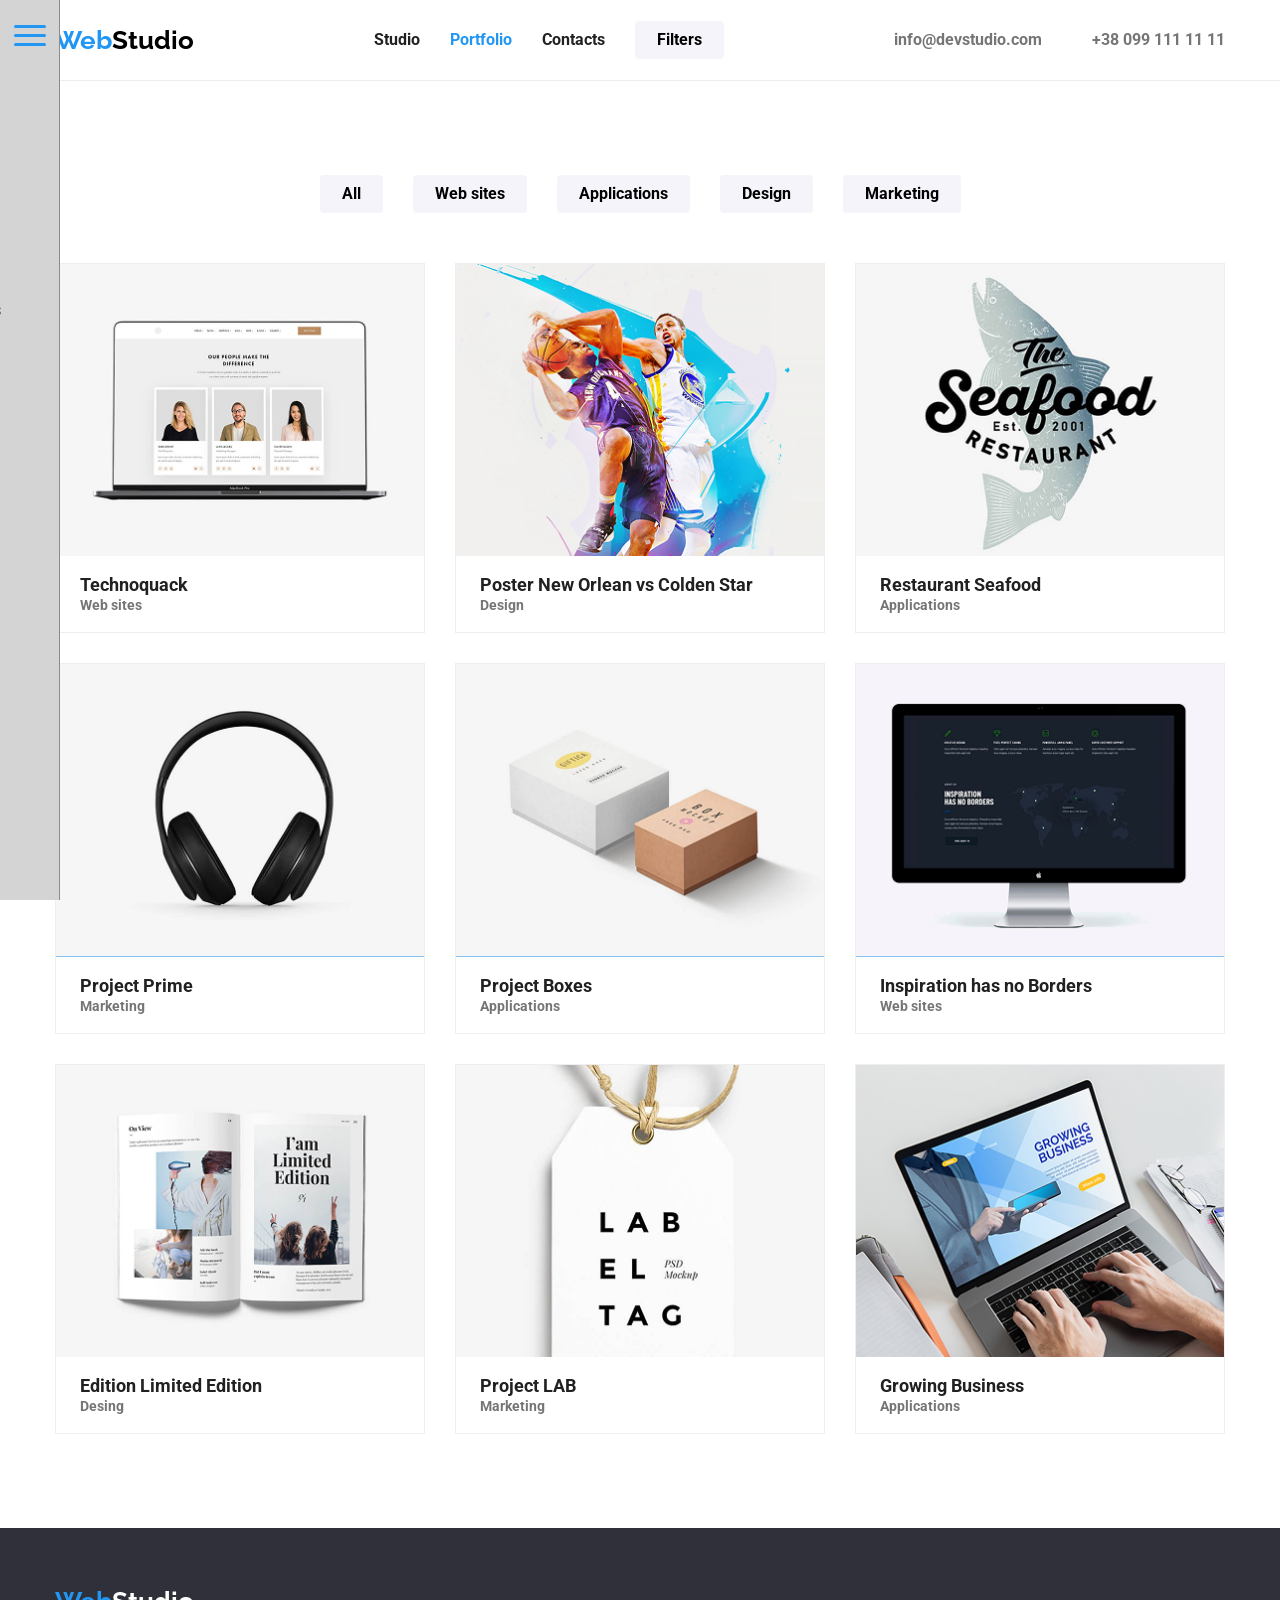
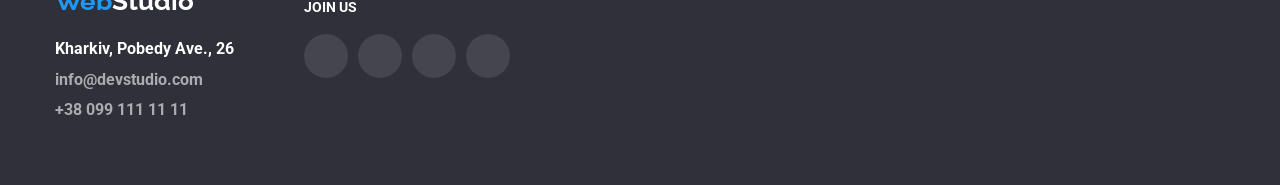
<file: portfolio.html>
<!DOCTYPE html>
<html lang="uk">
<head>
  <meta charset="UTF-8" />
  <meta name="viewport" content="width=device-width, initial-scale=1.0" />
  <title>WebStudio</title>
  <link rel="stylesheet" href="css/style.css" />
</head>
<body>
<button class="sidebar-toggle" aria-label="Open menu">
  <span></span>
  <span></span>
  <span></span>
</button>

<aside class="sidebar">
  <ul class="sidebar-list">
    <li class="sidebar-item">
<img src="./img/icon-home.svg" class="contact-icon-img" alt="Home">
  <span>Home</span>
</li>
<li class="sidebar-item">
<img src="./img/icon-profile.svg" class="contact-icon-img" alt="Profile">
  <use href="./img/sprite.svg#profile"></use>
<span>Profile</span>
</li>
<li class="sidebar-item">
<img src="./img/icon-settings.svg" class="contact-icon-img" alt="Settings">
  <use href="./img/sprite.svg#settings"></use>

<span>Settings</span>
</li>
<li class="sidebar-item">
<img src="./img/icon-contacts.svg" class="contact-icon-img" alt="Contacts">
  <use href="./img/sprite.svg#contacts"></use>
<span>Contacts</span>
 </li>   
   
  
  </ul>
</aside>
<div class="page">
  <!-- HEADER -->
  <header class="header">
    <div class="container header__inner">
      <a href="/" class="logo">
        <span class="logo__web">Web</span><span class="logo__studio">Studio</span>
     </a>
    <nav class="nav">
  <ul class="header__list">

    <li class="header__item">
      <a href="./index.html">Studio</a>
    </li>

    <li class="header__item">
    <a href="./portfolio.html" class="current">Portfolio</a>
   </li>
    </li>
     <li class="header__item"><a href="#">Contacts</a>
    </li>
  <li class="header__item header__item--dropdown">
      <button class="filter-btn current" style="color: fff;">Filters</button>

        <ul class="dropdown">
        <li><a href="#">All</a></li>
        <li><a href="#">Web sites</a></li>
        <li><a href="#">Applications</a></li>
        <li><a href="#">Design</a></li>
        <li><a href="#">Marketing</a></li>

      
        <li class="dropdown__item">
          <a href="#">Contacts</a>
           <ul class="dropdown dropdown--right">
            
              <li class="contact-item">
               <a href="mailto:info@devstudio.com">info@devstudio.com</a>
               <div class="contact-preview">
    <img src="img/email.jpg" alt="Email">
  </div>
</li>
              
          <li class="contact-item">
              <a href="tel:+380991111111">+380991111111</a>
              <div class="contact-preview">
    <img src="img/phone.jpg" alt="Phone">
  </div>
            </li>
          </ul>
        </li>
      </ul>
  </li>
 
</nav>
<div class="contacts">
  <a href="mailto:info@devstudio.com">info@devstudio.com</a>
  <a href="tel:+380991111111">+38 099 111 11 11</a>
</div>
<button class="menu-toggle">
  <span></span>
  <span></span>
  <span></span>
</button>

</header>
<nav class="mobile-menu">
  <ul class="mobile-menu__list">
    <li><a href="index.html">Studio</a></li>
    <li><a href="portfolio.html" class="current">Portfolio</a></li>
    <li><a href="#">Contacts</a></li>
  </ul>

  <div class="mobile-contacts">
    <a href="tel:+380991111111">+38 099 111 11 11</a>
    <a href="mailto:info@devstudio.com">info@devstudio.com</a>
  </div>
</nav>

  <main>
    <section class="portfolio">
  <div class="container">

    <ul class="portfolio__filters">
      <li><button class="filter-btn active">All</button></li>
      <li><button class="filter-btn">Web sites</button></li>
      <li><button class="filter-btn">Applications</button></li>
      <li><button class="filter-btn">Design</button></li>
      <li><button class="filter-btn">Marketing</button></li>
    </ul>

<ul class="portfolio__list">

  <li class="portfolio__item">
    <div class="portfolio__thumb">
    <img src="img/img.png" alt="Technoquack" width="370"> 
     <div class="portfolio__overlay">
      <p class="overlay__text">
       Technoguck is a state-of-the-art web platform designed to simplify
          business processes and enhance productivity.
      </p>
    </div>
  </div>
  <div class="portfolio__content">
      <h3>Technoquack</h3>
      <p>Web sites</p>
      </div>
  </li>

  <li class="portfolio__item">
    <div class="portfolio__thumb">
     <img src="img/img(1).png" alt="Poster" width="370">
     <div class="portfolio__overlay">
      <p class="overlay__text">
        Technoguck is a state-of-the-art web platform designed to simplify
              business processes and enhance productivity.
      </p>
    </div>
  </div>   
   <div class="portfolio__content">
      <h3>Poster New Orlean vs Colden Star</h3>
      <p>Design</p>
      </div>
  </li>

  <li class="portfolio__item">
   <div class="portfolio__thumb"> 
    <img src="img/img(2).png" alt="Restaurant" width="370">
    <div class="portfolio__overlay">
      <p class="overlay__text">
        Technoguck is a state-of-the-art web platform designed to simplify
              business processes and enhance productivity.
      </p>
    </div>
   </div>
    <div class="portfolio__content">
      <h3>Restaurant Seafood</h3>
      <p>Applications</p>
        </div>
   </li>

  <li class="portfolio__item">
    <div class="portfolio__thumb">   
    <img src="img/img(3).png" alt="Project Prime" width="370">
    <div class="portfolio__overlay">
    <p class="overlay__text">
      Technoguck is a state-of-the-art web platform designed to simplify
              business processes and enhance productivity.
      </p>
    </div>
  </div>
    <div class="portfolio__content">
            <h3>Project Prime</h3>
            <p>Marketing</p>
            </div>
        </li>

  <li class="portfolio__item">
    <div class="portfolio__thumb">  
     <img src="img/img(4).png" alt="Project Boxes" width="370">
     <div class="portfolio__overlay">
      <p class="overlay__text">
        Technoguck is a state-of-the-art web platform designed to simplify
              business processes and enhance productivity.
      </p>
     </div>
   </div>
     <div class="portfolio__content">
            <h3>Project Boxes</h3>
            <p>Applications</p>
          </div>
        </li>

  <li class="portfolio__item">
   <div class="portfolio__thumb">   
   <img src="img/img(5).png" alt="Inspiration" width="370"> 
    <div class="portfolio__overlay">
    <p class="overlay__text">
      Technoguck is a state-of-the-art web platform designed to simplify
              business processes and enhance productivity.
     </p>
    </div>
  </div>
    <div class="portfolio__content">
            <h3>Inspiration has no Borders</h3>
            <p>Web sites</p>
          </div>
        </li>

  <li class="portfolio__item">
   <div class="portfolio__thumb">   
    <img src="img/img(6).png" alt="Edition" width="370">
    <div class="portfolio__overlay">
    <p class="overlay__text">
      Technoguck is a state-of-the-art web platform designed to simplify
              business processes and enhance productivity.
     </p>
    </div>
  </div>
      <div class="portfolio__content">
            <h3>Edition Limited Edition</h3>
            <p>Desing</p>
          </div>
        </li>

  <li class="portfolio__item">
   <div class="portfolio__thumb">  
    <img src="img/img(7).png" alt="Project" width="370">
     <div class="portfolio__overlay">
     <p class="overlay__text">
      Technoguck is a state-of-the-art web platform designed to simplify
              business processes and enhance productivity.
     </p>
    </div>
  </div>
      <div class="portfolio__content">
          <h3>Project LAB</h3>
            <p>Marketing</p>
           </div>
      </li>

  <li class="portfolio__item">
    <div class="portfolio__thumb">   
    <img src="img/img(8).png" alt="Growing" width="370">
    <div class="portfolio__overlay">
      <p class="overlay__text">
        Technoguck is a state-of-the-art web platform designed to simplify
              business processes and enhance productivity.
      </p>
     </div>
  </div>
      <div class="portfolio__content">
          <h3>Growing Business</h3>
            <p>Applications</p>
            </div>
        </li>
      </ul>

    </div>
  </section>

</main>

<footer class="footer">
    <div class="container footer__inner">
      <div class="footer-left">
      <a href="#" class="logo">
        <span class="logo__web">Web</span><span class="logo__studio">Studio</span>
    </a>
      <address>
        <p>Kharkiv, Pobedy Ave., 26</p>
        <a href="mailto:info@webstudio.com">info@devstudio.com</a><br>
        <a href="tel:+380991111111">+38 099 111 11 11</a>
      </address>
   </div>

   <div class="footer__right">
    <p class="footer__title">JOIN US</p>
    
      <ul class="socials features__social-list">
        <li>
          <a href="#">
            <svg width="20" height="20">
              <use href="#instagram"></use>
            </svg>
          </a>
        </li>
        <li>
          <a href="#">
            <svg width="20" height="20">
              <use href="#twitter"></use>
            </svg>
          </a>
        </li>
        <li>
          <a href="#">
            <svg width="20" height="20">
              <use href="#facebook"></use>
            </svg>
          </a>
        </li>
        <li>
          <a href="#">
            <svg width="20" height="20">
              <use href="#linkedin"></use>
            </svg>
          </a>
        </li>
      </ul>
    </div>

  </div>
</footer>
<body>

 <script>
const toggle = document.querySelector('.menu-toggle');
const menu = document.querySelector('.mobile-menu');
const links = document.querySelectorAll('.mobile-menu a');

toggle.addEventListener('click', () => {
  menu.classList.toggle('is-open');
});

/* закрытие при клике по пункту */
links.forEach(link => {
  link.addEventListener('click', () => {
    menu.classList.remove('is-open');
  });
});
</script>


</body>

</body>
</html>
</file>
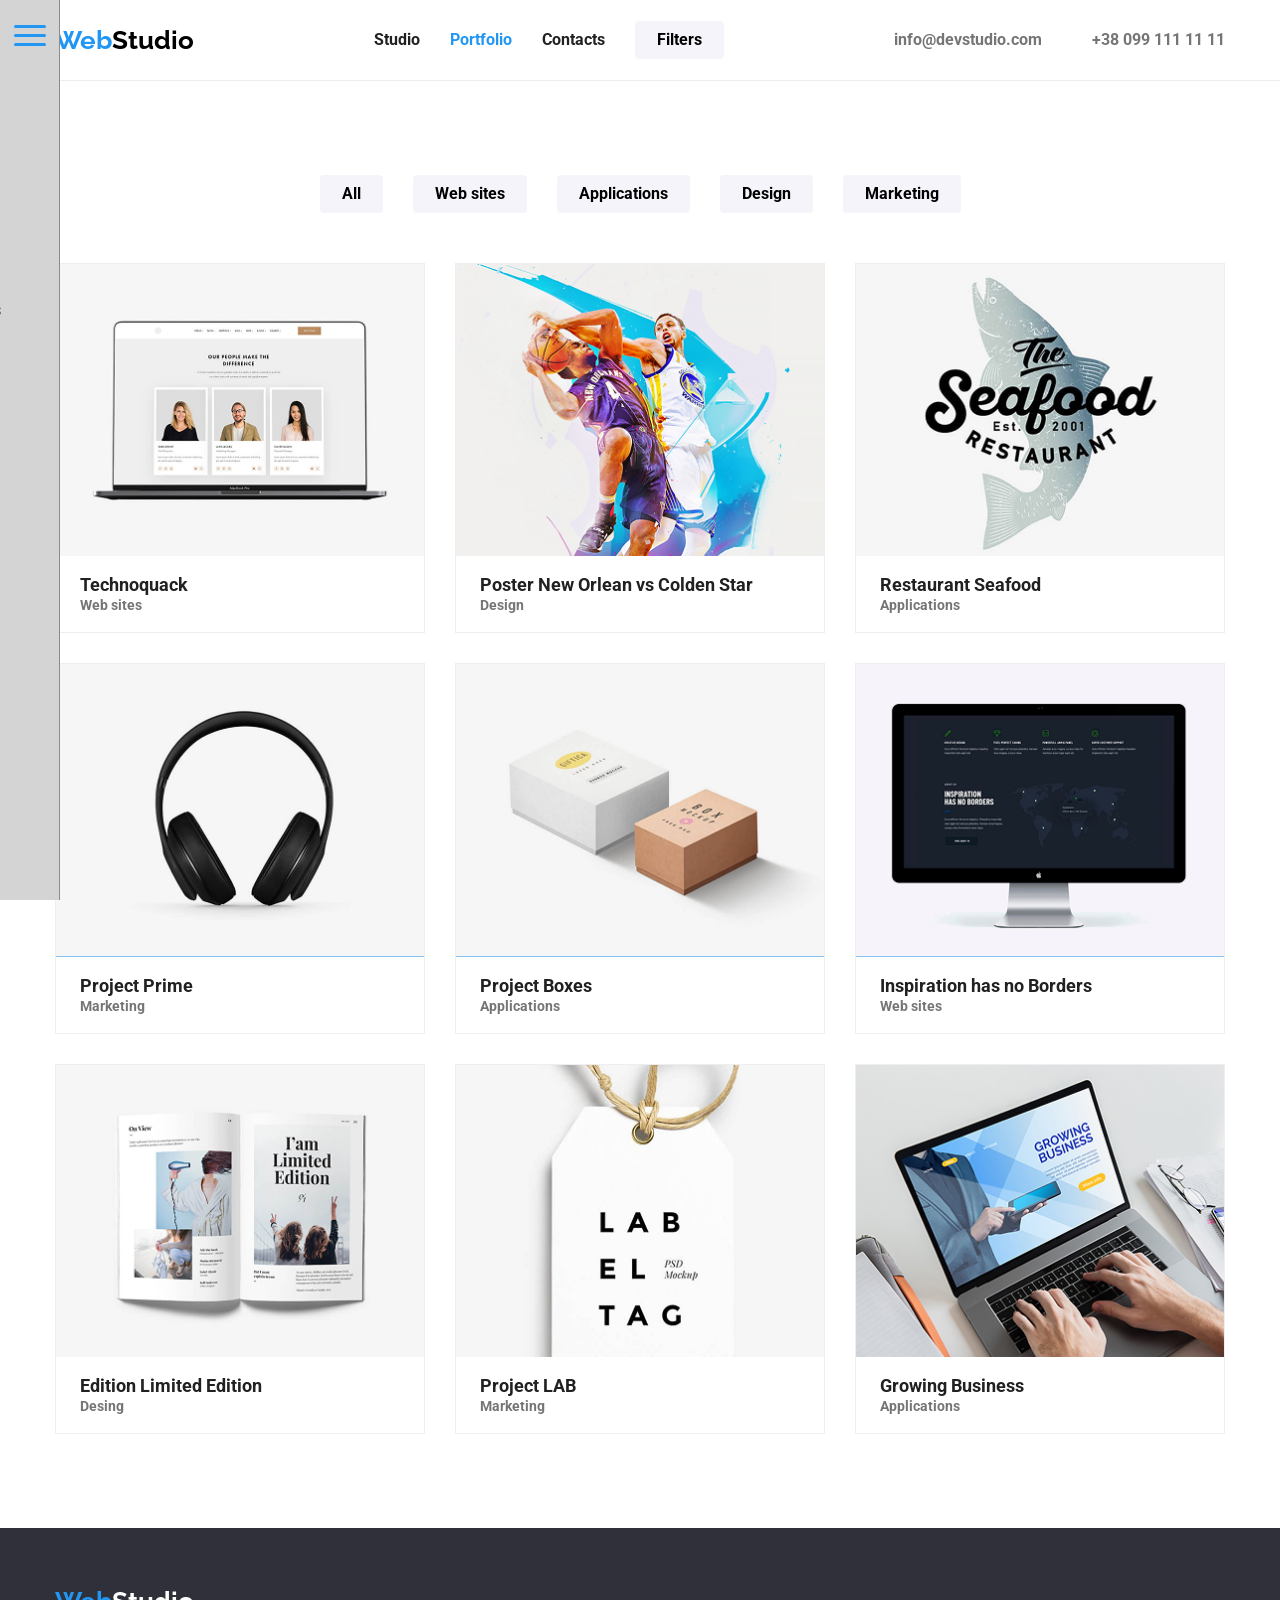
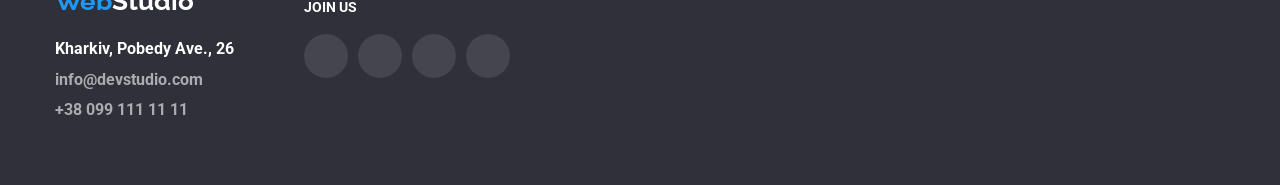
<file: webstudio/portfolio.html>
<!DOCTYPE html>
<html lang="uk">
<head>
  <meta charset="UTF-8" />
  <meta name="viewport" content="width=device-width, initial-scale=1.0" />
  <title>WebStudio</title>
  <link rel="stylesheet" href="css/style.css" />
</head>
<body>
<button class="sidebar-toggle" aria-label="Open menu">
  <span></span>
  <span></span>
  <span></span>
</button>

<aside class="sidebar">
  <ul class="sidebar-list">
    <li class="sidebar-item">
<img src="./img/icon-home.svg" class="contact-icon-img" alt="Home">
  <span>Home</span>
</li>
<li class="sidebar-item">
<img src="./img/icon-profile.svg" class="contact-icon-img" alt="Profile">
  <use href="./img/sprite.svg#profile"></use>
<span>Profile</span>
</li>
<li class="sidebar-item">
<img src="./img/icon-settings.svg" class="contact-icon-img" alt="Settings">
  <use href="./img/sprite.svg#settings"></use>

<span>Settings</span>
</li>
<li class="sidebar-item">
<img src="./img/icon-contacts.svg" class="contact-icon-img" alt="Contacts">
  <use href="./img/sprite.svg#contacts"></use>
<span>Contacts</span>
 </li>   
   
  
  </ul>
</aside>
<div class="page">
  <!-- HEADER -->
  <header class="header">
    <div class="container header__inner">
      <a href="/" class="logo">
        <span class="logo__web">Web</span><span class="logo__studio">Studio</span>
     </a>
    <nav class="nav">
  <ul class="header__list">

    <li class="header__item">
      <a href="./index.html">Studio</a>
    </li>

    <li class="header__item">
    <a href="./portfolio.html" class="current">Portfolio</a>
   </li>
    </li>
     <li class="header__item"><a href="#">Contacts</a>
    </li>
  <li class="header__item header__item--dropdown">
      <button class="filter-btn current" style="color: fff;">Filters</button>

        <ul class="dropdown">
        <li><a href="#">All</a></li>
        <li><a href="#">Web sites</a></li>
        <li><a href="#">Applications</a></li>
        <li><a href="#">Design</a></li>
        <li><a href="#">Marketing</a></li>

      
        <li class="dropdown__item">
          <a href="#">Contacts</a>
           <ul class="dropdown dropdown--right">
            
              <li class="contact-item">
               <a href="mailto:info@devstudio.com">info@devstudio.com</a>
               <div class="contact-preview">
    <img src="img/email.jpg" alt="Email">
  </div>
</li>
              
          <li class="contact-item">
              <a href="tel:+380991111111">+380991111111</a>
              <div class="contact-preview">
    <img src="img/phone.jpg" alt="Phone">
  </div>
            </li>
          </ul>
        </li>
      </ul>
  </li>
 
</nav>
<div class="contacts">
  <a href="mailto:info@devstudio.com">info@devstudio.com</a>
  <a href="tel:+380991111111">+38 099 111 11 11</a>
</div>
<button class="menu-toggle">
  <span></span>
  <span></span>
  <span></span>
</button>

</header>
<nav class="mobile-menu">
  <ul class="mobile-menu__list">
    <li><a href="index.html">Studio</a></li>
    <li><a href="portfolio.html" class="current">Portfolio</a></li>
    <li><a href="#">Contacts</a></li>
  </ul>

  <div class="mobile-contacts">
    <a href="tel:+380991111111">+38 099 111 11 11</a>
    <a href="mailto:info@devstudio.com">info@devstudio.com</a>
  </div>
</nav>

  <main>
    <section class="portfolio">
  <div class="container">

    <ul class="portfolio__filters">
      <li><button class="filter-btn active">All</button></li>
      <li><button class="filter-btn">Web sites</button></li>
      <li><button class="filter-btn">Applications</button></li>
      <li><button class="filter-btn">Design</button></li>
      <li><button class="filter-btn">Marketing</button></li>
    </ul>

<ul class="portfolio__list">

  <li class="portfolio__item">
    <div class="portfolio__thumb">
    <img src="img/img.png" alt="Technoquack" width="370"> 
     <div class="portfolio__overlay">
      <p class="overlay__text">
       Technoguck is a state-of-the-art web platform designed to simplify
          business processes and enhance productivity.
      </p>
    </div>
  </div>
  <div class="portfolio__content">
      <h3>Technoquack</h3>
      <p>Web sites</p>
      </div>
  </li>

  <li class="portfolio__item">
    <div class="portfolio__thumb">
     <img src="img/img(1).png" alt="Poster" width="370">
     <div class="portfolio__overlay">
      <p class="overlay__text">
        Technoguck is a state-of-the-art web platform designed to simplify
              business processes and enhance productivity.
      </p>
    </div>
  </div>   
   <div class="portfolio__content">
      <h3>Poster New Orlean vs Colden Star</h3>
      <p>Design</p>
      </div>
  </li>

  <li class="portfolio__item">
   <div class="portfolio__thumb"> 
    <img src="img/img(2).png" alt="Restaurant" width="370">
    <div class="portfolio__overlay">
      <p class="overlay__text">
        Technoguck is a state-of-the-art web platform designed to simplify
              business processes and enhance productivity.
      </p>
    </div>
   </div>
    <div class="portfolio__content">
      <h3>Restaurant Seafood</h3>
      <p>Applications</p>
        </div>
   </li>

  <li class="portfolio__item">
    <div class="portfolio__thumb">   
    <img src="img/img(3).png" alt="Project Prime" width="370">
    <div class="portfolio__overlay">
    <p class="overlay__text">
      Technoguck is a state-of-the-art web platform designed to simplify
              business processes and enhance productivity.
      </p>
    </div>
  </div>
    <div class="portfolio__content">
            <h3>Project Prime</h3>
            <p>Marketing</p>
            </div>
        </li>

  <li class="portfolio__item">
    <div class="portfolio__thumb">  
     <img src="img/img(4).png" alt="Project Boxes" width="370">
     <div class="portfolio__overlay">
      <p class="overlay__text">
        Technoguck is a state-of-the-art web platform designed to simplify
              business processes and enhance productivity.
      </p>
     </div>
   </div>
     <div class="portfolio__content">
            <h3>Project Boxes</h3>
            <p>Applications</p>
          </div>
        </li>

  <li class="portfolio__item">
   <div class="portfolio__thumb">   
   <img src="img/img(5).png" alt="Inspiration" width="370"> 
    <div class="portfolio__overlay">
    <p class="overlay__text">
      Technoguck is a state-of-the-art web platform designed to simplify
              business processes and enhance productivity.
     </p>
    </div>
  </div>
    <div class="portfolio__content">
            <h3>Inspiration has no Borders</h3>
            <p>Web sites</p>
          </div>
        </li>

  <li class="portfolio__item">
   <div class="portfolio__thumb">   
    <img src="img/img(6).png" alt="Edition" width="370">
    <div class="portfolio__overlay">
    <p class="overlay__text">
      Technoguck is a state-of-the-art web platform designed to simplify
              business processes and enhance productivity.
     </p>
    </div>
  </div>
      <div class="portfolio__content">
            <h3>Edition Limited Edition</h3>
            <p>Desing</p>
          </div>
        </li>

  <li class="portfolio__item">
   <div class="portfolio__thumb">  
    <img src="img/img(7).png" alt="Project" width="370">
     <div class="portfolio__overlay">
     <p class="overlay__text">
      Technoguck is a state-of-the-art web platform designed to simplify
              business processes and enhance productivity.
     </p>
    </div>
  </div>
      <div class="portfolio__content">
          <h3>Project LAB</h3>
            <p>Marketing</p>
           </div>
      </li>

  <li class="portfolio__item">
    <div class="portfolio__thumb">   
    <img src="img/img(8).png" alt="Growing" width="370">
    <div class="portfolio__overlay">
      <p class="overlay__text">
        Technoguck is a state-of-the-art web platform designed to simplify
              business processes and enhance productivity.
      </p>
     </div>
  </div>
      <div class="portfolio__content">
          <h3>Growing Business</h3>
            <p>Applications</p>
            </div>
        </li>
      </ul>

    </div>
  </section>

</main>

<footer class="footer">
    <div class="container footer__inner">
      <div class="footer-left">
      <a href="#" class="logo">
        <span class="logo__web">Web</span><span class="logo__studio">Studio</span>
    </a>
      <address>
        <p>Kharkiv, Pobedy Ave., 26</p>
        <a href="mailto:info@webstudio.com">info@devstudio.com</a><br>
        <a href="tel:+380991111111">+38 099 111 11 11</a>
      </address>
   </div>

   <div class="footer__right">
    <p class="footer__title">JOIN US</p>
    
      <ul class="socials features__social-list">
        <li>
          <a href="#">
            <svg width="20" height="20">
              <use href="#instagram"></use>
            </svg>
          </a>
        </li>
        <li>
          <a href="#">
            <svg width="20" height="20">
              <use href="#twitter"></use>
            </svg>
          </a>
        </li>
        <li>
          <a href="#">
            <svg width="20" height="20">
              <use href="#facebook"></use>
            </svg>
          </a>
        </li>
        <li>
          <a href="#">
            <svg width="20" height="20">
              <use href="#linkedin"></use>
            </svg>
          </a>
        </li>
      </ul>
    </div>

  </div>
</footer>
<body>

 <script>
const toggle = document.querySelector('.menu-toggle');
const menu = document.querySelector('.mobile-menu');
const links = document.querySelectorAll('.mobile-menu a');

toggle.addEventListener('click', () => {
  menu.classList.toggle('is-open');
});

/* закрытие при клике по пункту */
links.forEach(link => {
  link.addEventListener('click', () => {
    menu.classList.remove('is-open');
  });
});
</script>


</body>

</body>
</html>
</file>
<file: css/style.css>
@import url(reset.css);
  

@font-face {
  font-family: 'Roboto';
  src: url('../fonts/Roboto-Bold.woff2') format('woff2'),
       url('../fonts/Roboto-Bold.woff') format('woff');
  font-weight: 700;
  font-style: normal;
}

@font-face {
  font-family: 'Raleway';
  src: url('../fonts/Raleway-Bold.woff2') format('woff2'),
       url('../fonts/Raleway-Bold.woff') format('woff');
  font-weight: 700;
  font-style: normal;
}

:root {
  --primary-text-color: #212121;
  --secondary-text-color: #757575;
  --accent-color: #2196f3;
  --white-color: #ffffff;
  --primary-bg-color: #f5f4fa;
  
  --customer-icon-color: #afb1b8;

}

body {
font-family: 'Roboto', Arial, sans-serif;
font-weight: 700;
color: #212121;
}

.logo {
  font-family: 'Raleway', sans-serif;
  font-weight: 700;
  font-size: 26px;
}

.logo__web {
  color: #2196f3;
}

.logo__studio {
  color: #000;
}


.hero {
  background-color: #c4c4c4;
  background-image: linear-gradient( rgba(47, 48, 58, 0.7), rgba(47, 48, 58, 0.7)), url("../img/hero-bg.jpg");
  background-repeat: no-repeat; 
  background-position: center;
  background-size: cover;
  
  margin: 0 auto;
  
  padding: 200px 0;
  text-align: center;
  

}

img {
display: block;
max-width: 100%;
height: auto;
}



a {
text-decoration: none;
color: inherit;
}

.nav a.current {
  color: #2196f3;
}

.contacts a.current {
  color: #2196f3;
}

.container {
 max-width: 1200px;
 width: 100%;
 margin: 0 auto;
 padding: 0 15px;
 
}
 
.header {
border-bottom: 1px solid #ececec;
}

.header__inner {
display: flex;
align-items: center;
justify-content: space-between;
height: 80px;
}

.nav a {
margin-right: 30px;
font-weight: 500;
}
 
.nav a:last-child {
margin-right: 0;
}
 
.contacts a {
margin-left: 30px;
color: #757575;

}
 
.hero h1 {
color: #ffffff;
font-size: 44px;
font-weight: 900;
max-width: 700px;
margin: 0 auto 30px;
line-height: 1.36;
}

.btn {
padding: 15px 32px;
background-color: #2196f3;
color: #ffffff;
border: none;
border-radius: 4px;
font-size: 16px;
cursor: pointer;
}
 
.features {
padding: 94px 0;
}
 
.features .container {
  display: flex;
  justify-content: center;
}

.features__list {
display: flex;
gap: 30px;
justify-content: center;
padding: 0;
margin: 0;
list-style: none;
}



.feature {
  width: 270px;
  flex-shrink: 0;
  
}

.feature-icon-box {
  display: flex;
  justify-content: center;
  align-items: center;
  height: 120px;
  background-color: #f5f4fa;
  border-radius: 4px;
  margin-bottom: 30px;
}

.feature h3 {
font-size: 14px;
margin-bottom: 10px;
}

.feature p {
font-size: 14px;
line-height: 1.7;
color: #757575;
}
 
.work {
padding-bottom: 94px;
}
 
.work h2,
.team h2 {
text-align: center;
font-size: 36px;
margin-bottom: 50px;
}


.work__list {
display: flex;
gap: 30px;
}

.work__list img {
  width: 370px;
  
}

 
.team {
background-color: #f5f4fa;
padding: 94px 0;
}


.team__list {
display: flex;
gap: 30px;


}

.team__item img {
  display: block;
  width: 100%;
  height: auto;
}

.team__item {
background-color: #ffffff;
text-align: center;
box-shadow: 0 2px 4px rgba(0,0,0,0.1);
}


.team__item h4 {
margin: 20px 0 10px;
font-size: 16px;
}


.team__item p {
font-size: 14px;
color: #757575;
}


.footer {
background-color: #2f303a;
padding: 60px 0;
color: #ffffff;
}

.footer .logo__studio {
  color: #ffffff;
}


.footer address {
margin-top: 20px;
font-style: normal;
line-height: 1.9;
}


.footer a {
color: rgba(255,255,255,0.6);
}

.portfolio {
  padding-top: 94px;
  padding-bottom: 94px;
}

.portfolio__item img {
  display: block;
  width: 100%;
  height: auto;
}

.portfolio__item {
  background-color: #fff;
  border: 1px solid #eee;
  list-style: none;
  flex-basis: calc((100% - 60px) / 3);
  flex-grow: 1;
  transition: box-shadow 250ms cubic-bezier(0.4, 0, 0.2, 1);
}

.portfolio__content {
  padding: 20px 24px;
}

.portfolio__content h3 {
  font-size: 18px;
  margin-bottom: 4px;
}

.portfolio__content p {
  font-size: 14px;
  color: #757575;
}

.portfolio__list {
  display: flex;
  flex-wrap: wrap;
  gap: 30px;
  list-style: none;
  padding: 0;
  margin: 0;
}
.portfolio__filters {
  display: flex;
  justify-content: center;
  gap: 30px;
  list-style: none;
  margin-bottom: 50px;
  padding: 0;
}
.filter-btn {
  padding: 6px 22px;
  font-family: inherit;
  font-weight: 500;
  font-size: 16px;
  line-height: 1.62;
  text-align: center;
  border: none;
  border-radius: 4px;
  cursor: pointer;
  background-color: var(--primary-bg-color);
  transition: background-color 250ms cubic-bezier(0.4, 0, 0.2, 1);
  color: 250ms cubic-bezier(0.4, 0, 0.2, 1);

}
 
.filter-btn:hover,
.filter-btn:focus,
.filter-btn .active {
  background-color: var(--accent-color);
  color: var(--white-color);
  box-shadow: 0px 3px 1px rgba(0,0,0,0.1);
  box-shadow: 0px 1px 2px rgba(0,0,0,0.08);
  box-shadow: 0px 2px 2px rgba(0,0,0,0.12);
}

.portfolio__list {
  display: flex;
  flex-wrap: wrap;
  gap: 30px;
  list-style: none;
}

.portfolio__item:hover {
box-shadow: 0px 1px 1px rgba(0,0,0,0.12);
box-shadow: 0px 4px 4px rgba(0,0,0,0.06);
box-shadow: 1px 4px 6px rgba(0,0,0,0.16);
}

.portfolio__thumb {
  position: relative;
  overflow: hidden;
}

.portfolio__overlay {
  position: absolute;
  top: 0;
  left: 0;
  width: 100%;
  height: 100%;
  background-color: rgba(33 ,150, 243, 0.9);
  display: flex;
  align-items: center;
  justify-content: center;
  text-align: center;
  padding: 24px;
  transform: translateY(100%);
  transition: transform 250ms cubic-bezier(0.4, 0, 0.2, 1);
  
}

.portfolio__title {
  font-size: clamp(18px, 2.5vw, 28px);
  margin: 4px;
}

.overlay__text {
  color: #ffffff;
  font-size: 18px;
  line-height: 1.56;
  margin: 0;
  width: 100%;
  text-align: center;
}

.portfolio__item:hover  .portfolio__overlay {
  transform: translateY(0);
} 

.header__list {
  display: flex;
  gap: 30px;
  list-style: none;
  padding: 0;
  margin: 0;
}

.header__item {
  position: relative;
}

.header-filter {
  background: none;
  border: none;
  font-size: 14px;
  cursor: pointer;
  padding: 0;
}



.dropdown {
  position: absolute;
  top: 100%;

  display: none;
  min-width: 180px;
  background: #fff;
  border: 1px solid #e5e5e5;
  box-shadow: 0 8px 16px rgba(0,0,0,.15);
  list-style: none;
  padding: 10px 0;
  z-index: 100;
}

.dropdown--right {
  top: 0;
  right: 100%;
}

.header__item--dropdown:hover > .dropdown {
  display: block;
}

.dropdown__item {
  position: relative;
}

.dropdown__item:hover > .dropdown {
  display: block;
}

.dropdown li a {
  display: block;
  padding: 10px 20px;
  text-decoration: none;
  color: #212121;
  white-space: nowrap;
}

.dropdown a {
  text-decoration: none;
  color: #000;
  display: block;
}

.dropdown li a:hover {
  background-color: #f5f4fa;
}

.header__inner {
  display: flex;
  align-items: center;
  justify-content: space-between;
}

.nav {
  margin-left: 40px;
}

.contacts {
  display: flex;
  gap: 20px;
}
.header__list {
  display: flex;
  align-items: center;
  gap: 30px;
  list-style: none;
  margin: 0;
  padding: 0;
}

.filters-menu {
  position: absolute;
  top: 100%;
  left: 0;
  min-width: 180px;
  background-color: #ffffff;
  border: 1px solid #e5e5e5;
  border-radius: 4px;
  box-shadow: 0 8px 16px rgba(0, 0, 0, 0.15);
  padding: 10px 0;
  list-style: none;
  display: none;
  z-index: 100;
}

.nav__item--filters:hover .filters-menu {
  display: block;
}

.filters-menu li a {
  display: block;
  white-space: nowrap;
  padding: 10px 20px;
  font-size: 14px;
  color: #212121;
}

.filters-menu li a:hover {
  background-color: #f5f4fa;
}

.filters-menu__item--contacts {
  position: relative;
}

.filters-submenu {
  position: absolute;
  top: 0;
  right: 100%;
  left: auto;
  min-width: 220px;
  background-color: #ffffff;
  box-shadow: 0px 4px 4px rgb(0, 0, 0, 0.25); 
  border: 1px solid #eeeeee;
  border-radius: 4px;
  box-shadow: 0 8px 16px rgba(105, 103, 103, 0.15);
  padding: 10px 0;
  list-style: none;
  display: none;
  z-index: 100;
}

.filters-menu__item--contacts:hover .filters-submenu {
  display: block;
}

.dropdown__item:hover > a {
  color: #2196f3;
}


.filter-btn .active {
  color: #2196f3;
  
  
}




.customers__title {
  margin-bottom: 50px;
  font-weight: 700;
  font-size: 36px;
  line-height: 1.17;
  text-align: center;
  letter-spacing: 0.03em;
  color: #212121;
}

.customers {
  padding: 94px 0;
}

.customers__title {
  text-align: center;
  font-size: 36px;
  margin-bottom: 50px;
}

.customers__list {
  display: flex;
  gap: 30px;
  justify-content: center;
}

.customers__item {
  width: 170px;
  height: 92px;
  border: 1px solid var(--customer-icon-color);
  border-radius: 4px;
  display: flex;
  align-items: center;
  justify-content: center;
  transition: border-color 250ms;
}

.customers__icon {
  width: 106px;
  height: 60px;
  color: var(--customer-icon-color);
  transition: fill 250ms;
}
.customers__icon:hover {
 --customer-icon-color:  var(--accent-color); 
}

.customers__item:hover {
  border-color: #2196f3;
}

.customers__item:hover .customers__icon {
  fill: #2196f3;
}


.team {
  background-color: #f5f4fa;
  padding: 94px 0;
}

.team h2 {
  text-align: center;
  font-size: 36px;
  margin-bottom: 50px;
}

.team__list {
  display: flex;
  gap: 30px;
  justify-content: center;
}

.team__item {
  width: 100%;
  max-width: 320px;
  background-color: #fff;
  text-align: center;
  padding-bottom: 30px;
}

.team__item img {
  width: 100%;
  height: auto;
  display: block;
}

.team__item h4 {
  margin-top: 20px;
  font-size: 16px;
}

.team__item p {
  font-size: 14px;
  color: #757575;
  margin-bottom: 16px;
}

.team .socials {
  display: flex;
  justify-content: center;
  gap: 10px;
  list-style: none;
  padding: 0;
  margin: 0;
  
}

.team .socials a {
  display: flex;
  width: 44px;
  height: 44px;
  align-items: center;
  justify-content: center;
  border-radius: 50%;
  background-color: #ffffff;
  color: var(--customer-icon-color);
}

.team .socials svg {
  fill: currentColor;
}

.team .socials a:hover {
  background-color: #2196f3;
  color: #ffffff;
}

.team .socials a:hover svg {
  fill: #fff;
}


.team .socials svg {
  fill: currentColor;
}


.footer .socials a {
  width: 44px;
  height: 44px;
  background-color: rgba(255, 255, 255, 0.1);
  border-radius: 50%;
  display: flex;
  align-items: center;
  justify-content: center;
  color: #fff;
}

.footer .socials a:hover {
  background-color: #2196f3;
}

.footer .socials svg {
  fill: currentColor;
}

.footer {
  background-color: #2f303a;
  padding: 60px 0;
}

.footer__inner {
  display: flex;
  align-items: flex-start;
  gap: 70px;
}
.footer__title {
  color: #fff;
  font-weight: 700;
  font-size: 14px;
  margin-bottom: 20px;
  text-transform: uppercase;
}

.footer .socials {
  display: flex;
  gap: 10px;
}

.footer__inner {
  display: flex;
  gap: 70px;
}
.footer__right {
  display: flex;
  flex-direction: column;
  margin-top: 12px; 
}

.footer__title {
  margin-bottom: 16px; 
  font-size: 14px;
  font-weight: 700;
  margin-bottom: 20px;
  color: #ffffff;
}






/* Кнопка */
.sidebar-toggle {
  position: absolute;
  top: 20px;
  left:10px;
  width: 40px;
  height: 30px;
  z-index: 1001;
  font-size: 36px;
  color: #2196f3;
  background: none;
  border: none;
  cursor: pointer;
  z-index: 1001;
  display: flex;
  flex-direction: column;
  align-items: center;
  justify-content: center;
  gap: 6px;
  
}

.sidebar-toggle span {
  display: block;
  width: 32px;
  height: 3px;
  background-color: #2196f3;
  border-radius: 2px;
  transition: all 0.3s ease;
}

/* Панель */
.sidebar {
  position: fixed;
  top: 0;
  left: 0;
  width: 200px;
  height: 100vh;
  background-color: #d4d4d4;
  padding: 80px 20px;
  border-right: 1px solid #8b8b8b;
  transform: translateX(-140px);
  transition: transform 300ms ease;
  z-index: 1000;
}

.sidebar:hover {
  transform: translateX(0);
}
.page {
  transition: transform 300ms ease;
}
.sidebar:hover .page,
.sidebar:hover +.page {
  transform: translateX(280px);
}


.contact-item {
  position: relative;
}

.contact-preview {
  position: absolute;
  right: 110%;
  top: 50%;
  margin-right: 16px;
  width: 180px;
  transform: translateY(-50%) translateX(10px) scale(0.95);
  opacity: 0;
  pointer-events: none;
  transition: opacity 300ms ease, transform 300ms ease;
  z-index: 999;
}

.contact-preview img {
  width:  100%;        /* ← раз. карт. */
  height: auto;
  display: block;
  border-radius: 8px;
}

.contact-item:hover .contact-preview {
  opacity: 1;
  transform: translateY(-50%) translateX(0) scale(1);
}

.sidebar-list {
  list-style: none;
  padding: 0;
  margin: 0;
}

.sidebar-list li {
  font-size: 18px;      /* разм. текста */
  line-height: 1.6;     /* расст. между стр. */
  margin-bottom: 20px;  /* расст. между пункт. */
  font-weight: 500;
  letter-spacing: 0.02em;
}

.icon {
  width: 25px;
  height: 25px;
  fill: #212121;
  margin-right: 15px;
  transition: fill 250ms ease;
  object-fit: contain;
  overflow: visible;
  display: inline-block;
}

.contact-icon-img {
  width: 14px;
  height: auto;
  margin-right: 12px;
  
}

.sidebar-item {
  align-items: center;
  display: flex;
  padding: 10px 20px;
  cursor: pointer;
}




.menu-toggle {
  display: none;
  width: 30px;
  height: 22px;
  flex-direction: column;
  justify-content: space-between;
  background: none;
  border: none;
  cursor: pointer;
  position: relative;
  z-index: 3000;
}

.menu-toggle span {
  height: 3px;
  width: 100%;
  background: #212121;
  border-radius: 2px;
 }

.mobile-menu {
  position: fixed;
  top: 0;
  right: 0;
  width: 80%;
  height: auto;
  min-height: 70vh;
  background: #ffffff;
  padding: 32px 24px;
  transform: translateX(100%);
  transition: transform 250ms ease-in-out;

  display: flex;
  flex-direction: column;
  justify-content: flex-start;
  gap: 40px;

  z-index: 2000;
}

.mobile-menu ul {
  list-style: none;
  padding: 0;
}

.mobile-menu li {
  margin-bottom: 25px;
}

.mobile-menu a {
  font-size: 22px;
  font-weight: 600;
}

.mobile-menu.is-open {
  transform: translateX(0);
}

.mobile-menu .current {
  color: #2196f3;
}


@media (max-width: 768px) {

  .nav,
  .contacts {
    display: none;
  }

  .menu-toggle {
    display: flex;
  }

  .container {
    padding: 0 15px;
  }

  /* HERO */
  .hero {
    padding: 100px 0;
    min-height: auto;
  }

  .hero h1 {
    font-size: 26px;
    max-width: 320px;
  }

  /* FEATURES */
  .features__list {
    flex-direction: column;
    gap: 30px;
  }

  .feature {
    width: 100%;
  }

  /* WORK */
  .work {
    display: none;
  }

  /* TEAM */
  .team__list {
    flex-direction: column;
    align-items: center;
  }

  .team__item {
    width: 100%;
    max-width: 380px;
  }

  /* CUSTOMERS */
  .customers__list {
    flex-wrap: wrap;
  }

  .customers__item {
    width: 45%;
  }
  .customers {
    display: none;
  }

  /* FOOTER */
  .footer__inner {
    flex-direction: column;
    gap: 30px;
    text-align: center;
    align-items: center;
  }

  .footer__right {
    display: none;
  }

  .footer__left {
    text-align: center;
  }

}


  img {
    max-width: 100%;
    height: auto;
  }



@media (max-width: 768px) {

  /* ===== HEADER ===== */
  .nav,
  .contacts {
    display: none;
  }

  .menu-toggle {
    display: flex;
  }

  .container {
    padding: 0 15px;
  }


  /* ===== FILTER BUTTONS ===== */
  .portfolio__filters {
    display: flex;
    flex-wrap: wrap;
    gap: 8px;
    max-width: 350px;
    justify-content: flex-start;
    margin: -20px auto 40px;
    margin-left: 0;
    margin-right: auto;
  }

  .filter-btn {
    font-size: 16px;
    padding: 6px 14px;
    text-align: center;
  }


  /* ===== CARDS (главное) ===== */
  .portfolio__list {
    flex-direction: column;   
    gap: 20px;
  }

  .portfolio__item {
    flex-basis: 100%;
    width: 100%;
  }

  .portfolio__item img {
    width: 100%;
    height: auto;
    display: block;
  }


  /* ===== FOOTER ===== */
  .footer__inner {
    flex-direction: column;
    gap: 30px;
    text-align: center;
    align-items: center;
  }

  .footer__right {
    display: none;
  }

  .footer__left {
    text-align: center;
  }



  .sidebar-toggle,
  .sidebar {
    display: none !important;
  }

}
</file>
<file: webstudio/css/style.css>
@import url(reset.css);
  

@font-face {
  font-family: 'Roboto';
  src: url('../fonts/Roboto-Bold.woff2') format('woff2'),
       url('../fonts/Roboto-Bold.woff') format('woff');
  font-weight: 700;
  font-style: normal;
}

@font-face {
  font-family: 'Raleway';
  src: url('../fonts/Raleway-Bold.woff2') format('woff2'),
       url('../fonts/Raleway-Bold.woff') format('woff');
  font-weight: 700;
  font-style: normal;
}

:root {
  --primary-text-color: #212121;
  --secondary-text-color: #757575;
  --accent-color: #2196f3;
  --white-color: #ffffff;
  --primary-bg-color: #f5f4fa;
  
  --customer-icon-color: #afb1b8;

}

body {
font-family: 'Roboto', Arial, sans-serif;
font-weight: 700;
color: #212121;
}

.logo {
  font-family: 'Raleway', sans-serif;
  font-weight: 700;
  font-size: 26px;
}

.logo__web {
  color: #2196f3;
}

.logo__studio {
  color: #000;
}


.hero {
  background-color: #c4c4c4;
  background-image: linear-gradient( rgba(47, 48, 58, 0.7), rgba(47, 48, 58, 0.7)), url("../img/hero-bg.jpg");
  background-repeat: no-repeat; 
  background-position: center;
  background-size: cover;
  
  margin: 0 auto;
  
  padding: 200px 0;
  text-align: center;
  

}

img {
display: block;
max-width: 100%;
height: auto;
}



a {
text-decoration: none;
color: inherit;
}

.nav a.current {
  color: #2196f3;
}

.contacts a.current {
  color: #2196f3;
}

.container {
 max-width: 1200px;
 width: 100%;
 margin: 0 auto;
 padding: 0 15px;
 
}
 
.header {
border-bottom: 1px solid #ececec;
}

.header__inner {
display: flex;
align-items: center;
justify-content: space-between;
height: 80px;
}

.nav a {
margin-right: 30px;
font-weight: 500;
}
 
.nav a:last-child {
margin-right: 0;
}
 
.contacts a {
margin-left: 30px;
color: #757575;

}
 
.hero h1 {
color: #ffffff;
font-size: 44px;
font-weight: 900;
max-width: 700px;
margin: 0 auto 30px;
line-height: 1.36;
}

.btn {
padding: 15px 32px;
background-color: #2196f3;
color: #ffffff;
border: none;
border-radius: 4px;
font-size: 16px;
cursor: pointer;
}
 
.features {
padding: 94px 0;
}
 
.features .container {
  display: flex;
  justify-content: center;
}

.features__list {
display: flex;
gap: 30px;
justify-content: center;
padding: 0;
margin: 0;
list-style: none;
}



.feature {
  width: 270px;
  flex-shrink: 0;
  
}

.feature-icon-box {
  display: flex;
  justify-content: center;
  align-items: center;
  height: 120px;
  background-color: #f5f4fa;
  border-radius: 4px;
  margin-bottom: 30px;
}

.feature h3 {
font-size: 14px;
margin-bottom: 10px;
}

.feature p {
font-size: 14px;
line-height: 1.7;
color: #757575;
}
 
.work {
padding-bottom: 94px;
}
 
.work h2,
.team h2 {
text-align: center;
font-size: 36px;
margin-bottom: 50px;
}


.work__list {
display: flex;
gap: 30px;
}

.work__list img {
  width: 370px;
  
}

 
.team {
background-color: #f5f4fa;
padding: 94px 0;
}


.team__list {
display: flex;
gap: 30px;


}

.team__item img {
  display: block;
  width: 100%;
  height: auto;
}

.team__item {
background-color: #ffffff;
text-align: center;
box-shadow: 0 2px 4px rgba(0,0,0,0.1);
}


.team__item h4 {
margin: 20px 0 10px;
font-size: 16px;
}


.team__item p {
font-size: 14px;
color: #757575;
}


.footer {
background-color: #2f303a;
padding: 60px 0;
color: #ffffff;
}

.footer .logo__studio {
  color: #ffffff;
}


.footer address {
margin-top: 20px;
font-style: normal;
line-height: 1.9;
}


.footer a {
color: rgba(255,255,255,0.6);
}

.portfolio {
  padding-top: 94px;
  padding-bottom: 94px;
}

.portfolio__item img {
  display: block;
  width: 100%;
  height: auto;
}

.portfolio__item {
  background-color: #fff;
  border: 1px solid #eee;
  list-style: none;
  flex-basis: calc((100% - 60px) / 3);
  flex-grow: 1;
  transition: box-shadow 250ms cubic-bezier(0.4, 0, 0.2, 1);
}

.portfolio__content {
  padding: 20px 24px;
}

.portfolio__content h3 {
  font-size: 18px;
  margin-bottom: 4px;
}

.portfolio__content p {
  font-size: 14px;
  color: #757575;
}

.portfolio__list {
  display: flex;
  flex-wrap: wrap;
  gap: 30px;
  list-style: none;
  padding: 0;
  margin: 0;
}
.portfolio__filters {
  display: flex;
  justify-content: center;
  gap: 30px;
  list-style: none;
  margin-bottom: 50px;
  padding: 0;
}
.filter-btn {
  padding: 6px 22px;
  font-family: inherit;
  font-weight: 500;
  font-size: 16px;
  line-height: 1.62;
  text-align: center;
  border: none;
  border-radius: 4px;
  cursor: pointer;
  background-color: var(--primary-bg-color);
  transition: background-color 250ms cubic-bezier(0.4, 0, 0.2, 1);
  color: 250ms cubic-bezier(0.4, 0, 0.2, 1);

}
 
.filter-btn:hover,
.filter-btn:focus,
.filter-btn .active {
  background-color: var(--accent-color);
  color: var(--white-color);
  box-shadow: 0px 3px 1px rgba(0,0,0,0.1);
  box-shadow: 0px 1px 2px rgba(0,0,0,0.08);
  box-shadow: 0px 2px 2px rgba(0,0,0,0.12);
}

.portfolio__list {
  display: flex;
  flex-wrap: wrap;
  gap: 30px;
  list-style: none;
}

.portfolio__item:hover {
box-shadow: 0px 1px 1px rgba(0,0,0,0.12);
box-shadow: 0px 4px 4px rgba(0,0,0,0.06);
box-shadow: 1px 4px 6px rgba(0,0,0,0.16);
}

.portfolio__thumb {
  position: relative;
  overflow: hidden;
}

.portfolio__overlay {
  position: absolute;
  top: 0;
  left: 0;
  width: 100%;
  height: 100%;
  background-color: rgba(33 ,150, 243, 0.9);
  display: flex;
  align-items: center;
  justify-content: center;
  text-align: center;
  padding: 24px;
  transform: translateY(100%);
  transition: transform 250ms cubic-bezier(0.4, 0, 0.2, 1);
  
}

.portfolio__title {
  font-size: clamp(18px, 2.5vw, 28px);
  margin: 4px;
}

.overlay__text {
  color: #ffffff;
  font-size: 18px;
  line-height: 1.56;
  margin: 0;
  width: 100%;
  text-align: center;
}

.portfolio__item:hover  .portfolio__overlay {
  transform: translateY(0);
} 

.header__list {
  display: flex;
  gap: 30px;
  list-style: none;
  padding: 0;
  margin: 0;
}

.header__item {
  position: relative;
}

.header-filter {
  background: none;
  border: none;
  font-size: 14px;
  cursor: pointer;
  padding: 0;
}



.dropdown {
  position: absolute;
  top: 100%;

  display: none;
  min-width: 180px;
  background: #fff;
  border: 1px solid #e5e5e5;
  box-shadow: 0 8px 16px rgba(0,0,0,.15);
  list-style: none;
  padding: 10px 0;
  z-index: 100;
}

.dropdown--right {
  top: 0;
  right: 100%;
}

.header__item--dropdown:hover > .dropdown {
  display: block;
}

.dropdown__item {
  position: relative;
}

.dropdown__item:hover > .dropdown {
  display: block;
}

.dropdown li a {
  display: block;
  padding: 10px 20px;
  text-decoration: none;
  color: #212121;
  white-space: nowrap;
}

.dropdown a {
  text-decoration: none;
  color: #000;
  display: block;
}

.dropdown li a:hover {
  background-color: #f5f4fa;
}

.header__inner {
  display: flex;
  align-items: center;
  justify-content: space-between;
}

.nav {
  margin-left: 40px;
}

.contacts {
  display: flex;
  gap: 20px;
}
.header__list {
  display: flex;
  align-items: center;
  gap: 30px;
  list-style: none;
  margin: 0;
  padding: 0;
}

.filters-menu {
  position: absolute;
  top: 100%;
  left: 0;
  min-width: 180px;
  background-color: #ffffff;
  border: 1px solid #e5e5e5;
  border-radius: 4px;
  box-shadow: 0 8px 16px rgba(0, 0, 0, 0.15);
  padding: 10px 0;
  list-style: none;
  display: none;
  z-index: 100;
}

.nav__item--filters:hover .filters-menu {
  display: block;
}

.filters-menu li a {
  display: block;
  white-space: nowrap;
  padding: 10px 20px;
  font-size: 14px;
  color: #212121;
}

.filters-menu li a:hover {
  background-color: #f5f4fa;
}

.filters-menu__item--contacts {
  position: relative;
}

.filters-submenu {
  position: absolute;
  top: 0;
  right: 100%;
  left: auto;
  min-width: 220px;
  background-color: #ffffff;
  box-shadow: 0px 4px 4px rgb(0, 0, 0, 0.25); 
  border: 1px solid #eeeeee;
  border-radius: 4px;
  box-shadow: 0 8px 16px rgba(105, 103, 103, 0.15);
  padding: 10px 0;
  list-style: none;
  display: none;
  z-index: 100;
}

.filters-menu__item--contacts:hover .filters-submenu {
  display: block;
}

.dropdown__item:hover > a {
  color: #2196f3;
}


.filter-btn .active {
  color: #2196f3;
  
  
}




.customers__title {
  margin-bottom: 50px;
  font-weight: 700;
  font-size: 36px;
  line-height: 1.17;
  text-align: center;
  letter-spacing: 0.03em;
  color: #212121;
}

.customers {
  padding: 94px 0;
}

.customers__title {
  text-align: center;
  font-size: 36px;
  margin-bottom: 50px;
}

.customers__list {
  display: flex;
  gap: 30px;
  justify-content: center;
}

.customers__item {
  width: 170px;
  height: 92px;
  border: 1px solid var(--customer-icon-color);
  border-radius: 4px;
  display: flex;
  align-items: center;
  justify-content: center;
  transition: border-color 250ms;
}

.customers__icon {
  width: 106px;
  height: 60px;
  color: var(--customer-icon-color);
  transition: fill 250ms;
}
.customers__icon:hover {
 --customer-icon-color:  var(--accent-color); 
}

.customers__item:hover {
  border-color: #2196f3;
}

.customers__item:hover .customers__icon {
  fill: #2196f3;
}


.team {
  background-color: #f5f4fa;
  padding: 94px 0;
}

.team h2 {
  text-align: center;
  font-size: 36px;
  margin-bottom: 50px;
}

.team__list {
  display: flex;
  gap: 30px;
  justify-content: center;
}

.team__item {
  width: 100%;
  max-width: 320px;
  background-color: #fff;
  text-align: center;
  padding-bottom: 30px;
}

.team__item img {
  width: 100%;
  height: auto;
  display: block;
}

.team__item h4 {
  margin-top: 20px;
  font-size: 16px;
}

.team__item p {
  font-size: 14px;
  color: #757575;
  margin-bottom: 16px;
}

.team .socials {
  display: flex;
  justify-content: center;
  gap: 10px;
  list-style: none;
  padding: 0;
  margin: 0;
  
}

.team .socials a {
  display: flex;
  width: 44px;
  height: 44px;
  align-items: center;
  justify-content: center;
  border-radius: 50%;
  background-color: #ffffff;
  color: var(--customer-icon-color);
}

.team .socials svg {
  fill: currentColor;
}

.team .socials a:hover {
  background-color: #2196f3;
  color: #ffffff;
}

.team .socials a:hover svg {
  fill: #fff;
}


.team .socials svg {
  fill: currentColor;
}


.footer .socials a {
  width: 44px;
  height: 44px;
  background-color: rgba(255, 255, 255, 0.1);
  border-radius: 50%;
  display: flex;
  align-items: center;
  justify-content: center;
  color: #fff;
}

.footer .socials a:hover {
  background-color: #2196f3;
}

.footer .socials svg {
  fill: currentColor;
}

.footer {
  background-color: #2f303a;
  padding: 60px 0;
}

.footer__inner {
  display: flex;
  align-items: flex-start;
  gap: 70px;
}
.footer__title {
  color: #fff;
  font-weight: 700;
  font-size: 14px;
  margin-bottom: 20px;
  text-transform: uppercase;
}

.footer .socials {
  display: flex;
  gap: 10px;
}

.footer__inner {
  display: flex;
  gap: 70px;
}
.footer__right {
  display: flex;
  flex-direction: column;
  margin-top: 12px; 
}

.footer__title {
  margin-bottom: 16px; 
  font-size: 14px;
  font-weight: 700;
  margin-bottom: 20px;
  color: #ffffff;
}






/* Кнопка */
.sidebar-toggle {
  position: absolute;
  top: 20px;
  left:10px;
  width: 40px;
  height: 30px;
  z-index: 1001;
  font-size: 36px;
  color: #2196f3;
  background: none;
  border: none;
  cursor: pointer;
  z-index: 1001;
  display: flex;
  flex-direction: column;
  align-items: center;
  justify-content: center;
  gap: 6px;
  
}

.sidebar-toggle span {
  display: block;
  width: 32px;
  height: 3px;
  background-color: #2196f3;
  border-radius: 2px;
  transition: all 0.3s ease;
}

/* Панель */
.sidebar {
  position: fixed;
  top: 0;
  left: 0;
  width: 200px;
  height: 100vh;
  background-color: #d4d4d4;
  padding: 80px 20px;
  border-right: 1px solid #8b8b8b;
  transform: translateX(-140px);
  transition: transform 300ms ease;
  z-index: 1000;
}

.sidebar:hover {
  transform: translateX(0);
}
.page {
  transition: transform 300ms ease;
}
.sidebar:hover .page,
.sidebar:hover +.page {
  transform: translateX(280px);
}


.contact-item {
  position: relative;
}

.contact-preview {
  position: absolute;
  right: 110%;
  top: 50%;
  margin-right: 16px;
  width: 180px;
  transform: translateY(-50%) translateX(10px) scale(0.95);
  opacity: 0;
  pointer-events: none;
  transition: opacity 300ms ease, transform 300ms ease;
  z-index: 999;
}

.contact-preview img {
  width:  100%;        /* ← раз. карт. */
  height: auto;
  display: block;
  border-radius: 8px;
}

.contact-item:hover .contact-preview {
  opacity: 1;
  transform: translateY(-50%) translateX(0) scale(1);
}

.sidebar-list {
  list-style: none;
  padding: 0;
  margin: 0;
}

.sidebar-list li {
  font-size: 18px;      /* разм. текста */
  line-height: 1.6;     /* расст. между стр. */
  margin-bottom: 20px;  /* расст. между пункт. */
  font-weight: 500;
  letter-spacing: 0.02em;
}

.icon {
  width: 25px;
  height: 25px;
  fill: #212121;
  margin-right: 15px;
  transition: fill 250ms ease;
  object-fit: contain;
  overflow: visible;
  display: inline-block;
}

.contact-icon-img {
  width: 14px;
  height: auto;
  margin-right: 12px;
  
}

.sidebar-item {
  align-items: center;
  display: flex;
  padding: 10px 20px;
  cursor: pointer;
}




.menu-toggle {
  display: none;
  width: 30px;
  height: 22px;
  flex-direction: column;
  justify-content: space-between;
  background: none;
  border: none;
  cursor: pointer;
  position: relative;
  z-index: 3000;
}

.menu-toggle span {
  height: 3px;
  width: 100%;
  background: #212121;
  border-radius: 2px;
 }

.mobile-menu {
  position: fixed;
  top: 0;
  right: 0;
  width: 80%;
  height: auto;
  min-height: 70vh;
  background: #ffffff;
  padding: 32px 24px;
  transform: translateX(100%);
  transition: transform 250ms ease-in-out;

  display: flex;
  flex-direction: column;
  justify-content: flex-start;
  gap: 40px;

  z-index: 2000;
}

.mobile-menu ul {
  list-style: none;
  padding: 0;
}

.mobile-menu li {
  margin-bottom: 25px;
}

.mobile-menu a {
  font-size: 22px;
  font-weight: 600;
}

.mobile-menu.is-open {
  transform: translateX(0);
}

.mobile-menu .current {
  color: #2196f3;
}


@media (max-width: 768px) {

  .nav,
  .contacts {
    display: none;
  }

  .menu-toggle {
    display: flex;
  }

  .container {
    padding: 0 15px;
  }

  /* HERO */
  .hero {
    padding: 100px 0;
    min-height: auto;
  }

  .hero h1 {
    font-size: 26px;
    max-width: 320px;
  }

  /* FEATURES */
  .features__list {
    flex-direction: column;
    gap: 30px;
  }

  .feature {
    width: 100%;
  }

  /* WORK */
  .work {
    display: none;
  }

  /* TEAM */
  .team__list {
    flex-direction: column;
    align-items: center;
  }

  .team__item {
    width: 100%;
    max-width: 380px;
  }

  /* CUSTOMERS */
  .customers__list {
    flex-wrap: wrap;
  }

  .customers__item {
    width: 45%;
  }
  .customers {
    display: none;
  }

  /* FOOTER */
  .footer__inner {
    flex-direction: column;
    gap: 30px;
    text-align: center;
    align-items: center;
  }

  .footer__right {
    display: none;
  }

  .footer__left {
    text-align: center;
  }

}


  img {
    max-width: 100%;
    height: auto;
  }



@media (max-width: 768px) {

  /* ===== HEADER ===== */
  .nav,
  .contacts {
    display: none;
  }

  .menu-toggle {
    display: flex;
  }

  .container {
    padding: 0 15px;
  }


  /* ===== FILTER BUTTONS ===== */
  .portfolio__filters {
    display: flex;
    flex-wrap: wrap;
    gap: 8px;
    max-width: 350px;
    justify-content: flex-start;
    margin: -20px auto 40px;
    margin-left: 0;
    margin-right: auto;
  }

  .filter-btn {
    font-size: 16px;
    padding: 6px 14px;
    text-align: center;
  }


  /* ===== CARDS (главное) ===== */
  .portfolio__list {
    flex-direction: column;   
    gap: 20px;
  }

  .portfolio__item {
    flex-basis: 100%;
    width: 100%;
  }

  .portfolio__item img {
    width: 100%;
    height: auto;
    display: block;
  }


  /* ===== FOOTER ===== */
  .footer__inner {
    flex-direction: column;
    gap: 30px;
    text-align: center;
    align-items: center;
  }

  .footer__right {
    display: none;
  }

  .footer__left {
    text-align: center;
  }



  .sidebar-toggle,
  .sidebar {
    display: none !important;
  }

}
</file>
<file: webstudio/webstudio/css/style.css>
@import url(reset.css);
  

@font-face {
  font-family: 'Roboto';
  src: url('../fonts/Roboto-Bold.woff2') format('woff2'),
       url('../fonts/Roboto-Bold.woff') format('woff');
  font-weight: 700;
  font-style: normal;
}

@font-face {
  font-family: 'Raleway';
  src: url('../fonts/Raleway-Bold.woff2') format('woff2'),
       url('../fonts/Raleway-Bold.woff') format('woff');
  font-weight: 700;
  font-style: normal;
}

:root {
  --primary-text-color: #212121;
  --secondary-text-color: #757575;
  --accent-color: #2196f3;
  --white-color: #ffffff;
  --primary-bg-color: #f5f4fa;
  
  --customer-icon-color: #afb1b8;

}

body {
font-family: 'Roboto', Arial, sans-serif;
font-weight: 700;
color: #212121;
}

.logo {
  font-family: 'Raleway', sans-serif;
  font-weight: 700;
  font-size: 26px;
}

.logo__web {
  color: #2196f3;
}

.logo__studio {
  color: #000;
}


.hero {
  background-color: #c4c4c4;
  background-image: linear-gradient( rgba(47, 48, 58, 0.7), rgba(47, 48, 58, 0.7)), url("../img/hero-bg.jpg");
  background-repeat: no-repeat; 
  background-position: center;
  background-size: cover;
  
  margin: 0 auto;
  
  padding: 200px 0;
  text-align: center;
  

}

img {
display: block;
max-width: 100%;
height: auto;
}



a {
text-decoration: none;
color: inherit;
}

.nav a.current {
  color: #2196f3;
}

.contacts a.current {
  color: #2196f3;
}

.container {
 max-width: 1200px;
 width: 100%;
 margin: 0 auto;
 padding: 0 15px;
 
}
 
.header {
border-bottom: 1px solid #ececec;
}

.header__inner {
display: flex;
align-items: center;
justify-content: space-between;
height: 80px;
}

.nav a {
margin-right: 30px;
font-weight: 500;
}
 
.nav a:last-child {
margin-right: 0;
}
 
.contacts a {
margin-left: 30px;
color: #757575;

}
 
.hero h1 {
color: #ffffff;
font-size: 44px;
font-weight: 900;
max-width: 700px;
margin: 0 auto 30px;
line-height: 1.36;
}

.btn {
padding: 15px 32px;
background-color: #2196f3;
color: #ffffff;
border: none;
border-radius: 4px;
font-size: 16px;
cursor: pointer;
}
 
.features {
padding: 94px 0;
}
 
.features .container {
  display: flex;
  justify-content: center;
}

.features__list {
display: flex;
gap: 30px;
justify-content: center;
padding: 0;
margin: 0;
list-style: none;
}



.feature {
  width: 270px;
  flex-shrink: 0;
  
}

.feature-icon-box {
  display: flex;
  justify-content: center;
  align-items: center;
  height: 120px;
  background-color: #f5f4fa;
  border-radius: 4px;
  margin-bottom: 30px;
}

.feature h3 {
font-size: 14px;
margin-bottom: 10px;
}

.feature p {
font-size: 14px;
line-height: 1.7;
color: #757575;
}
 
.work {
padding-bottom: 94px;
}
 
.work h2,
.team h2 {
text-align: center;
font-size: 36px;
margin-bottom: 50px;
}


.work__list {
display: flex;
gap: 30px;
}

.work__list img {
  width: 370px;
  
}

 
.team {
background-color: #f5f4fa;
padding: 94px 0;
}


.team__list {
display: flex;
gap: 30px;


}

.team__item img {
  display: block;
  width: 100%;
  height: auto;
}

.team__item {
background-color: #ffffff;
text-align: center;
box-shadow: 0 2px 4px rgba(0,0,0,0.1);
}


.team__item h4 {
margin: 20px 0 10px;
font-size: 16px;
}


.team__item p {
font-size: 14px;
color: #757575;
}


.footer {
background-color: #2f303a;
padding: 60px 0;
color: #ffffff;
}

.footer .logo__studio {
  color: #ffffff;
}


.footer address {
margin-top: 20px;
font-style: normal;
line-height: 1.9;
}


.footer a {
color: rgba(255,255,255,0.6);
}

.portfolio {
  padding-top: 94px;
  padding-bottom: 94px;
}

.portfolio__item img {
  display: block;
  width: 100%;
  height: auto;
}

.portfolio__item {
  background-color: #fff;
  border: 1px solid #eee;
  list-style: none;
  flex-basis: calc((100% - 60px) / 3);
  flex-grow: 1;
  transition: box-shadow 250ms cubic-bezier(0.4, 0, 0.2, 1);
}

.portfolio__content {
  padding: 20px 24px;
}

.portfolio__content h3 {
  font-size: 18px;
  margin-bottom: 4px;
}

.portfolio__content p {
  font-size: 14px;
  color: #757575;
}

.portfolio__list {
  display: flex;
  flex-wrap: wrap;
  gap: 30px;
  list-style: none;
  padding: 0;
  margin: 0;
}
.portfolio__filters {
  display: flex;
  justify-content: center;
  gap: 30px;
  list-style: none;
  margin-bottom: 50px;
  padding: 0;
}
.filter-btn {
  padding: 6px 22px;
  font-family: inherit;
  font-weight: 500;
  font-size: 16px;
  line-height: 1.62;
  text-align: center;
  border: none;
  border-radius: 4px;
  cursor: pointer;
  background-color: var(--primary-bg-color);
  transition: background-color 250ms cubic-bezier(0.4, 0, 0.2, 1);
  color: 250ms cubic-bezier(0.4, 0, 0.2, 1);

}
 
.filter-btn:hover,
.filter-btn:focus,
.filter-btn .active {
  background-color: var(--accent-color);
  color: var(--white-color);
  box-shadow: 0px 3px 1px rgba(0,0,0,0.1);
  box-shadow: 0px 1px 2px rgba(0,0,0,0.08);
  box-shadow: 0px 2px 2px rgba(0,0,0,0.12);
}

.portfolio__list {
  display: flex;
  flex-wrap: wrap;
  gap: 30px;
  list-style: none;
}

.portfolio__item:hover {
box-shadow: 0px 1px 1px rgba(0,0,0,0.12);
box-shadow: 0px 4px 4px rgba(0,0,0,0.06);
box-shadow: 1px 4px 6px rgba(0,0,0,0.16);
}

.portfolio__thumb {
  position: relative;
  overflow: hidden;
}

.portfolio__overlay {
  position: absolute;
  top: 0;
  left: 0;
  width: 100%;
  height: 100%;
  background-color: rgba(33 ,150, 243, 0.9);
  display: flex;
  align-items: center;
  justify-content: center;
  text-align: center;
  padding: 24px;
  transform: translateY(100%);
  transition: transform 250ms cubic-bezier(0.4, 0, 0.2, 1);
  
}

.portfolio__title {
  font-size: clamp(18px, 2.5vw, 28px);
  margin: 4px;
}

.overlay__text {
  color: #ffffff;
  font-size: 18px;
  line-height: 1.56;
  margin: 0;
  width: 100%;
  text-align: center;
}

.portfolio__item:hover  .portfolio__overlay {
  transform: translateY(0);
} 

.header__list {
  display: flex;
  gap: 30px;
  list-style: none;
  padding: 0;
  margin: 0;
}

.header__item {
  position: relative;
}

.header-filter {
  background: none;
  border: none;
  font-size: 14px;
  cursor: pointer;
  padding: 0;
}



.dropdown {
  position: absolute;
  top: 100%;

  display: none;
  min-width: 180px;
  background: #fff;
  border: 1px solid #e5e5e5;
  box-shadow: 0 8px 16px rgba(0,0,0,.15);
  list-style: none;
  padding: 10px 0;
  z-index: 100;
}

.dropdown--right {
  top: 0;
  right: 100%;
}

.header__item--dropdown:hover > .dropdown {
  display: block;
}

.dropdown__item {
  position: relative;
}

.dropdown__item:hover > .dropdown {
  display: block;
}

.dropdown li a {
  display: block;
  padding: 10px 20px;
  text-decoration: none;
  color: #212121;
  white-space: nowrap;
}

.dropdown a {
  text-decoration: none;
  color: #000;
  display: block;
}

.dropdown li a:hover {
  background-color: #f5f4fa;
}

.header__inner {
  display: flex;
  align-items: center;
  justify-content: space-between;
}

.nav {
  margin-left: 40px;
}

.contacts {
  display: flex;
  gap: 20px;
}
.header__list {
  display: flex;
  align-items: center;
  gap: 30px;
  list-style: none;
  margin: 0;
  padding: 0;
}

.filters-menu {
  position: absolute;
  top: 100%;
  left: 0;
  min-width: 180px;
  background-color: #ffffff;
  border: 1px solid #e5e5e5;
  border-radius: 4px;
  box-shadow: 0 8px 16px rgba(0, 0, 0, 0.15);
  padding: 10px 0;
  list-style: none;
  display: none;
  z-index: 100;
}

.nav__item--filters:hover .filters-menu {
  display: block;
}

.filters-menu li a {
  display: block;
  white-space: nowrap;
  padding: 10px 20px;
  font-size: 14px;
  color: #212121;
}

.filters-menu li a:hover {
  background-color: #f5f4fa;
}

.filters-menu__item--contacts {
  position: relative;
}

.filters-submenu {
  position: absolute;
  top: 0;
  right: 100%;
  left: auto;
  min-width: 220px;
  background-color: #ffffff;
  box-shadow: 0px 4px 4px rgb(0, 0, 0, 0.25); 
  border: 1px solid #eeeeee;
  border-radius: 4px;
  box-shadow: 0 8px 16px rgba(105, 103, 103, 0.15);
  padding: 10px 0;
  list-style: none;
  display: none;
  z-index: 100;
}

.filters-menu__item--contacts:hover .filters-submenu {
  display: block;
}

.dropdown__item:hover > a {
  color: #2196f3;
}


.filter-btn .active {
  color: #2196f3;
  
  
}




.customers__title {
  margin-bottom: 50px;
  font-weight: 700;
  font-size: 36px;
  line-height: 1.17;
  text-align: center;
  letter-spacing: 0.03em;
  color: #212121;
}

.customers {
  padding: 94px 0;
}

.customers__title {
  text-align: center;
  font-size: 36px;
  margin-bottom: 50px;
}

.customers__list {
  display: flex;
  gap: 30px;
  justify-content: center;
}

.customers__item {
  width: 170px;
  height: 92px;
  border: 1px solid var(--customer-icon-color);
  border-radius: 4px;
  display: flex;
  align-items: center;
  justify-content: center;
  transition: border-color 250ms;
}

.customers__icon {
  width: 106px;
  height: 60px;
  color: var(--customer-icon-color);
  transition: fill 250ms;
}
.customers__icon:hover {
 --customer-icon-color:  var(--accent-color); 
}

.customers__item:hover {
  border-color: #2196f3;
}

.customers__item:hover .customers__icon {
  fill: #2196f3;
}


.team {
  background-color: #f5f4fa;
  padding: 94px 0;
}

.team h2 {
  text-align: center;
  font-size: 36px;
  margin-bottom: 50px;
}

.team__list {
  display: flex;
  gap: 30px;
  justify-content: center;
}

.team__item {
  width: 100%;
  max-width: 320px;
  background-color: #fff;
  text-align: center;
  padding-bottom: 30px;
}

.team__item img {
  width: 100%;
  height: auto;
  display: block;
}

.team__item h4 {
  margin-top: 20px;
  font-size: 16px;
}

.team__item p {
  font-size: 14px;
  color: #757575;
  margin-bottom: 16px;
}

.team .socials {
  display: flex;
  justify-content: center;
  gap: 10px;
  list-style: none;
  padding: 0;
  margin: 0;
  
}

.team .socials a {
  display: flex;
  width: 44px;
  height: 44px;
  align-items: center;
  justify-content: center;
  border-radius: 50%;
  background-color: #ffffff;
  color: var(--customer-icon-color);
}

.team .socials svg {
  fill: currentColor;
}

.team .socials a:hover {
  background-color: #2196f3;
  color: #ffffff;
}

.team .socials a:hover svg {
  fill: #fff;
}


.team .socials svg {
  fill: currentColor;
}


.footer .socials a {
  width: 44px;
  height: 44px;
  background-color: rgba(255, 255, 255, 0.1);
  border-radius: 50%;
  display: flex;
  align-items: center;
  justify-content: center;
  color: #fff;
}

.footer .socials a:hover {
  background-color: #2196f3;
}

.footer .socials svg {
  fill: currentColor;
}

.footer {
  background-color: #2f303a;
  padding: 60px 0;
}

.footer__inner {
  display: flex;
  align-items: flex-start;
  gap: 70px;
}
.footer__title {
  color: #fff;
  font-weight: 700;
  font-size: 14px;
  margin-bottom: 20px;
  text-transform: uppercase;
}

.footer .socials {
  display: flex;
  gap: 10px;
}

.footer__inner {
  display: flex;
  gap: 70px;
}
.footer__right {
  display: flex;
  flex-direction: column;
  margin-top: 12px; 
}

.footer__title {
  margin-bottom: 16px; 
  font-size: 14px;
  font-weight: 700;
  margin-bottom: 20px;
  color: #ffffff;
}






/* Кнопка */
.sidebar-toggle {
  position: absolute;
  top: 20px;
  left:10px;
  width: 40px;
  height: 30px;
  z-index: 1001;
  font-size: 36px;
  color: #2196f3;
  background: none;
  border: none;
  cursor: pointer;
  z-index: 1001;
  display: flex;
  flex-direction: column;
  align-items: center;
  justify-content: center;
  gap: 6px;
  
}

.sidebar-toggle span {
  display: block;
  width: 32px;
  height: 3px;
  background-color: #2196f3;
  border-radius: 2px;
  transition: all 0.3s ease;
}

/* Панель */
.sidebar {
  position: fixed;
  top: 0;
  left: 0;
  width: 200px;
  height: 100vh;
  background-color: #d4d4d4;
  padding: 80px 20px;
  border-right: 1px solid #8b8b8b;
  transform: translateX(-140px);
  transition: transform 300ms ease;
  z-index: 1000;
}

.sidebar:hover {
  transform: translateX(0);
}
.page {
  transition: transform 300ms ease;
}
.sidebar:hover .page,
.sidebar:hover +.page {
  transform: translateX(280px);
}


.contact-item {
  position: relative;
}

.contact-preview {
  position: absolute;
  right: 110%;
  top: 50%;
  margin-right: 16px;
  width: 180px;
  transform: translateY(-50%) translateX(10px) scale(0.95);
  opacity: 0;
  pointer-events: none;
  transition: opacity 300ms ease, transform 300ms ease;
  z-index: 999;
}

.contact-preview img {
  width:  100%;        /* ← раз. карт. */
  height: auto;
  display: block;
  border-radius: 8px;
}

.contact-item:hover .contact-preview {
  opacity: 1;
  transform: translateY(-50%) translateX(0) scale(1);
}

.sidebar-list {
  list-style: none;
  padding: 0;
  margin: 0;
}

.sidebar-list li {
  font-size: 18px;      /* разм. текста */
  line-height: 1.6;     /* расст. между стр. */
  margin-bottom: 20px;  /* расст. между пункт. */
  font-weight: 500;
  letter-spacing: 0.02em;
}

.icon {
  width: 25px;
  height: 25px;
  fill: #212121;
  margin-right: 15px;
  transition: fill 250ms ease;
  object-fit: contain;
  overflow: visible;
  display: inline-block;
}

.contact-icon-img {
  width: 14px;
  height: auto;
  margin-right: 12px;
  
}

.sidebar-item {
  align-items: center;
  display: flex;
  padding: 10px 20px;
  cursor: pointer;
}




.menu-toggle {
  display: none;
  width: 30px;
  height: 22px;
  flex-direction: column;
  justify-content: space-between;
  background: none;
  border: none;
  cursor: pointer;
  position: relative;
  z-index: 3000;
}

.menu-toggle span {
  height: 3px;
  width: 100%;
  background: #212121;
  border-radius: 2px;
 }

.mobile-menu {
  position: fixed;
  top: 0;
  right: 0;
  width: 80%;
  height: auto;
  min-height: 70vh;
  background: #ffffff;
  padding: 32px 24px;
  transform: translateX(100%);
  transition: transform 250ms ease-in-out;

  display: flex;
  flex-direction: column;
  justify-content: flex-start;
  gap: 40px;

  z-index: 2000;
}

.mobile-menu ul {
  list-style: none;
  padding: 0;
}

.mobile-menu li {
  margin-bottom: 25px;
}

.mobile-menu a {
  font-size: 22px;
  font-weight: 600;
}

.mobile-menu.is-open {
  transform: translateX(0);
}

.mobile-menu .current {
  color: #2196f3;
}


@media (max-width: 768px) {

  .nav,
  .contacts {
    display: none;
  }

  .menu-toggle {
    display: flex;
  }

  .container {
    padding: 0 15px;
  }

  /* HERO */
  .hero {
    padding: 100px 0;
    min-height: auto;
  }

  .hero h1 {
    font-size: 26px;
    max-width: 320px;
  }

  /* FEATURES */
  .features__list {
    flex-direction: column;
    gap: 30px;
  }

  .feature {
    width: 100%;
  }

  /* WORK */
  .work {
    display: none;
  }

  /* TEAM */
  .team__list {
    flex-direction: column;
    align-items: center;
  }

  .team__item {
    width: 100%;
    max-width: 380px;
  }

  /* CUSTOMERS */
  .customers__list {
    flex-wrap: wrap;
  }

  .customers__item {
    width: 45%;
  }
  .customers {
    display: none;
  }

  /* FOOTER */
  .footer__inner {
    flex-direction: column;
    gap: 30px;
    text-align: center;
    align-items: center;
  }

  .footer__right {
    display: none;
  }

  .footer__left {
    text-align: center;
  }

}


  img {
    max-width: 100%;
    height: auto;
  }



@media (max-width: 768px) {

  /* ===== HEADER ===== */
  .nav,
  .contacts {
    display: none;
  }

  .menu-toggle {
    display: flex;
  }

  .container {
    padding: 0 15px;
  }


  /* ===== FILTER BUTTONS ===== */
  .portfolio__filters {
    display: flex;
    flex-wrap: wrap;
    gap: 8px;
    max-width: 350px;
    justify-content: flex-start;
    margin: -20px auto 40px;
    margin-left: 0;
    margin-right: auto;
  }

  .filter-btn {
    font-size: 16px;
    padding: 6px 14px;
    text-align: center;
  }


  /* ===== CARDS (главное) ===== */
  .portfolio__list {
    flex-direction: column;   
    gap: 20px;
  }

  .portfolio__item {
    flex-basis: 100%;
    width: 100%;
  }

  .portfolio__item img {
    width: 100%;
    height: auto;
    display: block;
  }


  /* ===== FOOTER ===== */
  .footer__inner {
    flex-direction: column;
    gap: 30px;
    text-align: center;
    align-items: center;
  }

  .footer__right {
    display: none;
  }

  .footer__left {
    text-align: center;
  }



  .sidebar-toggle,
  .sidebar {
    display: none !important;
  }

}
</file>
